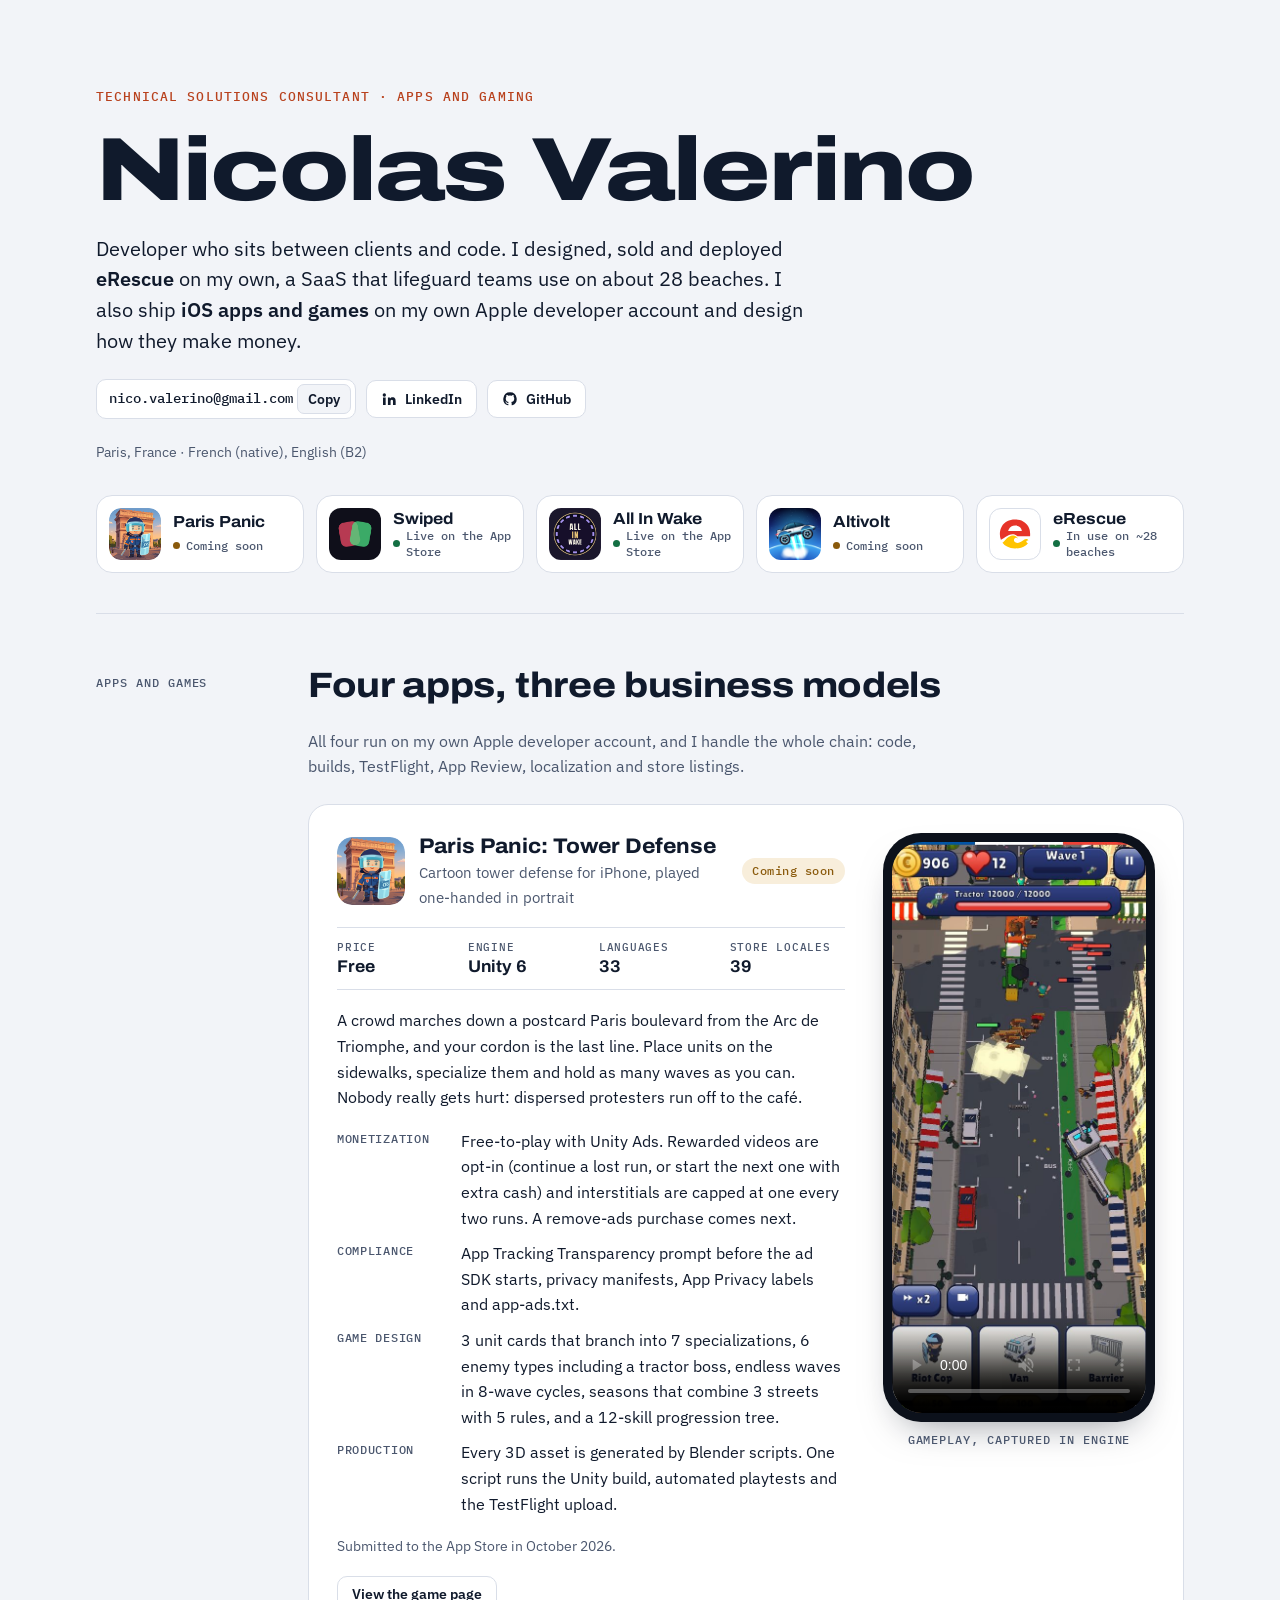
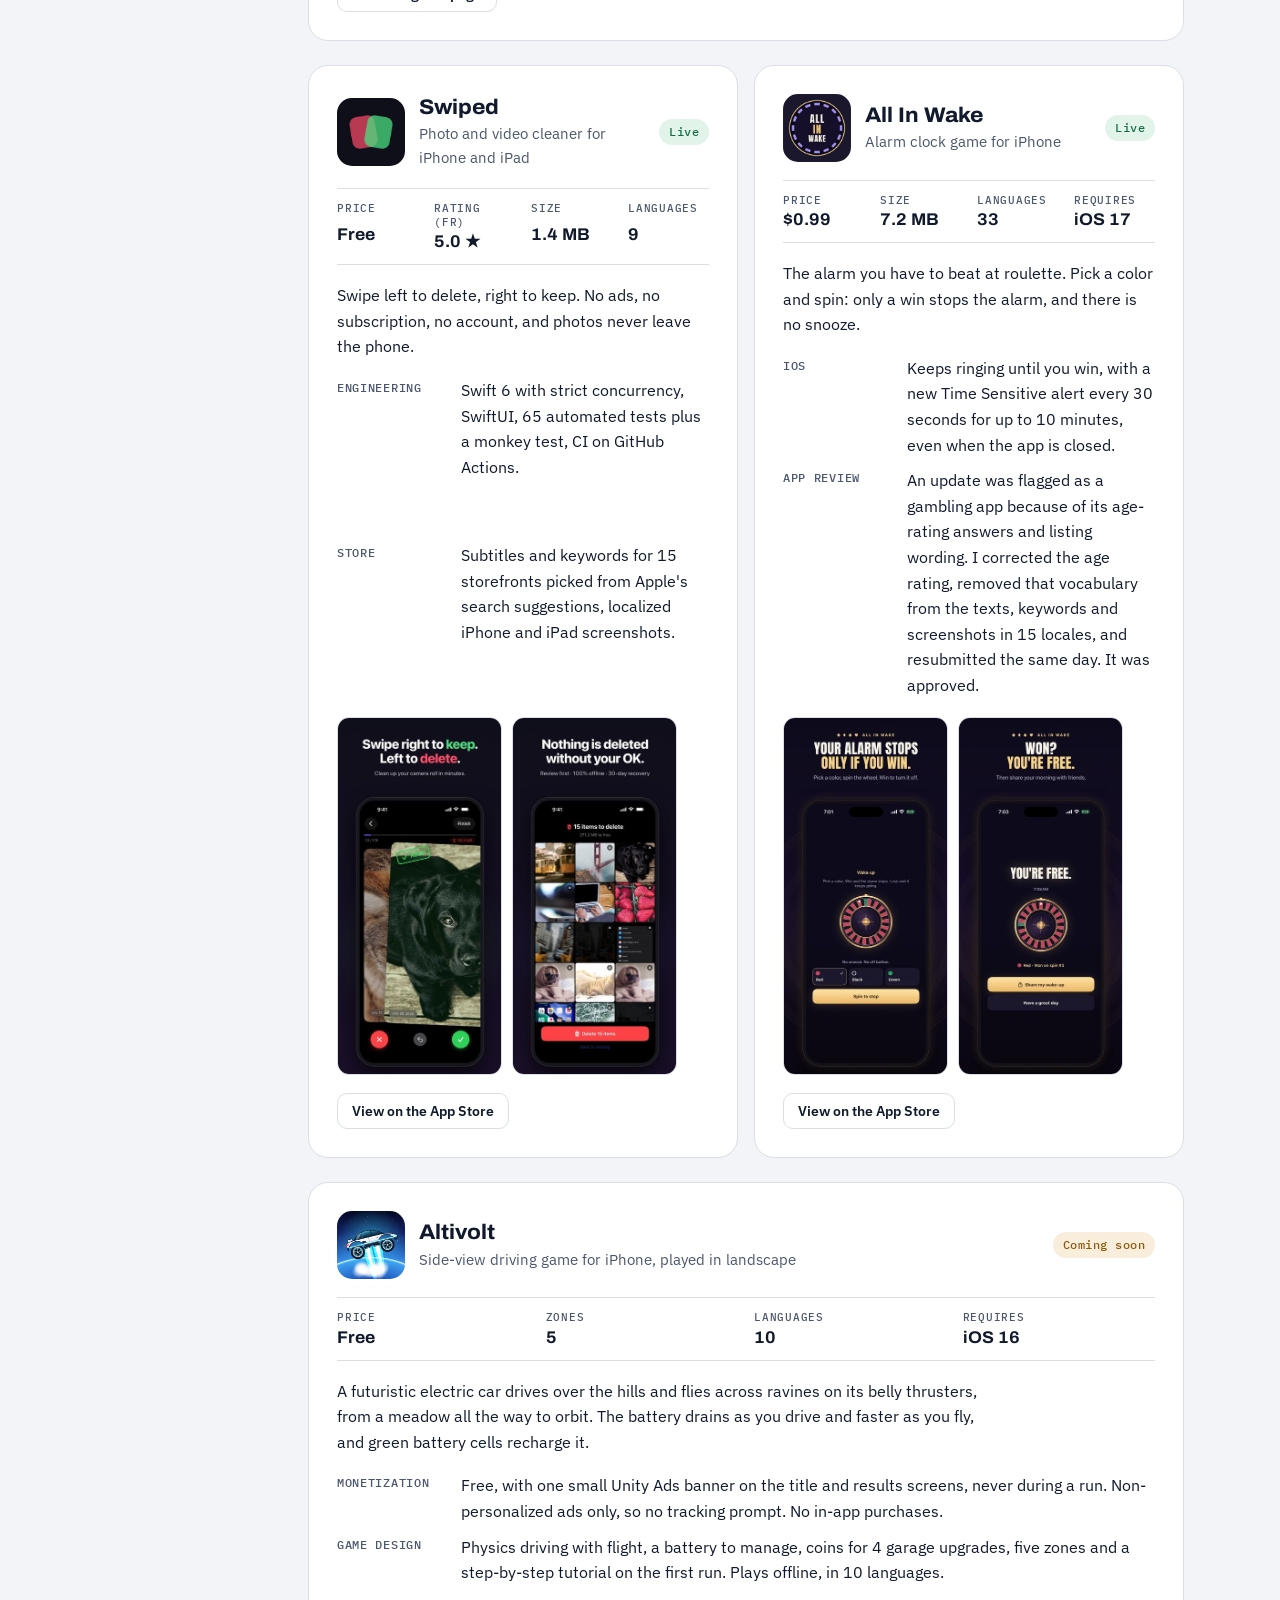
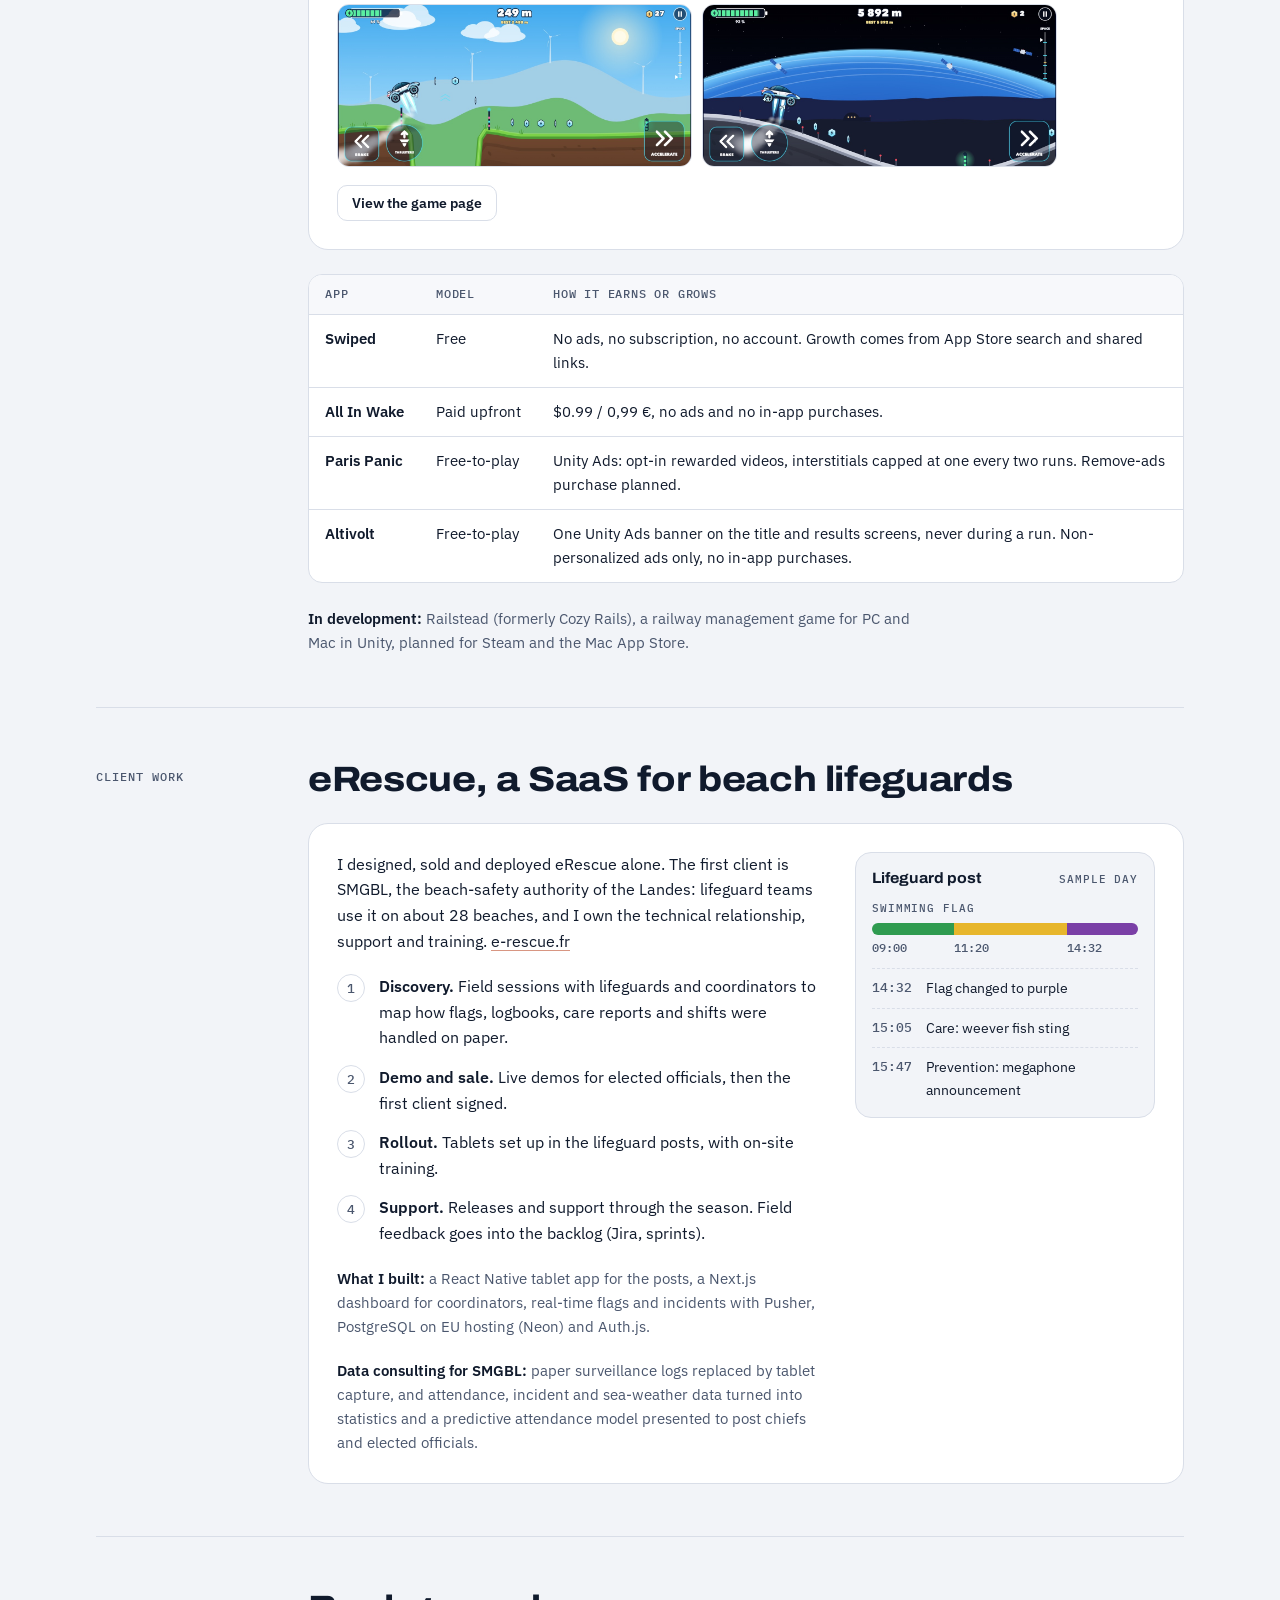
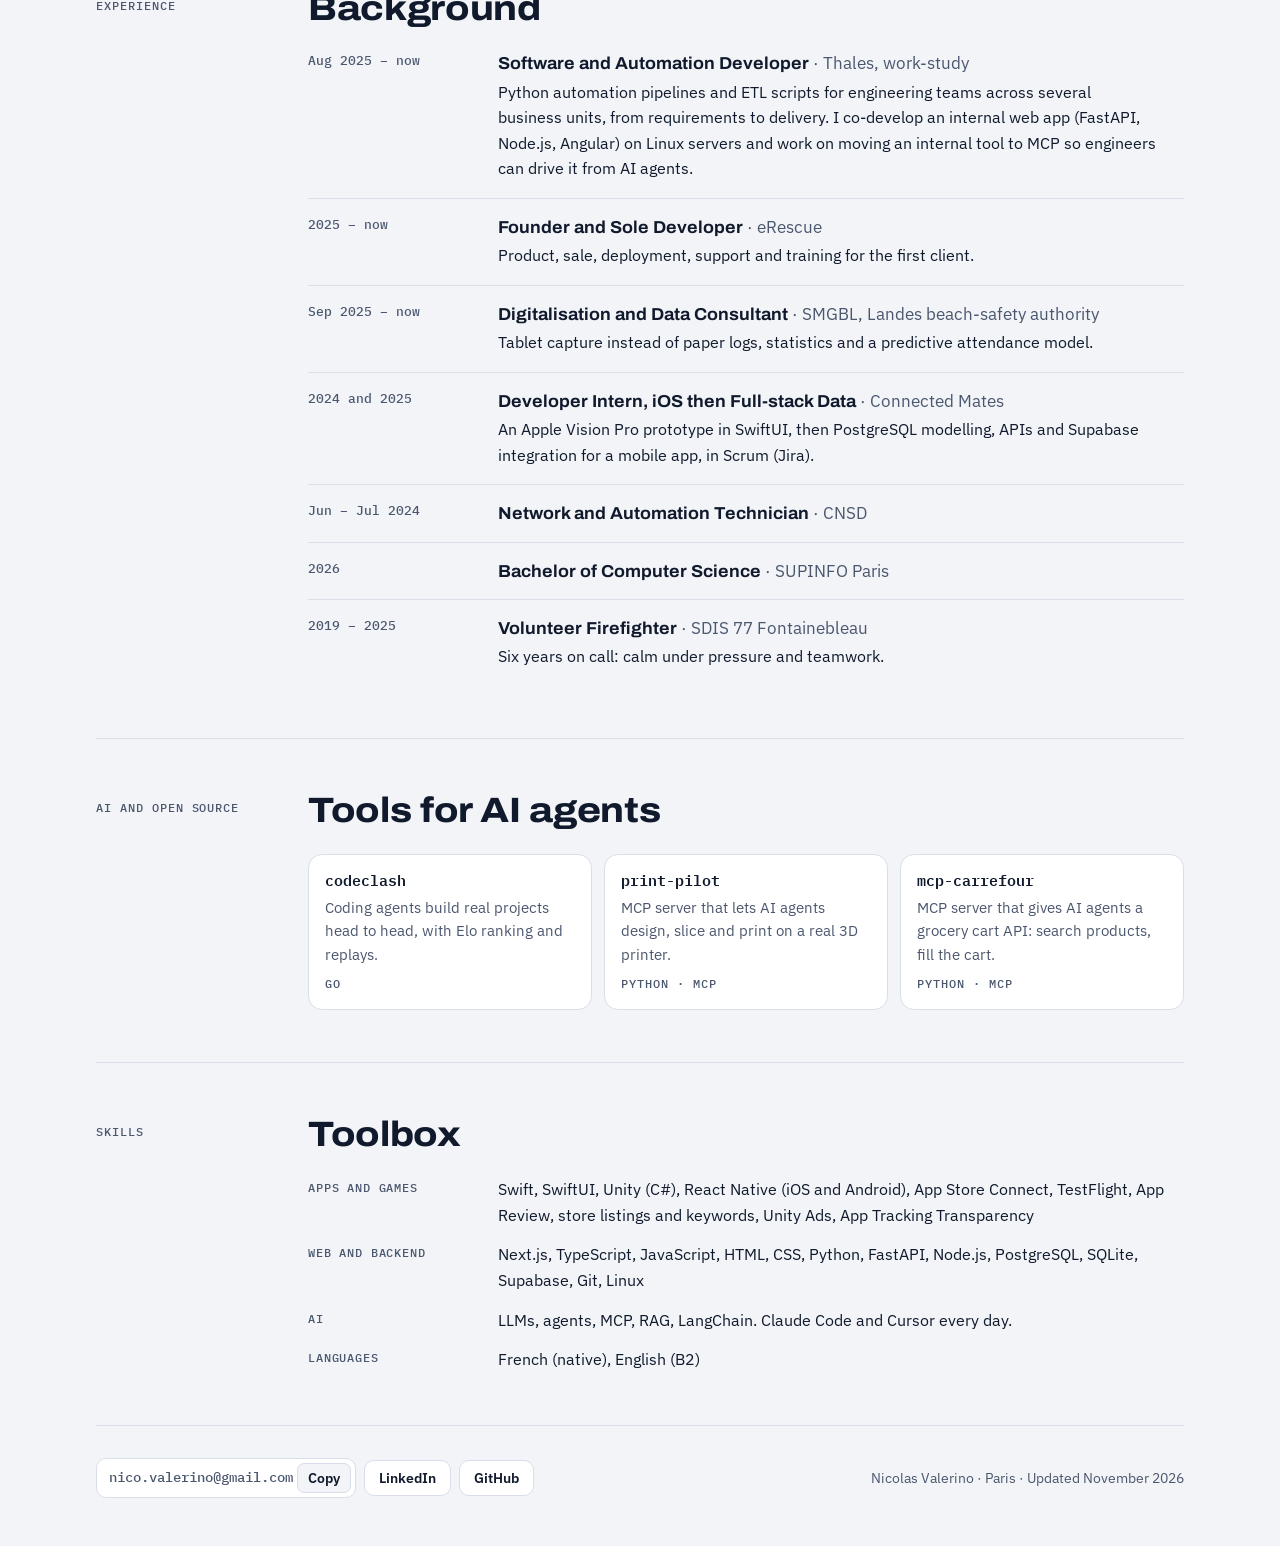
<file: index.html>
<!doctype html>
<html lang="en">
<head>
<meta charset="utf-8">
<meta name="viewport" content="width=device-width, initial-scale=1, viewport-fit=cover">
<title>Nicolas Valerino</title>
<link rel="canonical" href="https://nicovlr.github.io/">
<link rel="icon" href="data:image/svg+xml,%3Csvg%20xmlns%3D%27http%3A//www.w3.org/2000/svg%27%20viewBox%3D%270%200%2064%2064%27%3E%3Crect%20width%3D%2764%27%20height%3D%2764%27%20rx%3D%2714%27%20fill%3D%27%23101a2c%27/%3E%3Ctext%20x%3D%2732%27%20y%3D%2742%27%20text-anchor%3D%27middle%27%20font-family%3D%27Arial%2CHelvetica%2Csans-serif%27%20font-weight%3D%27800%27%20font-size%3D%2728%27%20fill%3D%27%23ff7c54%27%3ENV%3C/text%3E%3C/svg%3E">
<meta property="og:type" content="website">
<meta property="og:url" content="https://nicovlr.github.io/">
<meta property="og:title" content="Nicolas Valerino">
<meta property="og:description" content="Technical Solutions Consultant, Apps and Gaming. iOS apps and games on the App Store, and eRescue, a SaaS deployed for beach lifeguards.">
<meta property="og:image" content="https://nicovlr.github.io/assets/og.png">
<meta property="og:image:width" content="1200">
<meta property="og:image:height" content="630">
<meta name="twitter:card" content="summary_large_image">
<meta name="color-scheme" content="light dark">
<style>:root { padding-top: env(safe-area-inset-top, 0px); padding-bottom: env(safe-area-inset-bottom, 0px); } [hidden] { display: none !important; }</style>
<meta name="description" content="Nicolas Valerino, Technical Solutions Consultant for Apps and Gaming. iOS apps and games on the App Store, and eRescue, a SaaS deployed for beach lifeguards.">
<link rel="preconnect" href="https://fonts.googleapis.com">
<link rel="preconnect" href="https://fonts.gstatic.com" crossorigin>
<link rel="stylesheet" href="https://fonts.googleapis.com/css2?family=Archivo:wdth,wght@62..125,100..900&family=IBM+Plex+Mono:wght@400;500&family=IBM+Plex+Sans:ital,wght@0,400;0,500;0,600;1,400&display=swap">
<style>
/* Layout: a consultant's dossier. Identity and a dock of shipped products up top, then case files,
   each with a narrow mono label rail on wide screens. App cards borrow the App Store's info strip. */
:root {
  --paper: #f2f4f8;
  --surface: #ffffff;
  --ink: #101a2c;
  --ink-soft: #4b576e;
  --line: #d9dee8;
  --signal: #b8411d;
  --live: #136f43;
  --live-tint: #e2f3ea;
  --pending: #8a5a0c;
  --pending-tint: #f8eedb;
  --device: #0c111b;
  --icon-tile: #ffffff;
  --flag-green: #2f9b50;
  --flag-yellow: #e7b62c;
  --flag-red: #d6382a;
  --flag-purple: #7a3fa6;
  --display: "Archivo", "Helvetica Neue", Arial, sans-serif;
  --text: "IBM Plex Sans", -apple-system, "Segoe UI", Roboto, Helvetica, Arial, sans-serif;
  --mono: "IBM Plex Mono", ui-monospace, "SF Mono", Menlo, Consolas, monospace;
}
@media (prefers-color-scheme: dark) {
  :root:not([data-theme="light"]) {
    --paper: #0b1019; --surface: #121a27; --ink: #e8edf6; --ink-soft: #9ba7bd; --line: #243047;
    --signal: #ff7c54; --live: #47cf8f; --live-tint: #133022; --pending: #e7b24e; --pending-tint: #33270f;
    --device: #000000; color-scheme: dark;
  }
}
:root[data-theme="dark"] {
  --paper: #0b1019; --surface: #121a27; --ink: #e8edf6; --ink-soft: #9ba7bd; --line: #243047;
  --signal: #ff7c54; --live: #47cf8f; --live-tint: #133022; --pending: #e7b24e; --pending-tint: #33270f;
  --device: #000000; color-scheme: dark;
}

*, *::before, *::after { box-sizing: border-box; }
body { margin: 0; background: var(--paper); color: var(--ink); font: 400 16px/1.6 var(--text); -webkit-font-smoothing: antialiased; }
img, video { max-width: 100%; }
a { color: inherit; text-decoration-color: color-mix(in srgb, var(--signal) 55%, transparent); text-underline-offset: 3px; }
a:hover { color: var(--signal); }
:focus-visible { outline: 2px solid var(--signal); outline-offset: 3px; border-radius: 4px; }
h1, h2, h3 { font-family: var(--display); text-wrap: balance; margin: 0; }
p { margin: 0; }
ul, ol { margin: 0; padding: 0; }

.wrap {
  max-width: 1120px; margin: 0 auto;
  padding-left: max(16px, env(safe-area-inset-left, 0px));
  padding-right: max(16px, env(safe-area-inset-right, 0px));
  padding-block: 0 48px;
}
.label { font: 500 12px/1.4 var(--mono); letter-spacing: .08em; text-transform: uppercase; color: var(--ink-soft); }

/* ---------------------------------------------------------------- hero */
.hero { padding-block: clamp(40px, 7vw, 88px) 40px; display: grid; gap: 22px; }
.role { font: 500 12.5px/1.4 var(--mono); letter-spacing: .09em; text-transform: uppercase; color: var(--signal); }
.hero h1 { font-weight: 820; font-stretch: 125%; font-size: clamp(2.6rem, 1.3rem + 6.2vw, 5.6rem); line-height: .94; letter-spacing: -.02em; }
.lead { max-width: 60ch; font-size: clamp(1.06rem, 1rem + .35vw, 1.24rem); line-height: 1.55; }
.lead strong { font-weight: 600; }
.contact { display: flex; flex-wrap: wrap; align-items: center; gap: 10px; }
.mail { display: inline-flex; align-items: center; gap: 4px; border: 1px solid var(--line); background: var(--surface); border-radius: 10px; padding: 4px 4px 4px 12px; }
.mail span { font: 500 14px/1.2 var(--mono); user-select: all; }
.btn { font: 600 14px/1 var(--text); color: var(--ink); background: var(--surface); border: 1px solid var(--line); border-radius: 10px; padding: 10px 14px; text-decoration: none; cursor: pointer; display: inline-flex; align-items: center; gap: 8px; }
.btn:hover { border-color: var(--signal); color: var(--ink); }
.mail .btn { padding: 7px 10px; border-radius: 7px; background: var(--paper); }
.btn svg { width: 16px; height: 16px; fill: currentColor; flex: none; }
.where { color: var(--ink-soft); font-size: 14px; }

.dock { display: grid; grid-template-columns: repeat(5, minmax(0, 1fr)); gap: 12px; margin-top: 10px; }
.tile { display: grid; grid-template-columns: 52px minmax(0, 1fr); align-items: center; gap: 12px; padding: 12px; background: var(--surface); border: 1px solid var(--line); border-radius: 16px; text-decoration: none; }
.tile:hover { border-color: var(--signal); color: inherit; }
.tile img { width: 52px; height: 52px; border-radius: 12px; display: block; }
.tile .mark { width: 52px; height: 52px; border-radius: 12px; background: var(--icon-tile); border: 1px solid var(--line); display: grid; place-items: center; }
.tile .mark img { width: 34px; height: 34px; border-radius: 0; }
.tile b { display: block; font: 700 16px/1.2 var(--display); font-stretch: 108%; }
.status { display: inline-flex; align-items: center; gap: 6px; font: 500 12px/1.3 var(--mono); color: var(--ink-soft); }
.status::before { content: ""; width: 7px; height: 7px; border-radius: 50%; background: var(--live); flex: none; }
.status.soon::before { background: var(--pending); }

/* ---------------------------------------------------------------- sections */
.sec { display: grid; grid-template-columns: 180px minmax(0, 1fr); gap: 32px; padding-block: 52px; border-top: 1px solid var(--line); }
.sec > .label { padding-top: 9px; }
.body { display: grid; gap: 24px; min-width: 0; }
.sec h2 { font-weight: 760; font-stretch: 112%; font-size: clamp(1.6rem, 1.2rem + 1.4vw, 2.2rem); line-height: 1.1; letter-spacing: -.01em; }
.intro { max-width: 64ch; color: var(--ink-soft); }

/* App Store style cards */
.app { background: var(--surface); border: 1px solid var(--line); border-radius: 20px; padding: clamp(18px, 2.4vw, 28px); display: grid; gap: 18px; min-width: 0; }
.app-head { display: flex; flex-wrap: wrap; align-items: center; gap: 14px; }
.app-head > img { width: 68px; height: 68px; border-radius: 15px; flex: none; }
.app-title { display: grid; gap: 2px; min-width: 0; flex: 1 1 220px; }
.app-title h3 { font-weight: 740; font-stretch: 106%; font-size: 1.32rem; line-height: 1.2; }
.app-title p { color: var(--ink-soft); font-size: .95rem; }
.pill { font: 500 12px/1 var(--mono); letter-spacing: .04em; padding: 7px 10px; border-radius: 999px; background: var(--live-tint); color: var(--live); white-space: nowrap; }
.pill.soon { background: var(--pending-tint); color: var(--pending); }
.facts { display: grid; grid-template-columns: repeat(4, minmax(0, 1fr)); gap: 8px 16px; padding-block: 12px; border-block: 1px solid var(--line); margin: 0; }
.facts div { display: grid; gap: 2px; min-width: 0; }
.facts dt { font: 500 11px/1.3 var(--mono); letter-spacing: .07em; text-transform: uppercase; color: var(--ink-soft); }
.facts dd { margin: 0; font: 680 1.06rem/1.25 var(--display); font-stretch: 104%; font-variant-numeric: tabular-nums; }
.desc { max-width: 66ch; }
.points { list-style: none; display: grid; gap: 10px; }
.points li { display: grid; grid-template-columns: 112px minmax(0, 1fr); gap: 12px; }
.points li > span:first-child { font: 500 11.5px/1.75 var(--mono); letter-spacing: .06em; text-transform: uppercase; color: var(--ink-soft); }
.store { justify-self: start; }

.featured { grid-template-columns: minmax(0, 1fr) 272px; column-gap: clamp(20px, 3vw, 40px); align-items: start; }
.featured > .main { display: grid; gap: 18px; min-width: 0; }
.featured .note { font-size: 14px; color: var(--ink-soft); }
.phone { width: min(100%, 272px); aspect-ratio: 780 / 1688; background: var(--device); border-radius: 38px; padding: 9px; box-shadow: 0 18px 40px -22px rgba(8, 14, 30, .55); }
.phone video, .phone img { width: 100%; height: 100%; object-fit: cover; border-radius: 30px; display: block; background: var(--device); }
.media { display: grid; gap: 10px; justify-items: center; }
.media .label { text-align: center; }

.pair { display: grid; grid-template-columns: repeat(2, minmax(0, 1fr)); gap: 16px; }
.pair .app { grid-template-rows: auto auto auto 1fr auto auto; }
.shots { display: grid; grid-template-columns: repeat(2, minmax(0, 1fr)); gap: 10px; max-width: 340px; }
.shots img { width: 100%; height: auto; aspect-ratio: 598 / 1300; object-fit: cover; border-radius: 12px; border: 1px solid var(--line); display: block; }
.shots.wide { max-width: 720px; }
.shots.wide img { aspect-ratio: 1280 / 589; }

.more { color: var(--ink-soft); font-size: 15px; max-width: 70ch; }
.more b { color: var(--ink); font-weight: 600; }

/* business models table */
.table-wrap { overflow-x: auto; border: 1px solid var(--line); border-radius: 14px; background: var(--surface); }
table { border-collapse: collapse; width: 100%; min-width: 560px; font-size: 15px; }
th, td { text-align: left; padding: 12px 16px; vertical-align: top; border-bottom: 1px solid var(--line); }
tr:last-child td { border-bottom: 0; }
th { font: 500 11.5px/1.3 var(--mono); letter-spacing: .07em; text-transform: uppercase; color: var(--ink-soft); background: color-mix(in srgb, var(--paper) 60%, var(--surface)); }
td:first-child { font-weight: 600; white-space: nowrap; }
td:nth-child(2) { white-space: nowrap; }

/* eRescue case */
.case { background: var(--surface); border: 1px solid var(--line); border-radius: 20px; padding: clamp(18px, 2.4vw, 28px); display: grid; grid-template-columns: minmax(0, 1fr) 300px; gap: clamp(20px, 3vw, 40px); align-items: start; }
.case .main { display: grid; gap: 20px; min-width: 0; }
.steps { list-style: none; display: grid; gap: 14px; counter-reset: step; }
.steps li { display: grid; grid-template-columns: 30px minmax(0, 1fr); gap: 12px; counter-increment: step; }
.steps li::before { content: counter(step); width: 28px; height: 28px; border-radius: 50%; border: 1px solid var(--line); display: grid; place-items: center; font: 500 13px/1 var(--mono); color: var(--ink-soft); }
.steps b { font-weight: 600; }
.stack { font-size: 15px; color: var(--ink-soft); }
.stack b { color: var(--ink); font-weight: 600; }

.logbook { border: 1px solid var(--line); border-radius: 16px; padding: 16px; display: grid; gap: 14px; background: var(--paper); }
.logbook header { display: flex; justify-content: space-between; align-items: baseline; gap: 8px; }
.logbook header b { font: 700 15px/1.2 var(--display); font-stretch: 106%; }
.flags { display: grid; gap: 6px; }
.flagbar { display: grid; grid-template-columns: 2.3fr 3.2fr 2fr; height: 12px; border-radius: 6px; overflow: hidden; }
.flagbar i { display: block; }
.flagbar i:nth-child(1) { background: var(--flag-green); }
.flagbar i:nth-child(2) { background: var(--flag-yellow); }
.flagbar i:nth-child(3) { background: var(--flag-purple); }
.flagtimes { display: grid; grid-template-columns: 2.3fr 3.2fr 2fr; font: 500 11.5px/1.2 var(--mono); color: var(--ink-soft); font-variant-numeric: tabular-nums; }
.entries { list-style: none; display: grid; gap: 8px; font-size: 14px; }
.entries li { display: grid; grid-template-columns: 46px minmax(0, 1fr); gap: 8px; padding-top: 8px; border-top: 1px dashed var(--line); }
.entries time { font: 500 12.5px/1.6 var(--mono); color: var(--ink-soft); font-variant-numeric: tabular-nums; }
.logbook .label { font-size: 11px; }

/* experience */
.roles { list-style: none; display: grid; gap: 0; }
.roles li { display: grid; grid-template-columns: 170px minmax(0, 1fr); gap: 20px; padding-block: 16px; border-top: 1px solid var(--line); }
.roles li:first-child { border-top: 0; padding-top: 0; }
.roles time { font: 500 13px/1.6 var(--mono); color: var(--ink-soft); font-variant-numeric: tabular-nums; }
.roles h3 { font: 680 1.08rem/1.35 var(--display); font-stretch: 104%; }
.roles h3 span { font-family: var(--text); font-weight: 400; color: var(--ink-soft); }
.roles p { margin-top: 4px; max-width: 66ch; }

/* open source */
.repos { display: grid; grid-template-columns: repeat(auto-fit, minmax(220px, 1fr)); gap: 12px; }
.repo { display: grid; gap: 6px; align-content: start; padding: 16px; border: 1px solid var(--line); border-radius: 14px; background: var(--surface); text-decoration: none; }
.repo:hover { border-color: var(--signal); color: inherit; }
.repo b { font: 600 15px/1.3 var(--mono); }
.repo p { font-size: 14.5px; color: var(--ink-soft); }
.repo .label { margin-top: 4px; }

/* skills */
.skills { display: grid; gap: 14px; margin: 0; }
.skills div { display: grid; grid-template-columns: 170px minmax(0, 1fr); gap: 20px; }
.skills dt { font: 500 12px/1.9 var(--mono); letter-spacing: .07em; text-transform: uppercase; color: var(--ink-soft); }
.skills dd { margin: 0; }

footer.end { border-top: 1px solid var(--line); padding-block: 32px 0; display: flex; flex-wrap: wrap; gap: 14px 24px; align-items: center; justify-content: space-between; color: var(--ink-soft); font-size: 14px; }
footer.end .contact { gap: 8px; }

@media (max-width: 1100px) {
  .dock { grid-template-columns: repeat(3, minmax(0, 1fr)); }
}
@media (max-width: 960px) {
  .dock { grid-template-columns: repeat(2, minmax(0, 1fr)); }
  .dock > :last-child:nth-child(odd) { grid-column: 1 / -1; }
  .pair { grid-template-columns: minmax(0, 1fr); }
}
@media (max-width: 860px) {
  .sec { grid-template-columns: minmax(0, 1fr); gap: 14px; padding-block: 40px; }
  .sec > .label { padding-top: 0; }
  .featured, .case { grid-template-columns: minmax(0, 1fr); }
  .media { justify-self: center; }
  .logbook { max-width: 420px; }
}
@media (max-width: 560px) {
  .dock { grid-template-columns: minmax(0, 1fr); }
  .facts { grid-template-columns: repeat(2, minmax(0, 1fr)); }
  .shots.wide { grid-template-columns: minmax(0, 1fr); }
  .points li, .roles li, .skills div { grid-template-columns: minmax(0, 1fr); gap: 2px; }
  .mail span { font-size: 13px; }
}
@media (prefers-reduced-motion: reduce) {
  * { scroll-behavior: auto !important; transition: none !important; }
}
</style>
</head>
<body>
<div class="wrap">
  <header class="hero">
    <p class="role">Technical Solutions Consultant · Apps and Gaming</p>
    <h1>Nicolas Valerino</h1>
    <p class="lead">Developer who sits between clients and code. I designed, sold and deployed <strong>eRescue</strong> on my own, a SaaS that lifeguard teams use on about 28 beaches. I also ship <strong>iOS apps and games</strong> on my own Apple developer account and design how they make money.</p>
    <div class="contact">
      <div class="mail"><span id="email">nico.valerino@gmail.com</span><button class="btn" type="button" id="copy-email" data-copy="nico.valerino@gmail.com" aria-controls="email">Copy</button></div>
      <a class="btn" href="https://www.linkedin.com/in/nico-vlr123" target="_blank" rel="noopener"><svg viewBox="0 0 24 24" aria-hidden="true"><path d="M4.98 3.5A2.5 2.5 0 1 1 5 8.5a2.5 2.5 0 0 1-.02-5ZM3 9.75h4V21H3V9.75Zm6.5 0h3.83v1.54h.06c.53-1 1.84-2.06 3.79-2.06 4.05 0 4.8 2.67 4.8 6.13V21h-4v-5.02c0-1.2-.02-2.74-1.67-2.74-1.67 0-1.93 1.3-1.93 2.65V21h-4V9.75Z"/></svg>LinkedIn</a>
      <a class="btn" href="https://github.com/nicovlr" target="_blank" rel="noopener"><svg viewBox="0 0 24 24" aria-hidden="true"><path d="M12 2a10 10 0 0 0-3.16 19.49c.5.09.68-.22.68-.48v-1.7c-2.78.6-3.37-1.34-3.37-1.34-.46-1.16-1.11-1.47-1.11-1.47-.91-.62.07-.6.07-.6 1 .07 1.53 1.03 1.53 1.03.9 1.52 2.34 1.08 2.91.83.09-.65.35-1.09.63-1.34-2.22-.25-4.55-1.11-4.55-4.94 0-1.09.39-1.98 1.03-2.68-.1-.25-.45-1.27.1-2.65 0 0 .84-.27 2.75 1.02a9.58 9.58 0 0 1 5 0c1.91-1.29 2.75-1.02 2.75-1.02.55 1.38.2 2.4.1 2.65.64.7 1.03 1.59 1.03 2.68 0 3.84-2.34 4.68-4.57 4.93.36.31.68.92.68 1.85v2.74c0 .27.18.58.69.48A10 10 0 0 0 12 2Z"/></svg>GitHub</a>
    </div>
    <p class="where">Paris, France · French (native), English (B2)</p>

    <nav class="dock" aria-label="Products">
      <a class="tile" href="#paris-panic"><img src="assets/paris-panic-icon.png" alt="" width="52" height="52"><span><b>Paris Panic</b><span class="status soon">Coming soon</span></span></a>
      <a class="tile" href="#swiped"><img src="assets/swiped-icon.png" alt="" width="52" height="52"><span><b>Swiped</b><span class="status">Live on the App Store</span></span></a>
      <a class="tile" href="#all-in-wake"><img src="assets/all-in-wake-icon.png" alt="" width="52" height="52"><span><b>All In Wake</b><span class="status">Live on the App Store</span></span></a>
      <a class="tile" href="#altivolt"><img src="assets/altivolt-icon.png" alt="" width="52" height="52"><span><b>Altivolt</b><span class="status soon">Coming soon</span></span></a>
      <a class="tile" href="#erescue"><span class="mark"><img src="assets/erescue-icon.svg" alt="" width="34" height="34"></span><span><b>eRescue</b><span class="status">In use on ~28 beaches</span></span></a>
    </nav>
  </header>

  <section class="sec" id="apps" aria-labelledby="apps-title">
    <p class="label">Apps and games</p>
    <div class="body">
      <h2 id="apps-title">Four apps, three business models</h2>
      <p class="intro">All four run on my own Apple developer account, and I handle the whole chain: code, builds, TestFlight, App Review, localization and store listings.</p>

      <article class="app featured" id="paris-panic">
        <div class="main">
          <div class="app-head">
            <img src="assets/paris-panic-icon.png" alt="Paris Panic icon" width="68" height="68">
            <div class="app-title"><h3>Paris Panic: Tower Defense</h3><p>Cartoon tower defense for iPhone, played one-handed in portrait</p></div>
            <span class="pill soon">Coming soon</span>
          </div>
          <dl class="facts">
            <div><dt>Price</dt><dd>Free</dd></div>
            <div><dt>Engine</dt><dd>Unity 6</dd></div>
            <div><dt>Languages</dt><dd>33</dd></div>
            <div><dt>Store locales</dt><dd>39</dd></div>
          </dl>
          <p class="desc">A crowd marches down a postcard Paris boulevard from the Arc de Triomphe, and your cordon is the last line. Place units on the sidewalks, specialize them and hold as many waves as you can. Nobody really gets hurt: dispersed protesters run off to the café.</p>
          <ul class="points">
            <li><span>Monetization</span><span>Free-to-play with Unity Ads. Rewarded videos are opt-in (continue a lost run, or start the next one with extra cash) and interstitials are capped at one every two runs. A remove-ads purchase comes next.</span></li>
            <li><span>Compliance</span><span>App Tracking Transparency prompt before the ad SDK starts, privacy manifests, App Privacy labels and app-ads.txt.</span></li>
            <li><span>Game design</span><span>3 unit cards that branch into 7 specializations, 6 enemy types including a tractor boss, endless waves in 8-wave cycles, seasons that combine 3 streets with 5 rules, and a 12-skill progression tree.</span></li>
            <li><span>Production</span><span>Every 3D asset is generated by Blender scripts. One script runs the Unity build, automated playtests and the TestFlight upload.</span></li>
          </ul>
          <p class="note">Submitted to the App Store in October 2026.</p>
          <a class="btn store" href="paris-panic/">View the game page</a>
        </div>
        <figure class="media" style="margin:0">
          <div class="phone"><video id="gameplay" src="assets/paris-panic-gameplay.mp4" poster="assets/paris-panic-poster.jpg" autoplay muted loop playsinline preload="metadata" aria-label="Paris Panic gameplay: placing riot police units, choosing the tear gas specialty, then the crowd and a tractor meeting the defense"></video></div>
          <figcaption class="label">Gameplay, captured in engine</figcaption>
        </figure>
      </article>

      <div class="pair">
        <article class="app" id="swiped">
          <div class="app-head">
            <img src="assets/swiped-icon.png" alt="Swiped icon" width="68" height="68">
            <div class="app-title"><h3>Swiped</h3><p>Photo and video cleaner for iPhone and iPad</p></div>
            <span class="pill">Live</span>
          </div>
          <dl class="facts">
            <div><dt>Price</dt><dd>Free</dd></div>
            <div><dt>Rating (FR)</dt><dd>5.0 ★</dd></div>
            <div><dt>Size</dt><dd>1.4 MB</dd></div>
            <div><dt>Languages</dt><dd>9</dd></div>
          </dl>
          <p class="desc">Swipe left to delete, right to keep. No ads, no subscription, no account, and photos never leave the phone.</p>
          <ul class="points">
            <li><span>Engineering</span><span>Swift 6 with strict concurrency, SwiftUI, 65 automated tests plus a monkey test, CI on GitHub Actions.</span></li>
            <li><span>Store</span><span>Subtitles and keywords for 15 storefronts picked from Apple's search suggestions, localized iPhone and iPad screenshots.</span></li>
          </ul>
          <div class="shots"><img src="assets/swiped-1.jpg" alt="Swiped screenshot: swipe right to keep, left to delete" loading="lazy" width="360" height="783"><img src="assets/swiped-2.jpg" alt="Swiped screenshot: review the photos before deleting them" loading="lazy" width="360" height="783"></div>
          <a class="btn store" href="https://apps.apple.com/us/app/swiped-photo-video-cleaner/id6761209879" target="_blank" rel="noopener">View on the App Store</a>
        </article>

        <article class="app" id="all-in-wake">
          <div class="app-head">
            <img src="assets/all-in-wake-icon.png" alt="All In Wake icon" width="68" height="68">
            <div class="app-title"><h3>All In Wake</h3><p>Alarm clock game for iPhone</p></div>
            <span class="pill">Live</span>
          </div>
          <dl class="facts">
            <div><dt>Price</dt><dd>$0.99</dd></div>
            <div><dt>Size</dt><dd>7.2 MB</dd></div>
            <div><dt>Languages</dt><dd>33</dd></div>
            <div><dt>Requires</dt><dd>iOS 17</dd></div>
          </dl>
          <p class="desc">The alarm you have to beat at roulette. Pick a color and spin: only a win stops the alarm, and there is no snooze.</p>
          <ul class="points">
            <li><span>iOS</span><span>Keeps ringing until you win, with a new Time Sensitive alert every 30 seconds for up to 10 minutes, even when the app is closed.</span></li>
            <li><span>App Review</span><span>An update was flagged as a gambling app because of its age-rating answers and listing wording. I corrected the age rating, removed that vocabulary from the texts, keywords and screenshots in 15 locales, and resubmitted the same day. It was approved.</span></li>
          </ul>
          <div class="shots"><img src="assets/all-in-wake-1.jpg" alt="All In Wake screenshot: the alarm stops only if you win" loading="lazy" width="360" height="783"><img src="assets/all-in-wake-2.jpg" alt="All In Wake screenshot: the win screen" loading="lazy" width="360" height="783"></div>
          <a class="btn store" href="https://apps.apple.com/us/app/all-in-wake-roulette-alarm/id6819051677" target="_blank" rel="noopener">View on the App Store</a>
        </article>
      </div>

      <article class="app" id="altivolt">
        <div class="app-head">
          <img src="assets/altivolt-icon.png" alt="Altivolt icon" width="68" height="68">
          <div class="app-title"><h3>Altivolt</h3><p>Side-view driving game for iPhone, played in landscape</p></div>
          <span class="pill soon">Coming soon</span>
        </div>
        <dl class="facts">
          <div><dt>Price</dt><dd>Free</dd></div>
          <div><dt>Zones</dt><dd>5</dd></div>
          <div><dt>Languages</dt><dd>10</dd></div>
          <div><dt>Requires</dt><dd>iOS 16</dd></div>
        </dl>
        <p class="desc">A futuristic electric car drives over the hills and flies across ravines on its belly thrusters, from a meadow all the way to orbit. The battery drains as you drive and faster as you fly, and green battery cells recharge it.</p>
        <ul class="points">
          <li><span>Monetization</span><span>Free, with one small Unity Ads banner on the title and results screens, never during a run. Non-personalized ads only, so no tracking prompt. No in-app purchases.</span></li>
          <li><span>Game design</span><span>Physics driving with flight, a battery to manage, coins for 4 garage upgrades, five zones and a step-by-step tutorial on the first run. Plays offline, in 10 languages.</span></li>
        </ul>
        <div class="shots wide"><img src="altivolt/shot-1.jpg" alt="Altivolt screenshot: the car flies over a ravine on its thrusters" loading="lazy" width="1280" height="589"><img src="altivolt/shot-3.jpg" alt="Altivolt screenshot: the car flies in orbit" loading="lazy" width="1280" height="589"></div>
        <a class="btn store" href="altivolt/">View the game page</a>
      </article>

      <div class="table-wrap">
        <table>
          <thead><tr><th scope="col">App</th><th scope="col">Model</th><th scope="col">How it earns or grows</th></tr></thead>
          <tbody>
            <tr><td>Swiped</td><td>Free</td><td>No ads, no subscription, no account. Growth comes from App Store search and shared links.</td></tr>
            <tr><td>All In Wake</td><td>Paid upfront</td><td>$0.99 / 0,99 €, no ads and no in-app purchases.</td></tr>
            <tr><td>Paris Panic</td><td>Free-to-play</td><td>Unity Ads: opt-in rewarded videos, interstitials capped at one every two runs. Remove-ads purchase planned.</td></tr>
            <tr><td>Altivolt</td><td>Free-to-play</td><td>One Unity Ads banner on the title and results screens, never during a run. Non-personalized ads only, no in-app purchases.</td></tr>
          </tbody>
        </table>
      </div>

      <p class="more"><b>In development:</b> Railstead (formerly Cozy Rails), a railway management game for PC and Mac in Unity, planned for Steam and the Mac App Store.</p>
    </div>
  </section>

  <section class="sec" id="erescue" aria-labelledby="erescue-title">
    <p class="label">Client work</p>
    <div class="body">
      <h2 id="erescue-title">eRescue, a SaaS for beach lifeguards</h2>
      <article class="case">
        <div class="main">
          <p class="desc">I designed, sold and deployed eRescue alone. The first client is SMGBL, the beach-safety authority of the Landes: lifeguard teams use it on about 28 beaches, and I own the technical relationship, support and training. <a href="https://e-rescue.fr" target="_blank" rel="noopener">e-rescue.fr</a></p>
          <ol class="steps">
            <li><span><b>Discovery.</b> Field sessions with lifeguards and coordinators to map how flags, logbooks, care reports and shifts were handled on paper.</span></li>
            <li><span><b>Demo and sale.</b> Live demos for elected officials, then the first client signed.</span></li>
            <li><span><b>Rollout.</b> Tablets set up in the lifeguard posts, with on-site training.</span></li>
            <li><span><b>Support.</b> Releases and support through the season. Field feedback goes into the backlog (Jira, sprints).</span></li>
          </ol>
          <p class="stack"><b>What I built:</b> a React Native tablet app for the posts, a Next.js dashboard for coordinators, real-time flags and incidents with Pusher, PostgreSQL on EU hosting (Neon) and Auth.js.</p>
          <p class="stack"><b>Data consulting for SMGBL:</b> paper surveillance logs replaced by tablet capture, and attendance, incident and sea-weather data turned into statistics and a predictive attendance model presented to post chiefs and elected officials.</p>
        </div>
        <aside class="logbook" aria-label="Sample of the tablet logbook">
          <header><b>Lifeguard post</b><span class="label">Sample day</span></header>
          <div class="flags">
            <span class="label">Swimming flag</span>
            <div class="flagbar" role="img" aria-label="Green flag at 09:00, yellow at 11:20, purple at 14:32"><i></i><i></i><i></i></div>
            <div class="flagtimes"><span>09:00</span><span>11:20</span><span>14:32</span></div>
          </div>
          <ul class="entries">
            <li><time>14:32</time><span>Flag changed to purple</span></li>
            <li><time>15:05</time><span>Care: weever fish sting</span></li>
            <li><time>15:47</time><span>Prevention: megaphone announcement</span></li>
          </ul>
        </aside>
      </article>
    </div>
  </section>

  <section class="sec" id="experience" aria-labelledby="experience-title">
    <p class="label">Experience</p>
    <div class="body">
      <h2 id="experience-title">Background</h2>
      <ul class="roles">
        <li><time>Aug 2025 – now</time><div><h3>Software and Automation Developer <span>· Thales, work-study</span></h3><p>Python automation pipelines and ETL scripts for engineering teams across several business units, from requirements to delivery. I co-develop an internal web app (FastAPI, Node.js, Angular) on Linux servers and work on moving an internal tool to MCP so engineers can drive it from AI agents.</p></div></li>
        <li><time>2025 – now</time><div><h3>Founder and Sole Developer <span>· eRescue</span></h3><p>Product, sale, deployment, support and training for the first client.</p></div></li>
        <li><time>Sep 2025 – now</time><div><h3>Digitalisation and Data Consultant <span>· SMGBL, Landes beach-safety authority</span></h3><p>Tablet capture instead of paper logs, statistics and a predictive attendance model.</p></div></li>
        <li><time>2024 and 2025</time><div><h3>Developer Intern, iOS then Full-stack Data <span>· Connected Mates</span></h3><p>An Apple Vision Pro prototype in SwiftUI, then PostgreSQL modelling, APIs and Supabase integration for a mobile app, in Scrum (Jira).</p></div></li>
        <li><time>Jun – Jul 2024</time><div><h3>Network and Automation Technician <span>· CNSD</span></h3></div></li>
        <li><time>2026</time><div><h3>Bachelor of Computer Science <span>· SUPINFO Paris</span></h3></div></li>
        <li><time>2019 – 2025</time><div><h3>Volunteer Firefighter <span>· SDIS 77 Fontainebleau</span></h3><p>Six years on call: calm under pressure and teamwork.</p></div></li>
      </ul>
    </div>
  </section>

  <section class="sec" id="open-source" aria-labelledby="oss-title">
    <p class="label">AI and open source</p>
    <div class="body">
      <h2 id="oss-title">Tools for AI agents</h2>
      <div class="repos">
        <a class="repo" href="https://github.com/nicovlr/codeclash" target="_blank" rel="noopener"><b>codeclash</b><p>Coding agents build real projects head to head, with Elo ranking and replays.</p><span class="label">Go</span></a>
        <a class="repo" href="https://github.com/nicovlr/print-pilot" target="_blank" rel="noopener"><b>print-pilot</b><p>MCP server that lets AI agents design, slice and print on a real 3D printer.</p><span class="label">Python · MCP</span></a>
        <a class="repo" href="https://github.com/nicovlr/mcp-carrefour" target="_blank" rel="noopener"><b>mcp-carrefour</b><p>MCP server that gives AI agents a grocery cart API: search products, fill the cart.</p><span class="label">Python · MCP</span></a>
      </div>
    </div>
  </section>

  <section class="sec" id="skills" aria-labelledby="skills-title">
    <p class="label">Skills</p>
    <div class="body">
      <h2 id="skills-title">Toolbox</h2>
      <dl class="skills">
        <div><dt>Apps and games</dt><dd>Swift, SwiftUI, Unity (C#), React Native (iOS and Android), App Store Connect, TestFlight, App Review, store listings and keywords, Unity Ads, App Tracking Transparency</dd></div>
        <div><dt>Web and backend</dt><dd>Next.js, TypeScript, JavaScript, HTML, CSS, Python, FastAPI, Node.js, PostgreSQL, SQLite, Supabase, Git, Linux</dd></div>
        <div><dt>AI</dt><dd>LLMs, agents, MCP, RAG, LangChain. Claude Code and Cursor every day.</dd></div>
        <div><dt>Languages</dt><dd>French (native), English (B2)</dd></div>
      </dl>
    </div>
  </section>

  <footer class="end">
    <div class="contact">
      <div class="mail"><span id="email-2">nico.valerino@gmail.com</span><button class="btn" type="button" id="copy-email-2" data-copy="nico.valerino@gmail.com" aria-controls="email-2">Copy</button></div>
      <a class="btn" href="https://www.linkedin.com/in/nico-vlr123" target="_blank" rel="noopener">LinkedIn</a>
      <a class="btn" href="https://github.com/nicovlr" target="_blank" rel="noopener">GitHub</a>
    </div>
    <span>Nicolas Valerino · Paris · Updated November 2026</span>
  </footer>
</div>

<script>
(() => {
  document.querySelectorAll('[data-copy]').forEach((button) => {
    button.addEventListener('click', () => {
      const reset = (label) => setTimeout(() => { button.textContent = label; }, 1800);
      const select = () => {
        const el = document.getElementById(button.getAttribute('aria-controls'));
        if (!el) return;
        const range = document.createRange(); range.selectNodeContents(el);
        const sel = window.getSelection(); sel.removeAllRanges(); sel.addRange(range);
        button.textContent = 'Selected'; reset('Copy');
      };
      try {
        navigator.clipboard.writeText(button.dataset.copy).then(() => { button.textContent = 'Copied'; reset('Copy'); }, select);
      } catch (e) { select(); }
    });
  });
  const video = document.getElementById('gameplay');
  if (video) {
    const mq = window.matchMedia('(prefers-reduced-motion: reduce)');
    const apply = () => {
      if (mq.matches) { video.pause(); video.controls = true; }
      else { const p = video.play(); if (p && p.catch) p.catch(() => { video.controls = true; }); }
    };
    apply();
    if (mq.addEventListener) mq.addEventListener('change', apply);
  }
})();
</script>
</body>
</html>
</file>
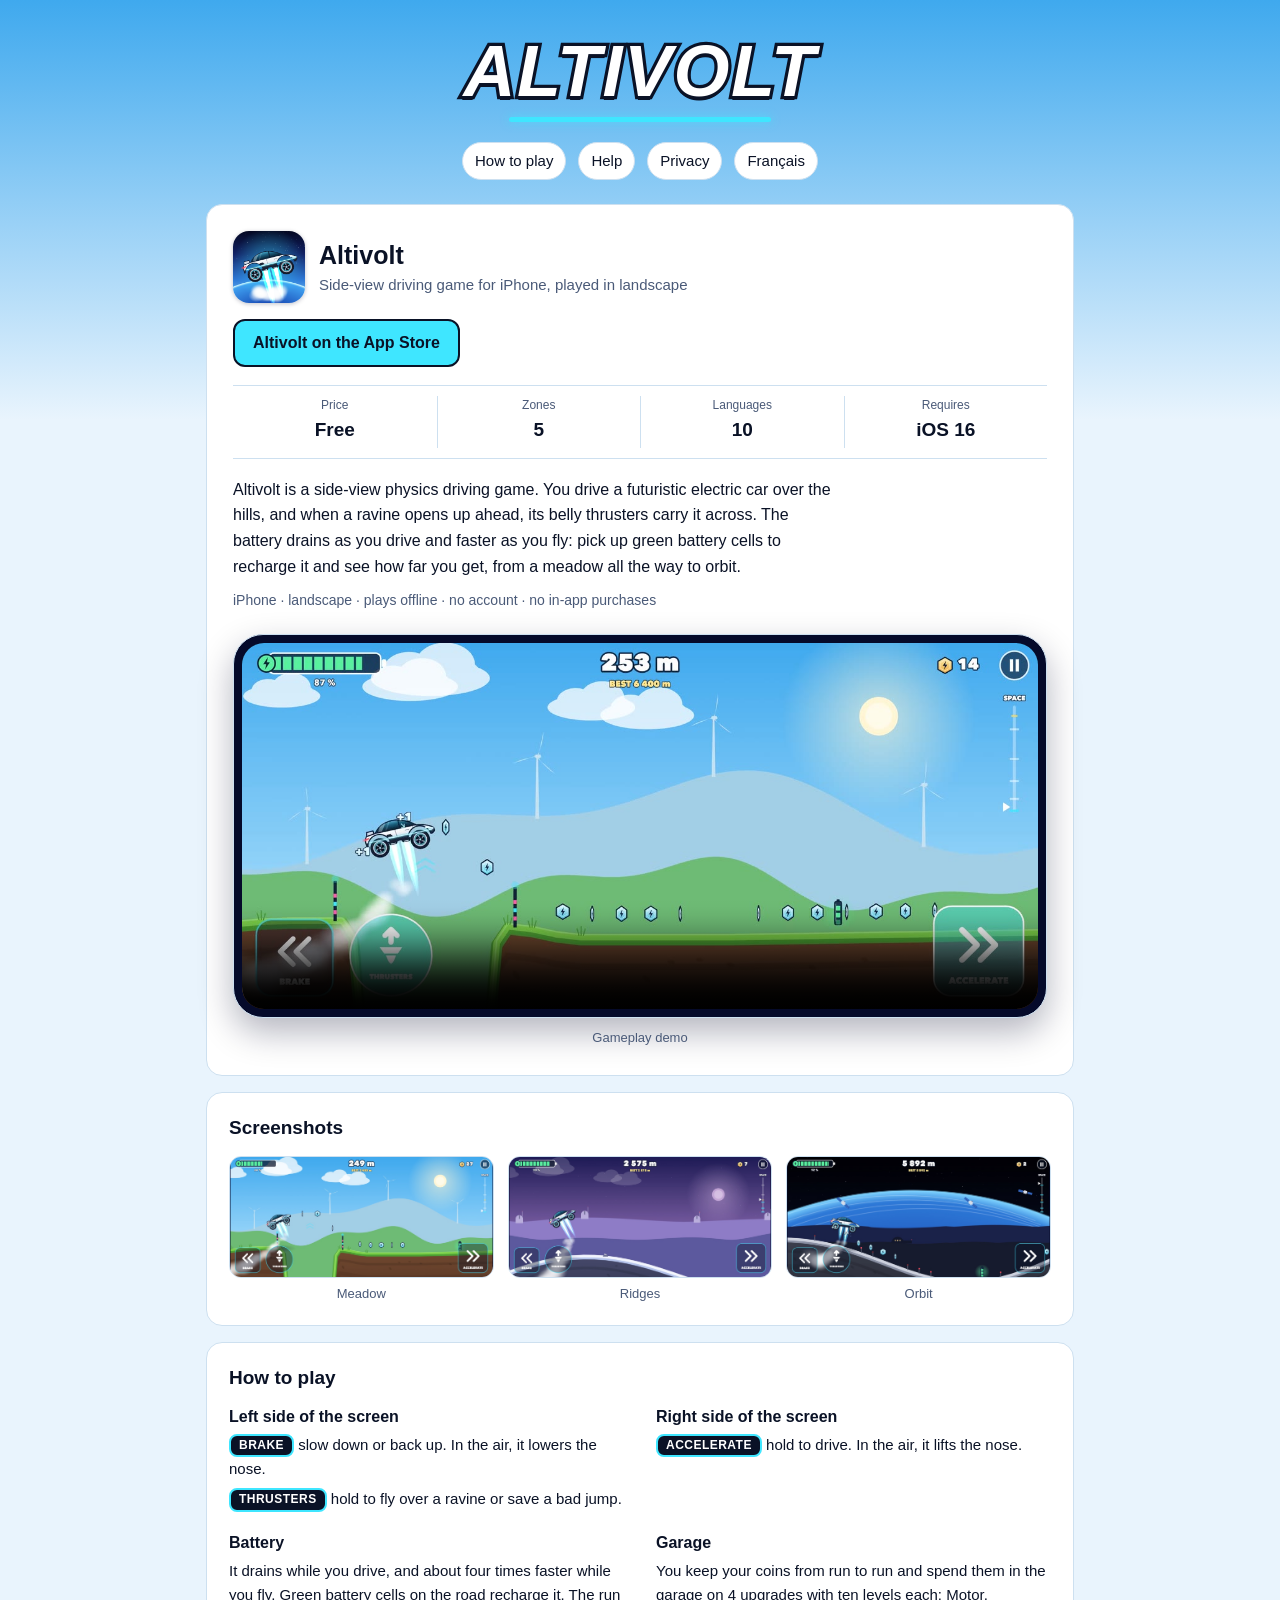
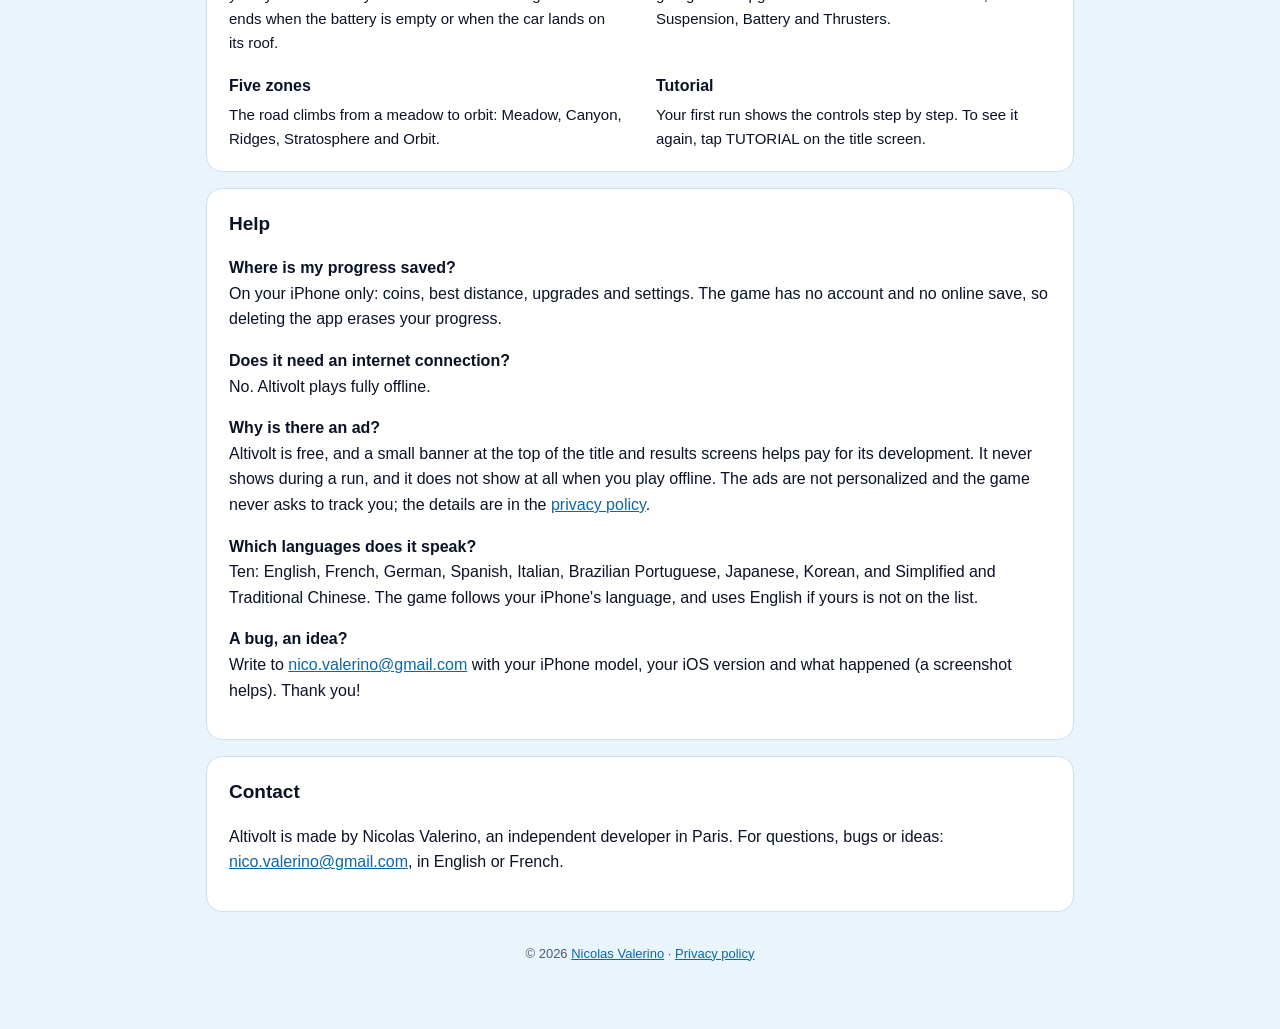
<file: altivolt/index.html>
<!doctype html>
<html lang="en"><head><meta charset="utf-8"><meta name="viewport" content="width=device-width,initial-scale=1">
<title>Altivolt</title><meta name="description" content="Altivolt, a free side-view driving game for iPhone with an electric car that flies over ravines, from a meadow to orbit. How to play, help and contact.">
<meta property="og:type" content="website"><meta property="og:url" content="https://nicovlr.github.io/altivolt/"><meta property="og:title" content="Altivolt"><meta property="og:description" content="Side-view driving game for iPhone: an electric car that flies over ravines, from a meadow to orbit."><meta property="og:image" content="https://nicovlr.github.io/altivolt/icon.png">
<link rel="icon" href="icon.png"><link rel="stylesheet" href="style.css"></head>
<body><main class="game">
<header><p class="wordmark">Altivolt</p></header>
<nav><a href="#play">How to play</a><a href="#help">Help</a><a href="privacy.html">Privacy</a><a href="fr.html">Français</a></nav>

<section class="card hero">
<div class="app-head"><img src="icon.png" alt="" width="72" height="72"><div><h1>Altivolt</h1><p>Side-view driving game for iPhone, played in landscape</p></div></div>
<a class="store" href="https://apps.apple.com/app/id6833883462">Altivolt on the App Store</a>
<dl class="facts">
<div><dt>Price</dt><dd>Free</dd></div>
<div><dt>Zones</dt><dd>5</dd></div>
<div><dt>Languages</dt><dd>10</dd></div>
<div><dt>Requires</dt><dd>iOS 16</dd></div>
</dl>
<p class="pitch">Altivolt is a side-view physics driving game. You drive a futuristic electric car over the hills, and when a ravine opens up ahead, its belly thrusters carry it across. The battery drains as you drive and faster as you fly: pick up green battery cells to recharge it and see how far you get, from a meadow all the way to orbit.</p>
<p class="muted">iPhone · landscape · plays offline · no account · no in-app purchases</p>
<figure class="media">
<div class="phone"><video id="demo" src="../assets/altivolt-demo.mp4" poster="../assets/altivolt-poster.jpg" autoplay muted loop playsinline preload="metadata" aria-label="Altivolt gameplay demo"></video></div>
<figcaption>Gameplay demo</figcaption>
</figure>
</section>

<section class="card">
<h2>Screenshots</h2>
<div class="shots">
<figure><a href="shot-1.jpg"><img src="shot-1.jpg" alt="The car flies over a ravine on its thrusters, with green hills and wind turbines behind" width="1280" height="589" loading="lazy"></a><figcaption>Meadow</figcaption></figure>
<figure><a href="shot-2.jpg"><img src="shot-2.jpg" alt="The car takes off on its thrusters on the ridges, under a purple night sky" width="1280" height="589" loading="lazy"></a><figcaption>Ridges</figcaption></figure>
<figure><a href="shot-3.jpg"><img src="shot-3.jpg" alt="The car flies on its thrusters in orbit, with a blue planet and satellites behind" width="1280" height="589" loading="lazy"></a><figcaption>Orbit</figcaption></figure>
</div>
</section>

<section class="card" id="play">
<h2>How to play</h2>
<ul class="points">
<li><h3>Left side of the screen</h3><p><span class="key">BRAKE</span> slow down or back up. In the air, it lowers the nose.</p><p><span class="key">THRUSTERS</span> hold to fly over a ravine or save a bad jump.</p></li>
<li><h3>Right side of the screen</h3><p><span class="key">ACCELERATE</span> hold to drive. In the air, it lifts the nose.</p></li>
<li><h3>Battery</h3><p>It drains while you drive, and about four times faster while you fly. Green battery cells on the road recharge it. The run ends when the battery is empty or when the car lands on its roof.</p></li>
<li><h3>Garage</h3><p>You keep your coins from run to run and spend them in the garage on 4 upgrades with ten levels each: Motor, Suspension, Battery and Thrusters.</p></li>
<li><h3>Five zones</h3><p>The road climbs from a meadow to orbit: Meadow, Canyon, Ridges, Stratosphere and Orbit.</p></li>
<li><h3>Tutorial</h3><p>Your first run shows the controls step by step. To see it again, tap TUTORIAL on the title screen.</p></li>
</ul>
</section>

<section class="card" id="help">
<h2>Help</h2>
<p><b>Where is my progress saved?</b><br>On your iPhone only: coins, best distance, upgrades and settings. The game has no account and no online save, so deleting the app erases your progress.</p>
<p><b>Does it need an internet connection?</b><br>No. Altivolt plays fully offline.</p>
<p><b>Why is there an ad?</b><br>Altivolt is free, and a small banner at the top of the title and results screens helps pay for its development. It never shows during a run, and it does not show at all when you play offline. The ads are not personalized and the game never asks to track you; the details are in the <a href="privacy.html">privacy policy</a>.</p>
<p><b>Which languages does it speak?</b><br>Ten: English, French, German, Spanish, Italian, Brazilian Portuguese, Japanese, Korean, and Simplified and Traditional Chinese. The game follows your iPhone's language, and uses English if yours is not on the list.</p>
<p><b>A bug, an idea?</b><br>Write to <a href="mailto:nico.valerino@gmail.com?subject=Altivolt">nico.valerino@gmail.com</a> with your iPhone model, your iOS version and what happened (a screenshot helps). Thank you!</p>
</section>

<section class="card" id="contact">
<h2>Contact</h2>
<p>Altivolt is made by Nicolas Valerino, an independent developer in Paris. For questions, bugs or ideas: <a href="mailto:nico.valerino@gmail.com?subject=Altivolt">nico.valerino@gmail.com</a>, in English or French.</p>
</section>
<footer>© 2026 <a href="../">Nicolas Valerino</a> · <a href="privacy.html">Privacy policy</a></footer>
</main>
<script>
(function () {
  var v = document.getElementById('demo');
  if (!v || !window.matchMedia) return;
  var mq = window.matchMedia('(prefers-reduced-motion: reduce)');
  function apply() {
    if (mq.matches) { v.pause(); v.controls = true; }
    else { var p = v.play(); if (p && p.catch) p.catch(function () { v.controls = true; }); }
  }
  apply();
  if (mq.addEventListener) mq.addEventListener('change', apply);
})();
</script>
</body></html>
</file>
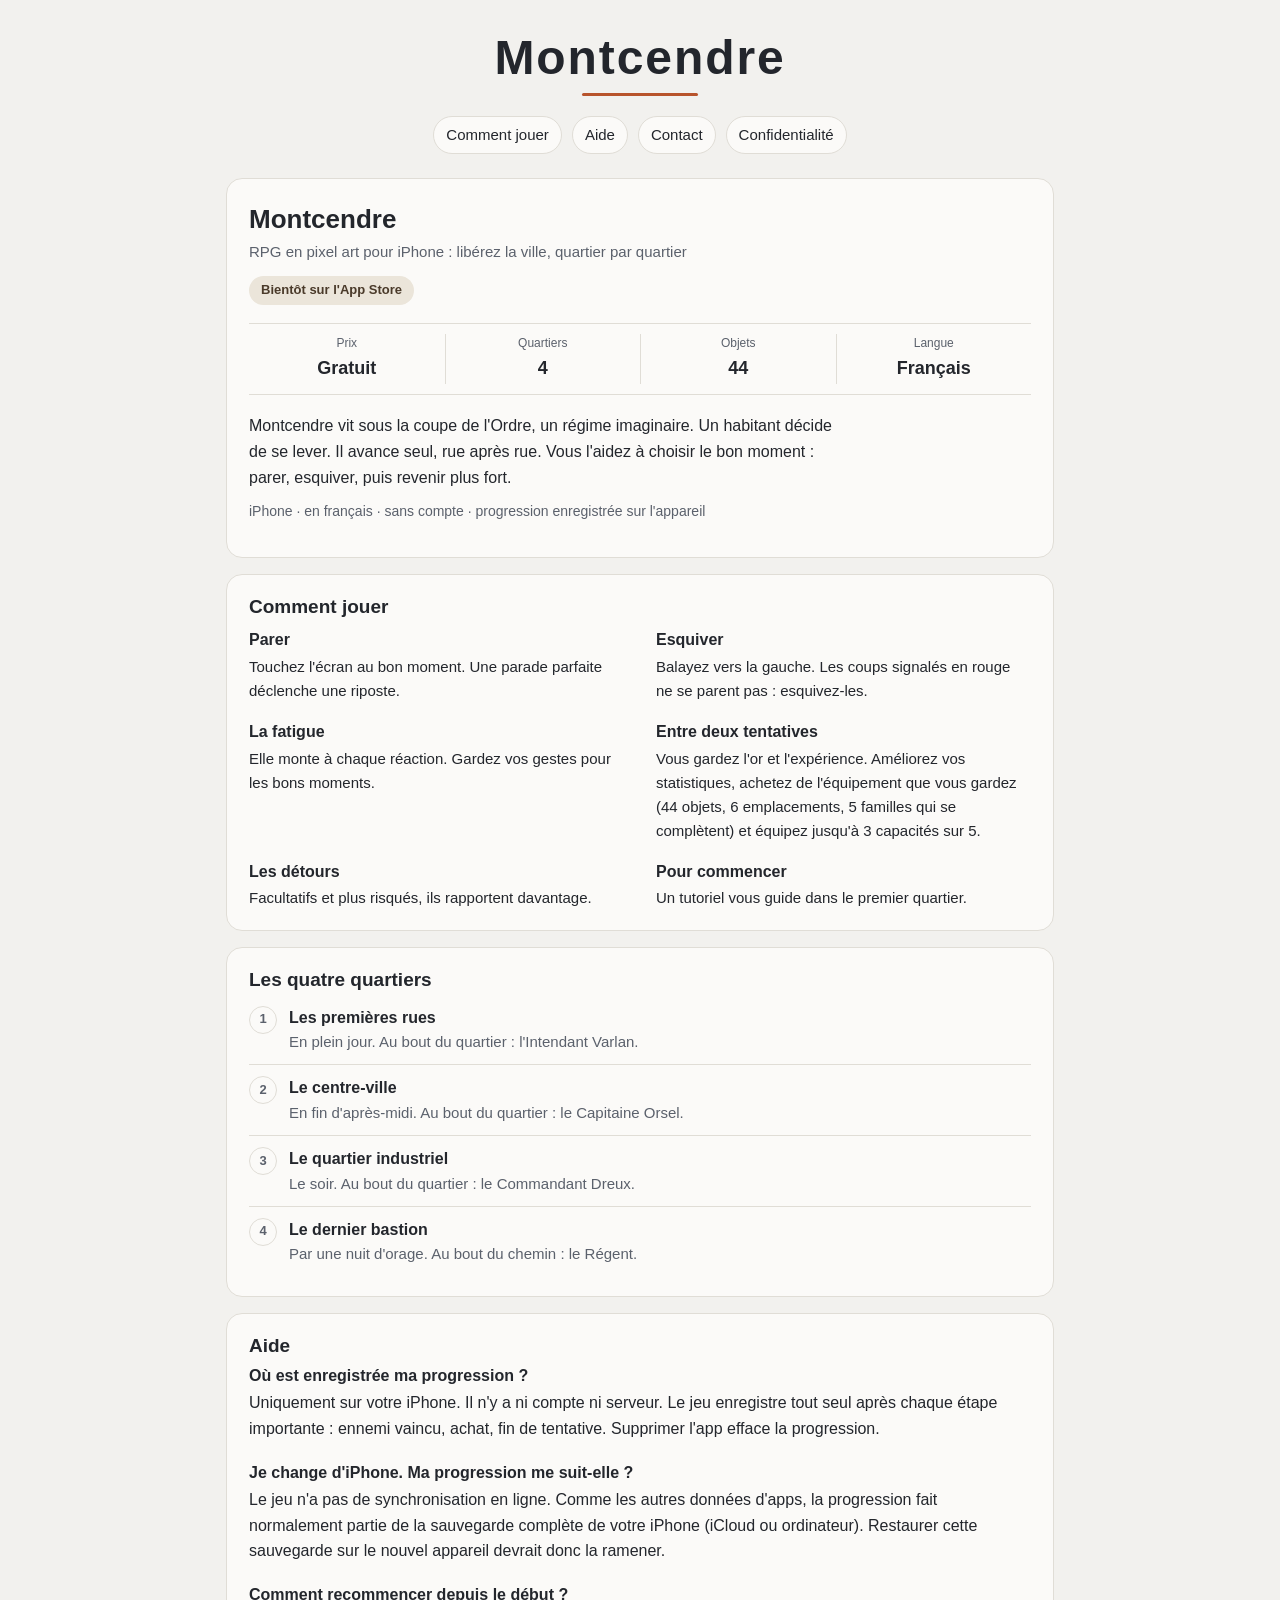
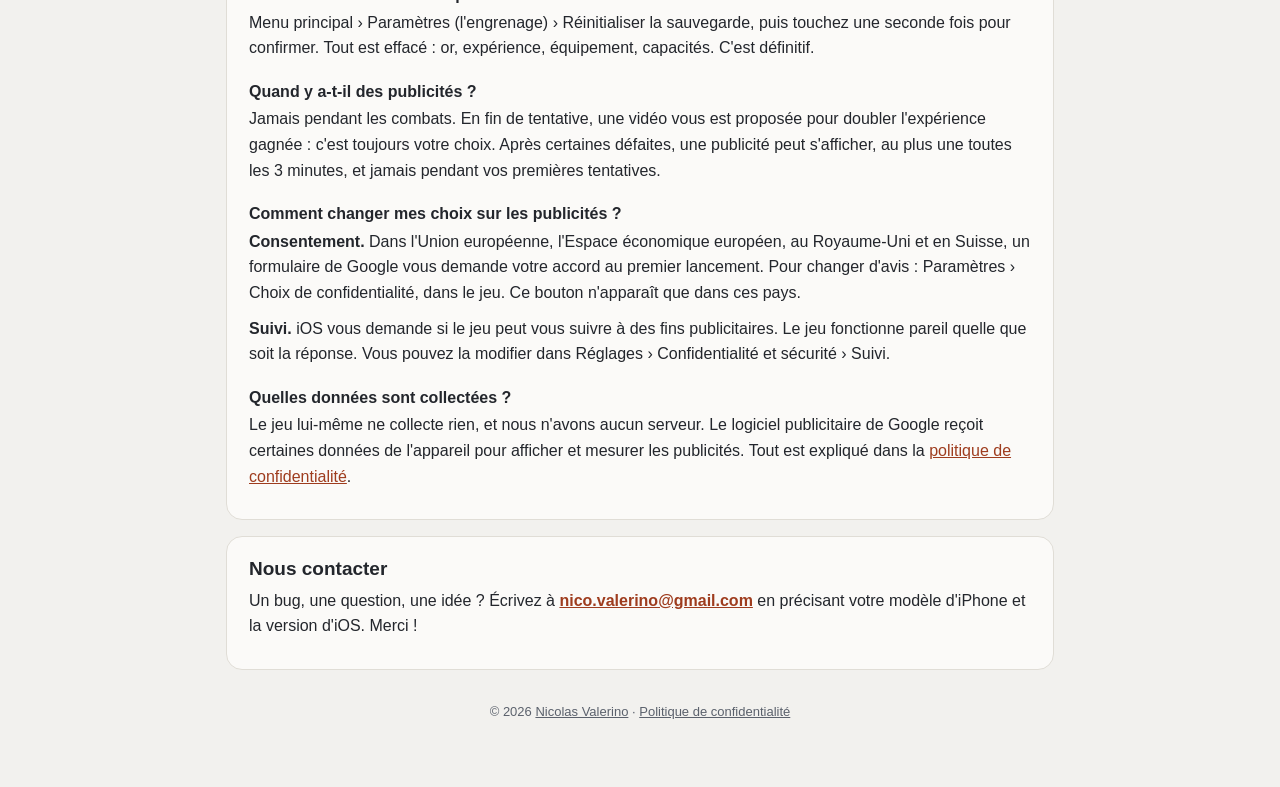
<file: montcendre/index.html>
<!doctype html>
<html lang="fr"><head><meta charset="utf-8"><meta name="viewport" content="width=device-width,initial-scale=1">
<title>Montcendre</title><meta name="description" content="Montcendre, un RPG en pixel art pour iPhone : un habitant se lève contre l'Ordre, un régime imaginaire. Comment jouer, aide et contact.">
<meta property="og:type" content="website"><meta property="og:url" content="https://nicovlr.github.io/montcendre/"><meta property="og:title" content="Montcendre"><meta property="og:description" content="RPG en pixel art pour iPhone : libérez la ville, quartier par quartier.">
<link rel="stylesheet" href="style.css"></head>
<body><main class="game">
<header><p class="wordmark">Montcendre</p></header>
<nav><a href="#jouer">Comment jouer</a><a href="#aide">Aide</a><a href="#contact">Contact</a><a href="confidentialite.html">Confidentialité</a></nav>

<section class="card hero">
<h1>Montcendre</h1>
<p class="tagline">RPG en pixel art pour iPhone&nbsp;: libérez la ville, quartier par quartier</p>
<span class="badge">Bientôt sur l'App Store</span>
<dl class="facts">
<div><dt>Prix</dt><dd>Gratuit</dd></div>
<div><dt>Quartiers</dt><dd>4</dd></div>
<div><dt>Objets</dt><dd>44</dd></div>
<div><dt>Langue</dt><dd>Français</dd></div>
</dl>
<p class="pitch">Montcendre vit sous la coupe de l'Ordre, un régime imaginaire. Un habitant décide de se lever. Il avance seul, rue après rue. Vous l'aidez à choisir le bon moment&nbsp;: parer, esquiver, puis revenir plus fort.</p>
<p class="muted">iPhone · en français · sans compte · progression enregistrée sur l'appareil</p>
</section>

<section class="card" id="jouer">
<h2>Comment jouer</h2>
<ul class="points">
<li><h3>Parer</h3><p>Touchez l'écran au bon moment. Une parade parfaite déclenche une riposte.</p></li>
<li><h3>Esquiver</h3><p>Balayez vers la gauche. Les coups signalés en rouge ne se parent pas&nbsp;: esquivez-les.</p></li>
<li><h3>La fatigue</h3><p>Elle monte à chaque réaction. Gardez vos gestes pour les bons moments.</p></li>
<li><h3>Entre deux tentatives</h3><p>Vous gardez l'or et l'expérience. Améliorez vos statistiques, achetez de l'équipement que vous gardez (44&nbsp;objets, 6&nbsp;emplacements, 5&nbsp;familles qui se complètent) et équipez jusqu'à 3&nbsp;capacités sur&nbsp;5.</p></li>
<li><h3>Les détours</h3><p>Facultatifs et plus risqués, ils rapportent davantage.</p></li>
<li><h3>Pour commencer</h3><p>Un tutoriel vous guide dans le premier quartier.</p></li>
</ul>
</section>

<section class="card">
<h2>Les quatre quartiers</h2>
<ol class="districts">
<li><b>Les premières rues</b><span>En plein jour. Au bout du quartier&nbsp;: l'Intendant Varlan.</span></li>
<li><b>Le centre-ville</b><span>En fin d'après-midi. Au bout du quartier&nbsp;: le Capitaine Orsel.</span></li>
<li><b>Le quartier industriel</b><span>Le soir. Au bout du quartier&nbsp;: le Commandant Dreux.</span></li>
<li><b>Le dernier bastion</b><span>Par une nuit d'orage. Au bout du chemin&nbsp;: le Régent.</span></li>
</ol>
</section>

<section class="card faq" id="aide">
<h2>Aide</h2>

<h3>Où est enregistrée ma progression&nbsp;?</h3>
<p>Uniquement sur votre iPhone. Il n'y a ni compte ni serveur. Le jeu enregistre tout seul après chaque étape importante&nbsp;: ennemi vaincu, achat, fin de tentative. Supprimer l'app efface la progression.</p>

<h3>Je change d'iPhone. Ma progression me suit-elle&nbsp;?</h3>
<p>Le jeu n'a pas de synchronisation en ligne. Comme les autres données d'apps, la progression fait normalement partie de la sauvegarde complète de votre iPhone (iCloud ou ordinateur). Restaurer cette sauvegarde sur le nouvel appareil devrait donc la ramener.</p>

<h3>Comment recommencer depuis le début&nbsp;?</h3>
<p>Menu principal › Paramètres (l'engrenage) › Réinitialiser la sauvegarde, puis touchez une seconde fois pour confirmer. Tout est effacé&nbsp;: or, expérience, équipement, capacités. C'est définitif.</p>

<h3>Quand y a-t-il des publicités&nbsp;?</h3>
<p>Jamais pendant les combats. En fin de tentative, une vidéo vous est proposée pour doubler l'expérience gagnée&nbsp;: c'est toujours votre choix. Après certaines défaites, une publicité peut s'afficher, au plus une toutes les 3&nbsp;minutes, et jamais pendant vos premières tentatives.</p>

<h3>Comment changer mes choix sur les publicités&nbsp;?</h3>
<p><b>Consentement.</b> Dans l'Union européenne, l'Espace économique européen, au Royaume-Uni et en Suisse, un formulaire de Google vous demande votre accord au premier lancement. Pour changer d'avis&nbsp;: Paramètres › Choix de confidentialité, dans le jeu. Ce bouton n'apparaît que dans ces pays.</p>
<p><b>Suivi.</b> iOS vous demande si le jeu peut vous suivre à des fins publicitaires. Le jeu fonctionne pareil quelle que soit la réponse. Vous pouvez la modifier dans Réglages › Confidentialité et sécurité › Suivi.</p>

<h3>Quelles données sont collectées&nbsp;?</h3>
<p>Le jeu lui-même ne collecte rien, et nous n'avons aucun serveur. Le logiciel publicitaire de Google reçoit certaines données de l'appareil pour afficher et mesurer les publicités. Tout est expliqué dans la <a href="confidentialite.html">politique de confidentialité</a>.</p>
</section>

<section class="card" id="contact">
<h2>Nous contacter</h2>
<p>Un bug, une question, une idée&nbsp;? Écrivez à <a class="contact-mail" href="mailto:nico.valerino@gmail.com?subject=Montcendre">nico.valerino@gmail.com</a> en précisant votre modèle d'iPhone et la version d'iOS. Merci&nbsp;!</p>
</section>

<footer>© 2026 <a href="../">Nicolas Valerino</a> · <a href="confidentialite.html">Politique de confidentialité</a></footer>
</main></body></html>
</file>
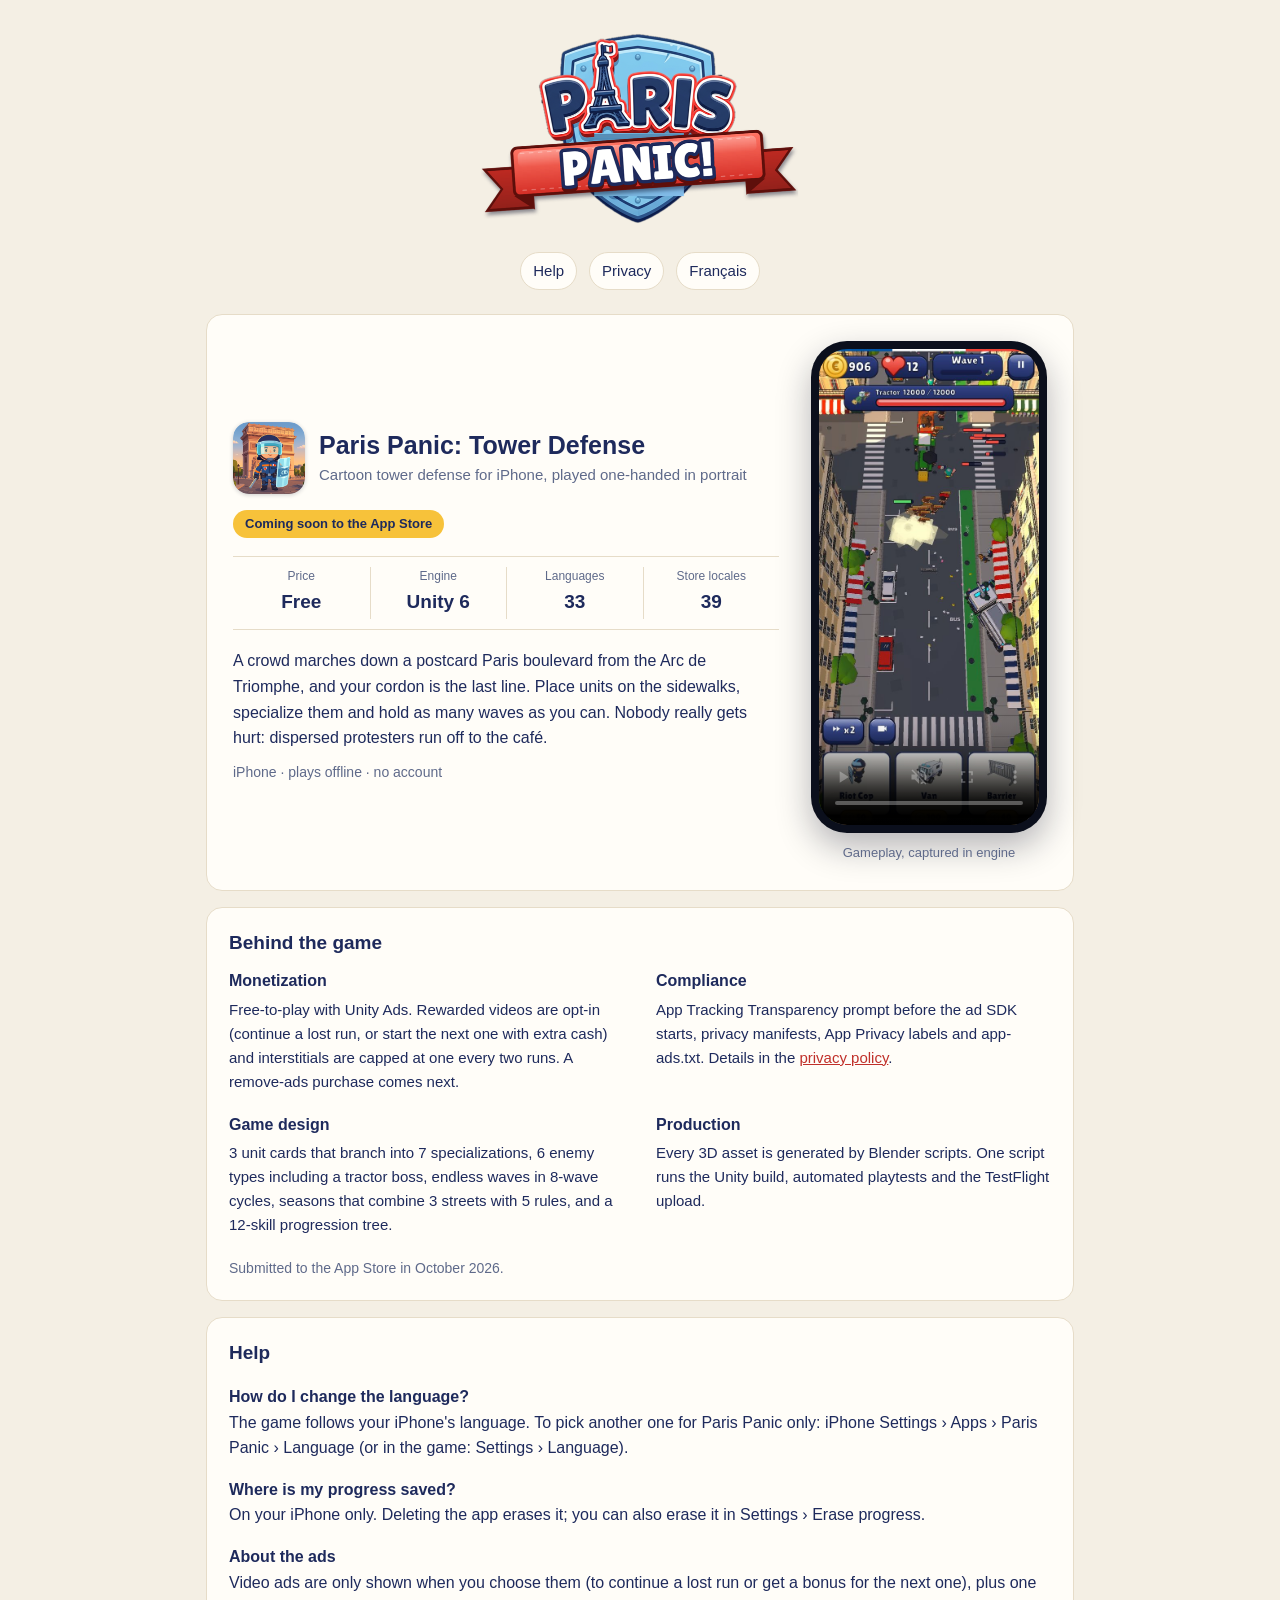
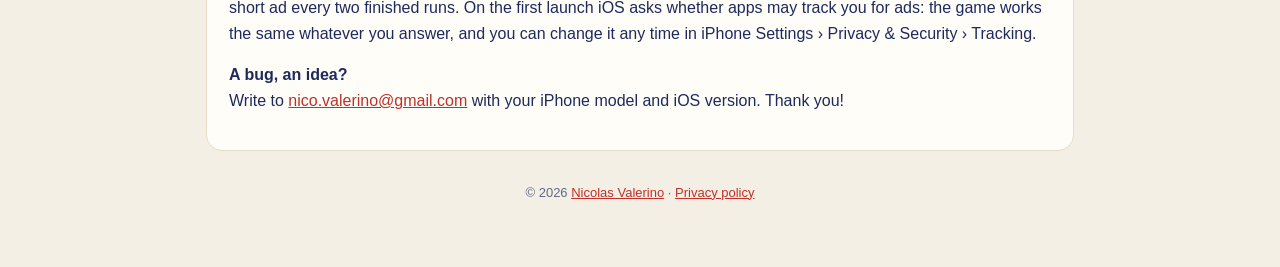
<file: paris-panic/index.html>
<!doctype html>
<html lang="en"><head><meta charset="utf-8"><meta name="viewport" content="width=device-width,initial-scale=1">
<title>Paris Panic: Tower Defense</title><meta name="description" content="Paris Panic, a cartoon tower defense game for iPhone in a postcard Paris. Gameplay, how it was made, help and contact.">
<meta property="og:type" content="website"><meta property="og:url" content="https://nicovlr.github.io/paris-panic/"><meta property="og:title" content="Paris Panic: Tower Defense"><meta property="og:description" content="Cartoon tower defense for iPhone, played one-handed in portrait. Coming soon to the App Store."><meta property="og:image" content="https://nicovlr.github.io/paris-panic/icon.png">
<link rel="icon" href="icon.png"><link rel="stylesheet" href="style.css"></head>
<body><main class="game">
<header><img class="logo" src="logo.png" alt="Paris Panic" width="640" height="385"></header>
<nav><a href="#help">Help</a><a href="privacy.html">Privacy</a><a href="fr.html">Français</a></nav>

<section class="card hero">
<div>
<div class="app-head"><img src="icon.png" alt="" width="72" height="72"><div><h1>Paris Panic: Tower Defense</h1><p>Cartoon tower defense for iPhone, played one-handed in portrait</p></div></div>
<span class="badge">Coming soon to the App Store</span>
<dl class="facts">
<div><dt>Price</dt><dd>Free</dd></div>
<div><dt>Engine</dt><dd>Unity 6</dd></div>
<div><dt>Languages</dt><dd>33</dd></div>
<div><dt>Store locales</dt><dd>39</dd></div>
</dl>
<p class="pitch">A crowd marches down a postcard Paris boulevard from the Arc de Triomphe, and your cordon is the last line. Place units on the sidewalks, specialize them and hold as many waves as you can. Nobody really gets hurt: dispersed protesters run off to the café.</p>
<p class="muted">iPhone · plays offline · no account</p>
</div>
<figure class="media">
<div class="phone"><video id="gameplay" src="../assets/paris-panic-gameplay.mp4" poster="../assets/paris-panic-poster.jpg" autoplay muted loop playsinline preload="metadata" aria-label="Paris Panic gameplay: placing riot police units, choosing the tear gas specialty, then the crowd and a tractor meeting the defense"></video></div>
<figcaption>Gameplay, captured in engine</figcaption>
</figure>
</section>

<section class="card">
<h2>Behind the game</h2>
<ul class="points">
<li><h3>Monetization</h3><p>Free-to-play with Unity Ads. Rewarded videos are opt-in (continue a lost run, or start the next one with extra cash) and interstitials are capped at one every two runs. A remove-ads purchase comes next.</p></li>
<li><h3>Compliance</h3><p>App Tracking Transparency prompt before the ad SDK starts, privacy manifests, App Privacy labels and app-ads.txt. Details in the <a href="privacy.html">privacy policy</a>.</p></li>
<li><h3>Game design</h3><p>3 unit cards that branch into 7 specializations, 6 enemy types including a tractor boss, endless waves in 8-wave cycles, seasons that combine 3 streets with 5 rules, and a 12-skill progression tree.</p></li>
<li><h3>Production</h3><p>Every 3D asset is generated by Blender scripts. One script runs the Unity build, automated playtests and the TestFlight upload.</p></li>
</ul>
<p class="muted note">Submitted to the App Store in October 2026.</p>
</section>

<section class="card" id="help">
<h2>Help</h2>
<p><b>How do I change the language?</b><br>The game follows your iPhone's language. To pick another one for Paris Panic only: iPhone Settings › Apps › Paris Panic › Language (or in the game: Settings › Language).</p>
<p><b>Where is my progress saved?</b><br>On your iPhone only. Deleting the app erases it; you can also erase it in Settings › Erase progress.</p>
<p><b>About the ads</b><br>Video ads are only shown when you choose them (to continue a lost run or get a bonus for the next one), plus one short ad every two finished runs. On the first launch iOS asks whether apps may track you for ads: the game works the same whatever you answer, and you can change it any time in iPhone Settings › Privacy &amp; Security › Tracking.</p>
<p><b>A bug, an idea?</b><br>Write to <a href="mailto:nico.valerino@gmail.com?subject=Paris%20Panic">nico.valerino@gmail.com</a> with your iPhone model and iOS version. Thank you!</p>
</section>
<footer>© 2026 <a href="../">Nicolas Valerino</a> · <a href="privacy.html">Privacy policy</a></footer>
</main>
<script>
(function () {
  var v = document.getElementById('gameplay');
  if (!v || !window.matchMedia) return;
  var mq = window.matchMedia('(prefers-reduced-motion: reduce)');
  function apply() {
    if (mq.matches) { v.pause(); v.controls = true; }
    else { var p = v.play(); if (p && p.catch) p.catch(function () { v.controls = true; }); }
  }
  apply();
  if (mq.addEventListener) mq.addEventListener('change', apply);
})();
</script>
</body></html>
</file>
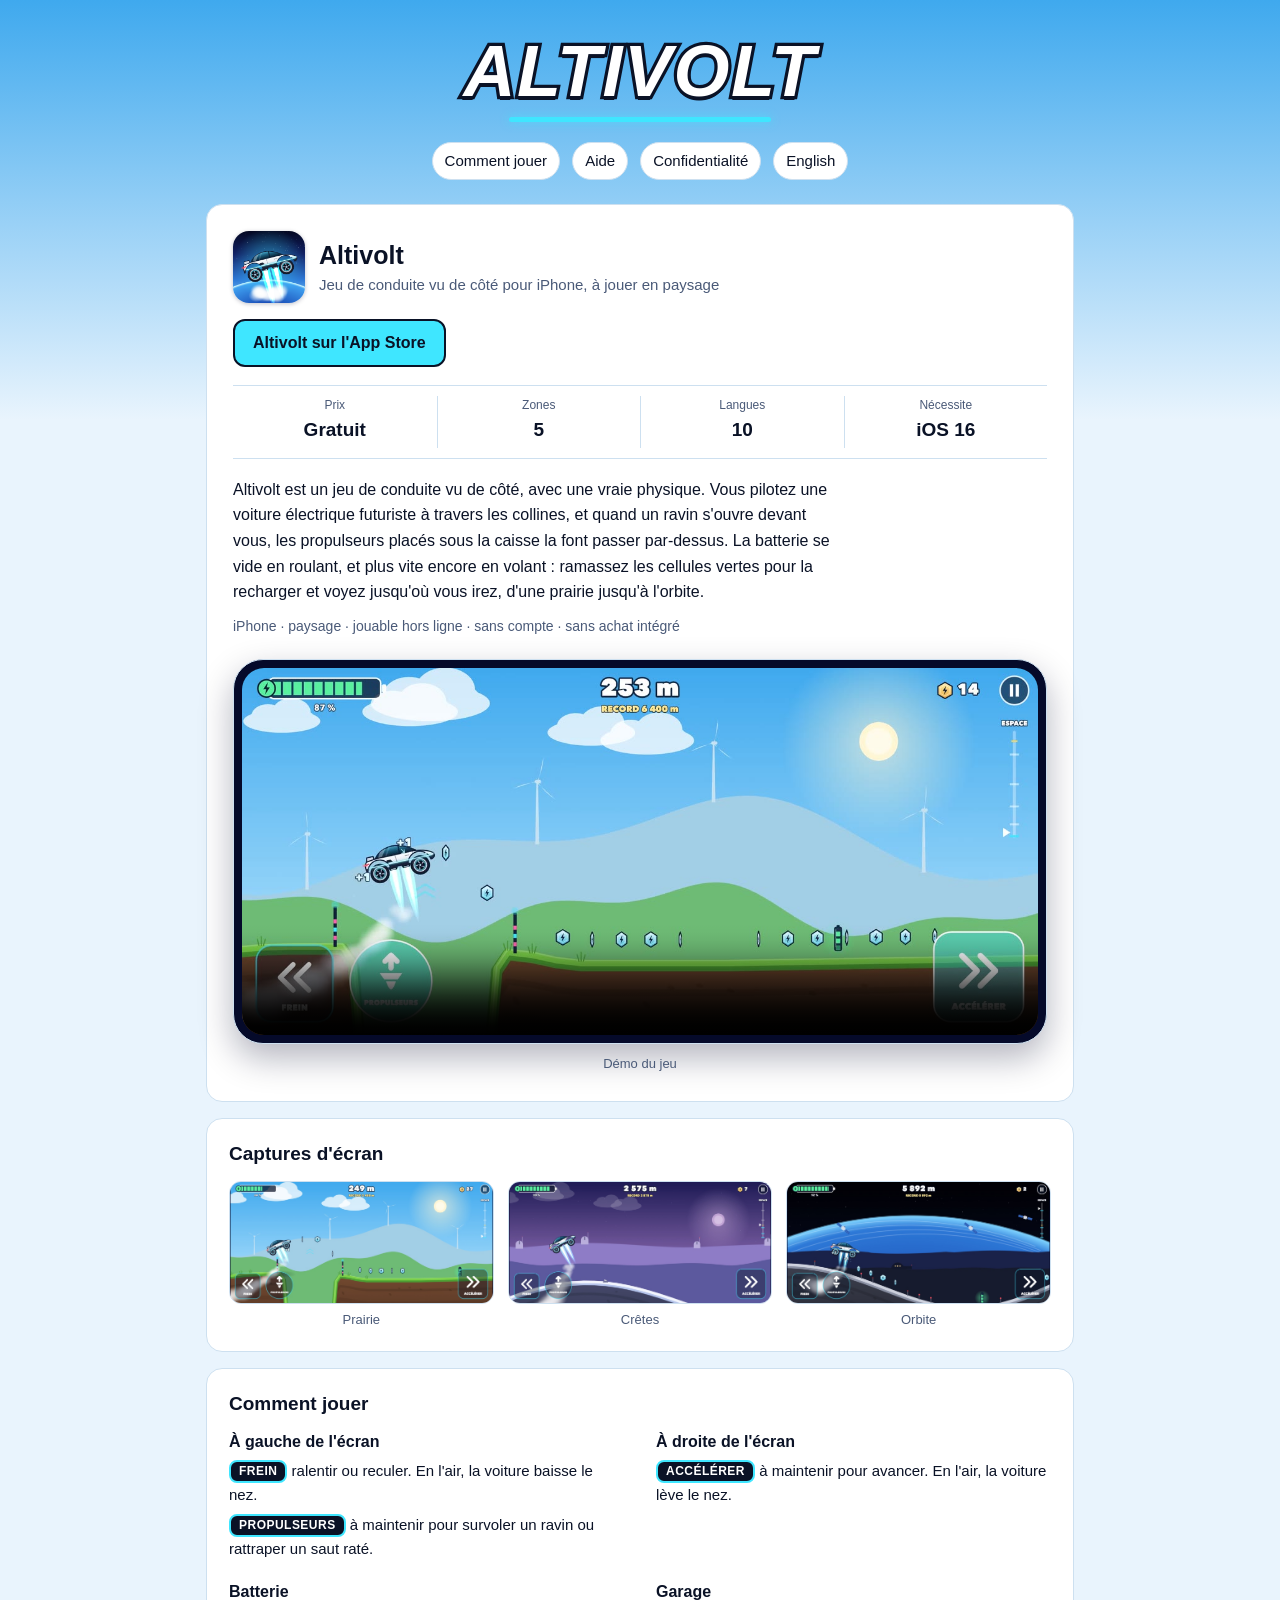
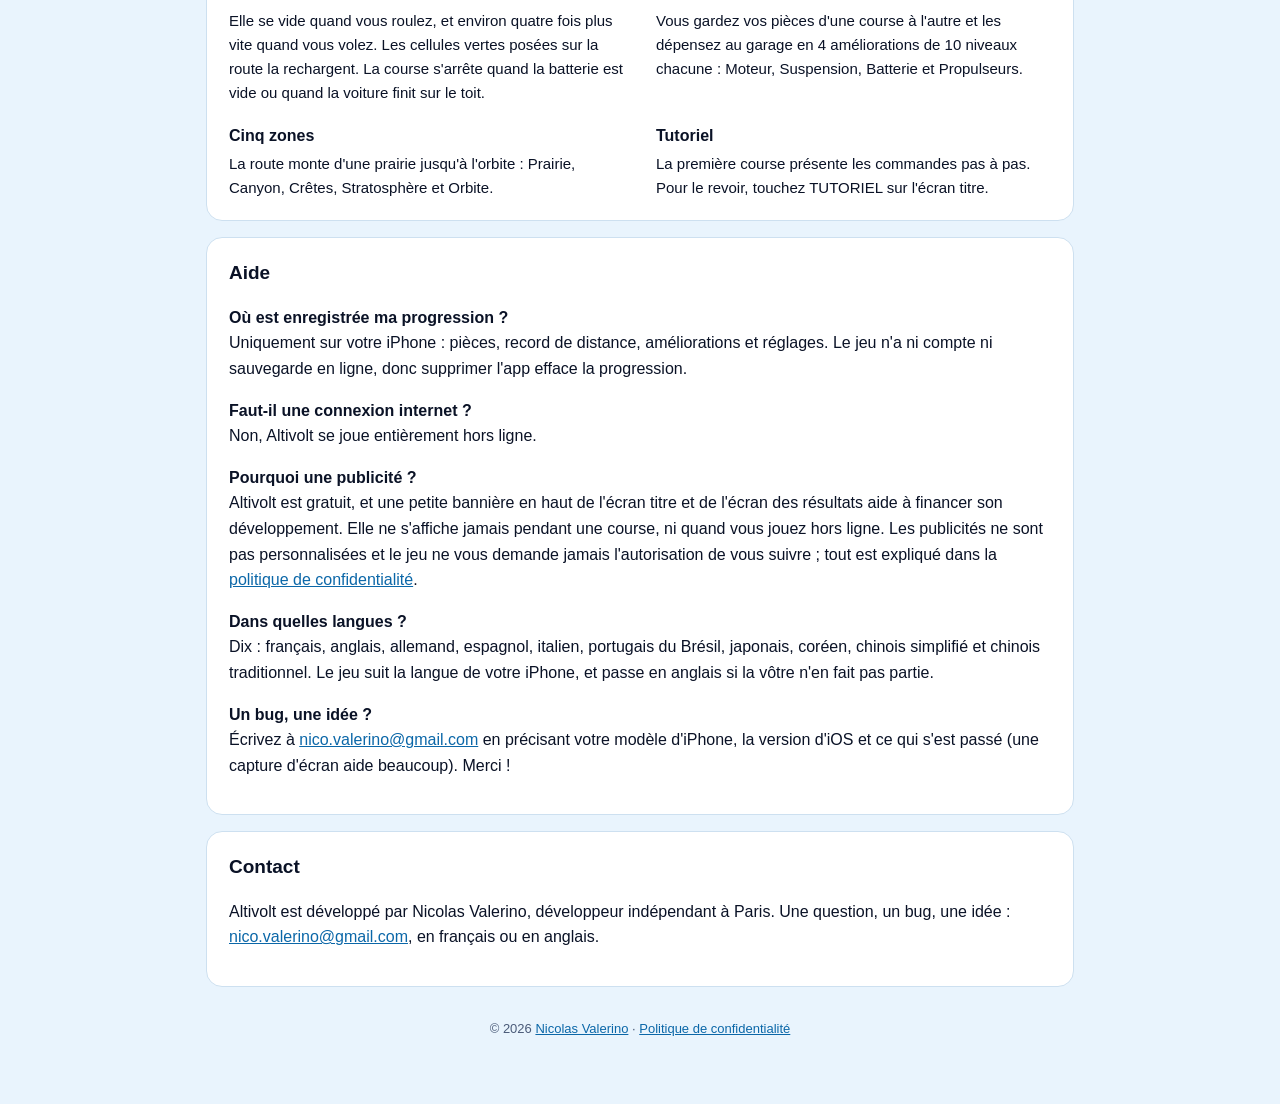
<file: altivolt/fr.html>
<!doctype html>
<html lang="fr"><head><meta charset="utf-8"><meta name="viewport" content="width=device-width,initial-scale=1">
<title>Altivolt</title><meta name="description" content="Altivolt, un jeu de conduite gratuit pour iPhone, vu de côté : une voiture électrique qui survole les ravins, d'une prairie jusqu'à l'orbite. Comment jouer, aide et contact.">
<meta property="og:type" content="website"><meta property="og:url" content="https://nicovlr.github.io/altivolt/fr.html"><meta property="og:title" content="Altivolt"><meta property="og:description" content="Jeu de conduite pour iPhone, vu de côté : une voiture électrique qui survole les ravins, d'une prairie jusqu'à l'orbite."><meta property="og:image" content="https://nicovlr.github.io/altivolt/icon.png">
<link rel="icon" href="icon.png"><link rel="stylesheet" href="style.css"></head>
<body><main class="game">
<header><p class="wordmark">Altivolt</p></header>
<nav><a href="#jouer">Comment jouer</a><a href="#aide">Aide</a><a href="privacy-fr.html">Confidentialité</a><a href="./">English</a></nav>

<section class="card hero">
<div class="app-head"><img src="icon.png" alt="" width="72" height="72"><div><h1>Altivolt</h1><p>Jeu de conduite vu de côté pour iPhone, à jouer en paysage</p></div></div>
<a class="store" href="https://apps.apple.com/app/id6833883462">Altivolt sur l'App Store</a>
<dl class="facts">
<div><dt>Prix</dt><dd>Gratuit</dd></div>
<div><dt>Zones</dt><dd>5</dd></div>
<div><dt>Langues</dt><dd>10</dd></div>
<div><dt>Nécessite</dt><dd>iOS 16</dd></div>
</dl>
<p class="pitch">Altivolt est un jeu de conduite vu de côté, avec une vraie physique. Vous pilotez une voiture électrique futuriste à travers les collines, et quand un ravin s'ouvre devant vous, les propulseurs placés sous la caisse la font passer par-dessus. La batterie se vide en roulant, et plus vite encore en volant&nbsp;: ramassez les cellules vertes pour la recharger et voyez jusqu'où vous irez, d'une prairie jusqu'à l'orbite.</p>
<p class="muted">iPhone · paysage · jouable hors ligne · sans compte · sans achat intégré</p>
<figure class="media">
<div class="phone"><video id="demo" src="../assets/altivolt-demo-fr.mp4" poster="../assets/altivolt-poster-fr.jpg" autoplay muted loop playsinline preload="metadata" aria-label="Démo de gameplay d'Altivolt"></video></div>
<figcaption>Démo du jeu</figcaption>
</figure>
</section>

<section class="card">
<h2>Captures d'écran</h2>
<div class="shots">
<figure><a href="shot-1-fr.jpg"><img src="shot-1-fr.jpg" alt="La voiture survole un ravin grâce à ses propulseurs, devant des collines vertes et des éoliennes" width="1280" height="589" loading="lazy"></a><figcaption>Prairie</figcaption></figure>
<figure><a href="shot-2-fr.jpg"><img src="shot-2-fr.jpg" alt="La voiture décolle sur ses propulseurs dans les Crêtes, sous un ciel violet de nuit" width="1280" height="589" loading="lazy"></a><figcaption>Crêtes</figcaption></figure>
<figure><a href="shot-3-fr.jpg"><img src="shot-3-fr.jpg" alt="La voiture vole en orbite, devant une planète bleue et des satellites" width="1280" height="589" loading="lazy"></a><figcaption>Orbite</figcaption></figure>
</div>
</section>

<section class="card" id="jouer">
<h2>Comment jouer</h2>
<ul class="points">
<li><h3>À gauche de l'écran</h3><p><span class="key">FREIN</span> ralentir ou reculer. En l'air, la voiture baisse le nez.</p><p><span class="key">PROPULSEURS</span> à maintenir pour survoler un ravin ou rattraper un saut raté.</p></li>
<li><h3>À droite de l'écran</h3><p><span class="key">ACCÉLÉRER</span> à maintenir pour avancer. En l'air, la voiture lève le nez.</p></li>
<li><h3>Batterie</h3><p>Elle se vide quand vous roulez, et environ quatre fois plus vite quand vous volez. Les cellules vertes posées sur la route la rechargent. La course s'arrête quand la batterie est vide ou quand la voiture finit sur le toit.</p></li>
<li><h3>Garage</h3><p>Vous gardez vos pièces d'une course à l'autre et les dépensez au garage en 4&nbsp;améliorations de 10&nbsp;niveaux chacune&nbsp;: Moteur, Suspension, Batterie et Propulseurs.</p></li>
<li><h3>Cinq zones</h3><p>La route monte d'une prairie jusqu'à l'orbite&nbsp;: Prairie, Canyon, Crêtes, Stratosphère et Orbite.</p></li>
<li><h3>Tutoriel</h3><p>La première course présente les commandes pas à pas. Pour le revoir, touchez TUTORIEL sur l'écran titre.</p></li>
</ul>
</section>

<section class="card" id="aide">
<h2>Aide</h2>
<p><b>Où est enregistrée ma progression&nbsp;?</b><br>Uniquement sur votre iPhone&nbsp;: pièces, record de distance, améliorations et réglages. Le jeu n'a ni compte ni sauvegarde en ligne, donc supprimer l'app efface la progression.</p>
<p><b>Faut-il une connexion internet&nbsp;?</b><br>Non, Altivolt se joue entièrement hors ligne.</p>
<p><b>Pourquoi une publicité&nbsp;?</b><br>Altivolt est gratuit, et une petite bannière en haut de l'écran titre et de l'écran des résultats aide à financer son développement. Elle ne s'affiche jamais pendant une course, ni quand vous jouez hors ligne. Les publicités ne sont pas personnalisées et le jeu ne vous demande jamais l'autorisation de vous suivre&nbsp;; tout est expliqué dans la <a href="privacy-fr.html">politique de confidentialité</a>.</p>
<p><b>Dans quelles langues&nbsp;?</b><br>Dix&nbsp;: français, anglais, allemand, espagnol, italien, portugais du Brésil, japonais, coréen, chinois simplifié et chinois traditionnel. Le jeu suit la langue de votre iPhone, et passe en anglais si la vôtre n'en fait pas partie.</p>
<p><b>Un bug, une idée&nbsp;?</b><br>Écrivez à <a href="mailto:nico.valerino@gmail.com?subject=Altivolt">nico.valerino@gmail.com</a> en précisant votre modèle d'iPhone, la version d'iOS et ce qui s'est passé (une capture d'écran aide beaucoup). Merci&nbsp;!</p>
</section>

<section class="card" id="contact">
<h2>Contact</h2>
<p>Altivolt est développé par Nicolas Valerino, développeur indépendant à Paris. Une question, un bug, une idée&nbsp;: <a href="mailto:nico.valerino@gmail.com?subject=Altivolt">nico.valerino@gmail.com</a>, en français ou en anglais.</p>
</section>
<footer>© 2026 <a href="../">Nicolas Valerino</a> · <a href="privacy-fr.html">Politique de confidentialité</a></footer>
</main>
<script>
(function () {
  var v = document.getElementById('demo');
  if (!v || !window.matchMedia) return;
  var mq = window.matchMedia('(prefers-reduced-motion: reduce)');
  function apply() {
    if (mq.matches) { v.pause(); v.controls = true; }
    else { var p = v.play(); if (p && p.catch) p.catch(function () { v.controls = true; }); }
  }
  apply();
  if (mq.addEventListener) mq.addEventListener('change', apply);
})();
</script>
</body></html>
</file>
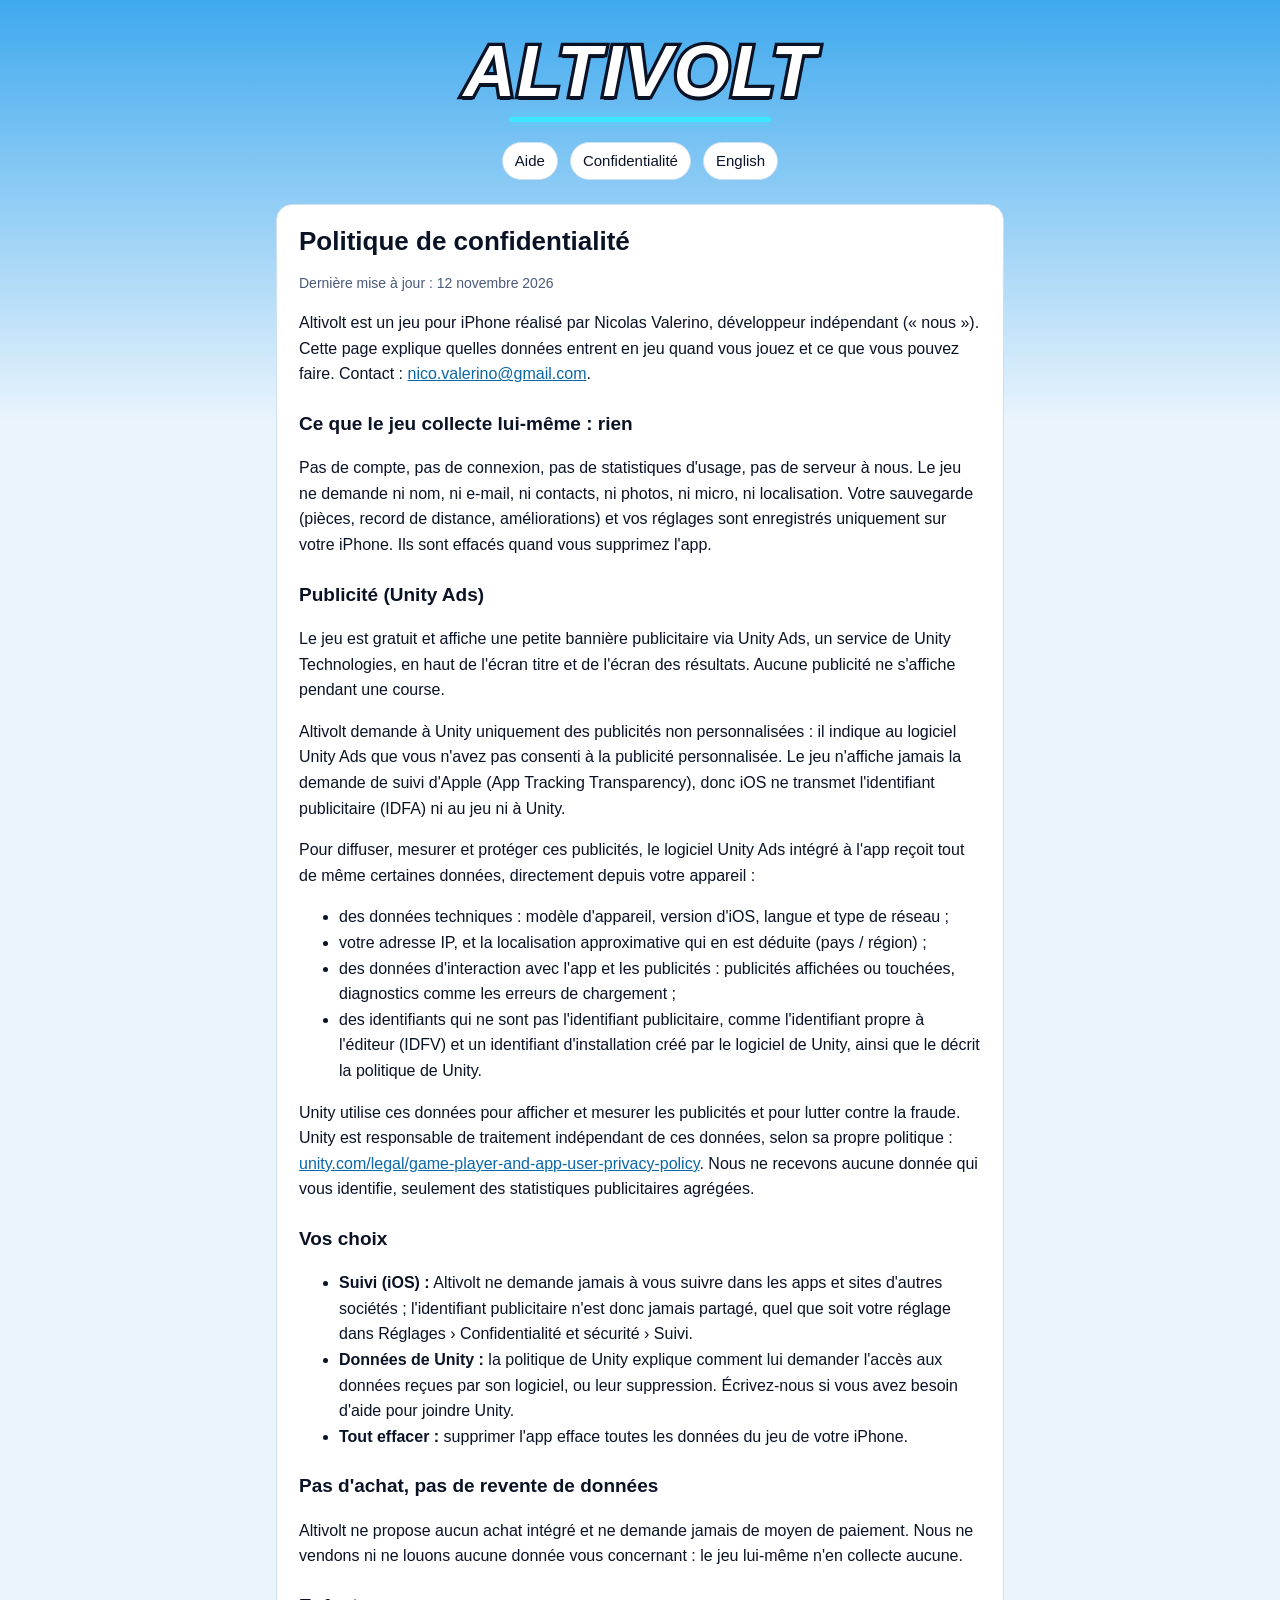
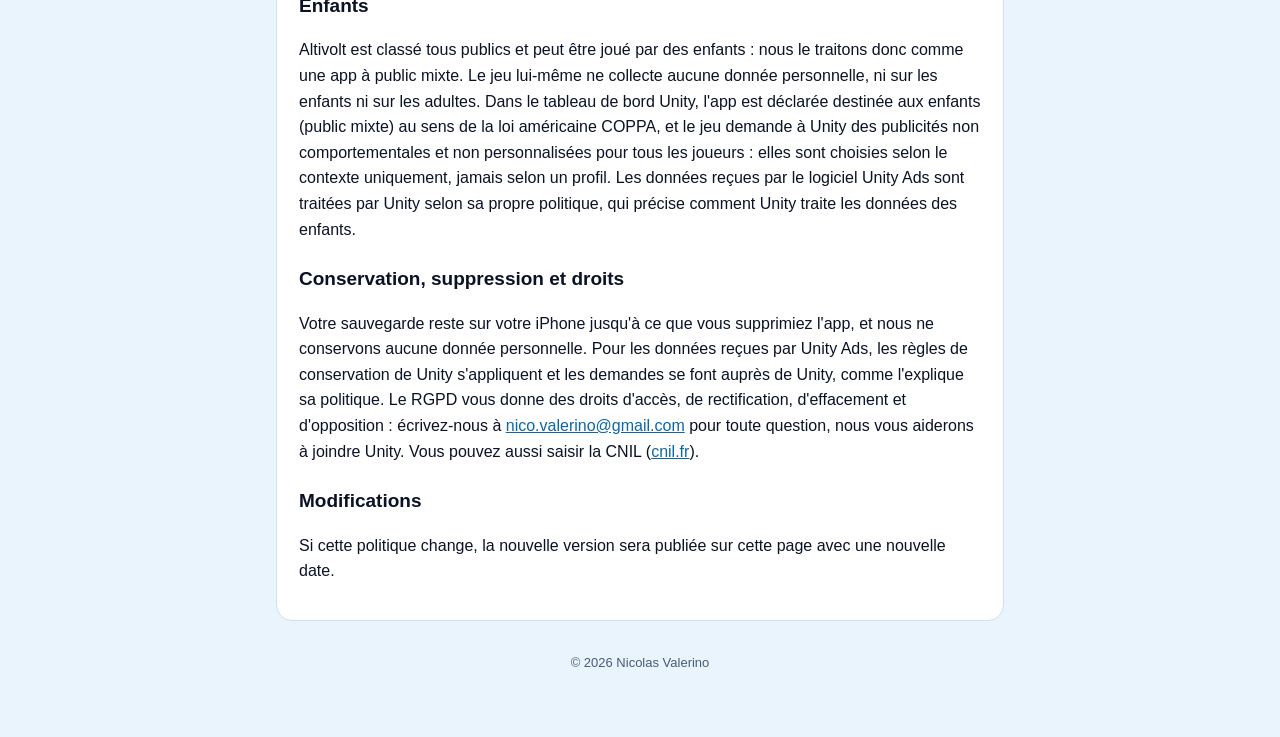
<file: altivolt/privacy-fr.html>
<!doctype html>
<html lang="fr"><head><meta charset="utf-8"><meta name="viewport" content="width=device-width,initial-scale=1">
<title>Altivolt — politique de confidentialité</title><link rel="icon" href="icon.png"><link rel="stylesheet" href="style.css"></head>
<body><main>
<header><p class="wordmark">Altivolt</p></header>
<nav><a href="fr.html">Aide</a><a href="privacy-fr.html">Confidentialité</a><a href="privacy.html">English</a></nav>
<article class="card">
<h1>Politique de confidentialité</h1>
<p class="muted">Dernière mise à jour&nbsp;: 12&nbsp;novembre 2026</p>
<p>Altivolt est un jeu pour iPhone réalisé par Nicolas Valerino, développeur indépendant («&nbsp;nous&nbsp;»). Cette page explique quelles données entrent en jeu quand vous jouez et ce que vous pouvez faire. Contact&nbsp;: <a href="mailto:nico.valerino@gmail.com">nico.valerino@gmail.com</a>.</p>

<h2>Ce que le jeu collecte lui-même&nbsp;: rien</h2>
<p>Pas de compte, pas de connexion, pas de statistiques d'usage, pas de serveur à nous. Le jeu ne demande ni nom, ni e-mail, ni contacts, ni photos, ni micro, ni localisation. Votre sauvegarde (pièces, record de distance, améliorations) et vos réglages sont enregistrés uniquement sur votre iPhone. Ils sont effacés quand vous supprimez l'app.</p>

<h2>Publicité (Unity Ads)</h2>
<p>Le jeu est gratuit et affiche une petite bannière publicitaire via Unity Ads, un service de Unity Technologies, en haut de l'écran titre et de l'écran des résultats. Aucune publicité ne s'affiche pendant une course.</p>
<p>Altivolt demande à Unity uniquement des publicités non personnalisées&nbsp;: il indique au logiciel Unity Ads que vous n'avez pas consenti à la publicité personnalisée. Le jeu n'affiche jamais la demande de suivi d'Apple (App Tracking Transparency), donc iOS ne transmet l'identifiant publicitaire (IDFA) ni au jeu ni à Unity.</p>
<p>Pour diffuser, mesurer et protéger ces publicités, le logiciel Unity Ads intégré à l'app reçoit tout de même certaines données, directement depuis votre appareil&nbsp;:</p>
<ul>
<li>des données techniques&nbsp;: modèle d'appareil, version d'iOS, langue et type de réseau&nbsp;;</li>
<li>votre adresse IP, et la localisation approximative qui en est déduite (pays / région)&nbsp;;</li>
<li>des données d'interaction avec l'app et les publicités&nbsp;: publicités affichées ou touchées, diagnostics comme les erreurs de chargement&nbsp;;</li>
<li>des identifiants qui ne sont pas l'identifiant publicitaire, comme l'identifiant propre à l'éditeur (IDFV) et un identifiant d'installation créé par le logiciel de Unity, ainsi que le décrit la politique de Unity.</li>
</ul>
<p>Unity utilise ces données pour afficher et mesurer les publicités et pour lutter contre la fraude. Unity est responsable de traitement indépendant de ces données, selon sa propre politique&nbsp;: <a href="https://unity.com/legal/game-player-and-app-user-privacy-policy">unity.com/legal/game-player-and-app-user-privacy-policy</a>. Nous ne recevons aucune donnée qui vous identifie, seulement des statistiques publicitaires agrégées.</p>

<h2>Vos choix</h2>
<ul>
<li><b>Suivi (iOS)&nbsp;:</b> Altivolt ne demande jamais à vous suivre dans les apps et sites d'autres sociétés&nbsp;; l'identifiant publicitaire n'est donc jamais partagé, quel que soit votre réglage dans Réglages › Confidentialité et sécurité › Suivi.</li>
<li><b>Données de Unity&nbsp;:</b> la politique de Unity explique comment lui demander l'accès aux données reçues par son logiciel, ou leur suppression. Écrivez-nous si vous avez besoin d'aide pour joindre Unity.</li>
<li><b>Tout effacer&nbsp;:</b> supprimer l'app efface toutes les données du jeu de votre iPhone.</li>
</ul>

<h2>Pas d'achat, pas de revente de données</h2>
<p>Altivolt ne propose aucun achat intégré et ne demande jamais de moyen de paiement. Nous ne vendons ni ne louons aucune donnée vous concernant&nbsp;: le jeu lui-même n'en collecte aucune.</p>

<h2>Enfants</h2>
<p>Altivolt est classé tous publics et peut être joué par des enfants&nbsp;: nous le traitons donc comme une app à public mixte. Le jeu lui-même ne collecte aucune donnée personnelle, ni sur les enfants ni sur les adultes. Dans le tableau de bord Unity, l'app est déclarée destinée aux enfants (public mixte) au sens de la loi américaine COPPA, et le jeu demande à Unity des publicités non comportementales et non personnalisées pour tous les joueurs&nbsp;: elles sont choisies selon le contexte uniquement, jamais selon un profil. Les données reçues par le logiciel Unity Ads sont traitées par Unity selon sa propre politique, qui précise comment Unity traite les données des enfants.</p>

<h2>Conservation, suppression et droits</h2>
<p>Votre sauvegarde reste sur votre iPhone jusqu'à ce que vous supprimiez l'app, et nous ne conservons aucune donnée personnelle. Pour les données reçues par Unity Ads, les règles de conservation de Unity s'appliquent et les demandes se font auprès de Unity, comme l'explique sa politique. Le RGPD vous donne des droits d'accès, de rectification, d'effacement et d'opposition&nbsp;: écrivez-nous à <a href="mailto:nico.valerino@gmail.com">nico.valerino@gmail.com</a> pour toute question, nous vous aiderons à joindre Unity. Vous pouvez aussi saisir la CNIL (<a href="https://www.cnil.fr">cnil.fr</a>).</p>

<h2>Modifications</h2>
<p>Si cette politique change, la nouvelle version sera publiée sur cette page avec une nouvelle date.</p>
</article>
<footer>© 2026 Nicolas Valerino</footer>
</main></body></html>
</file>
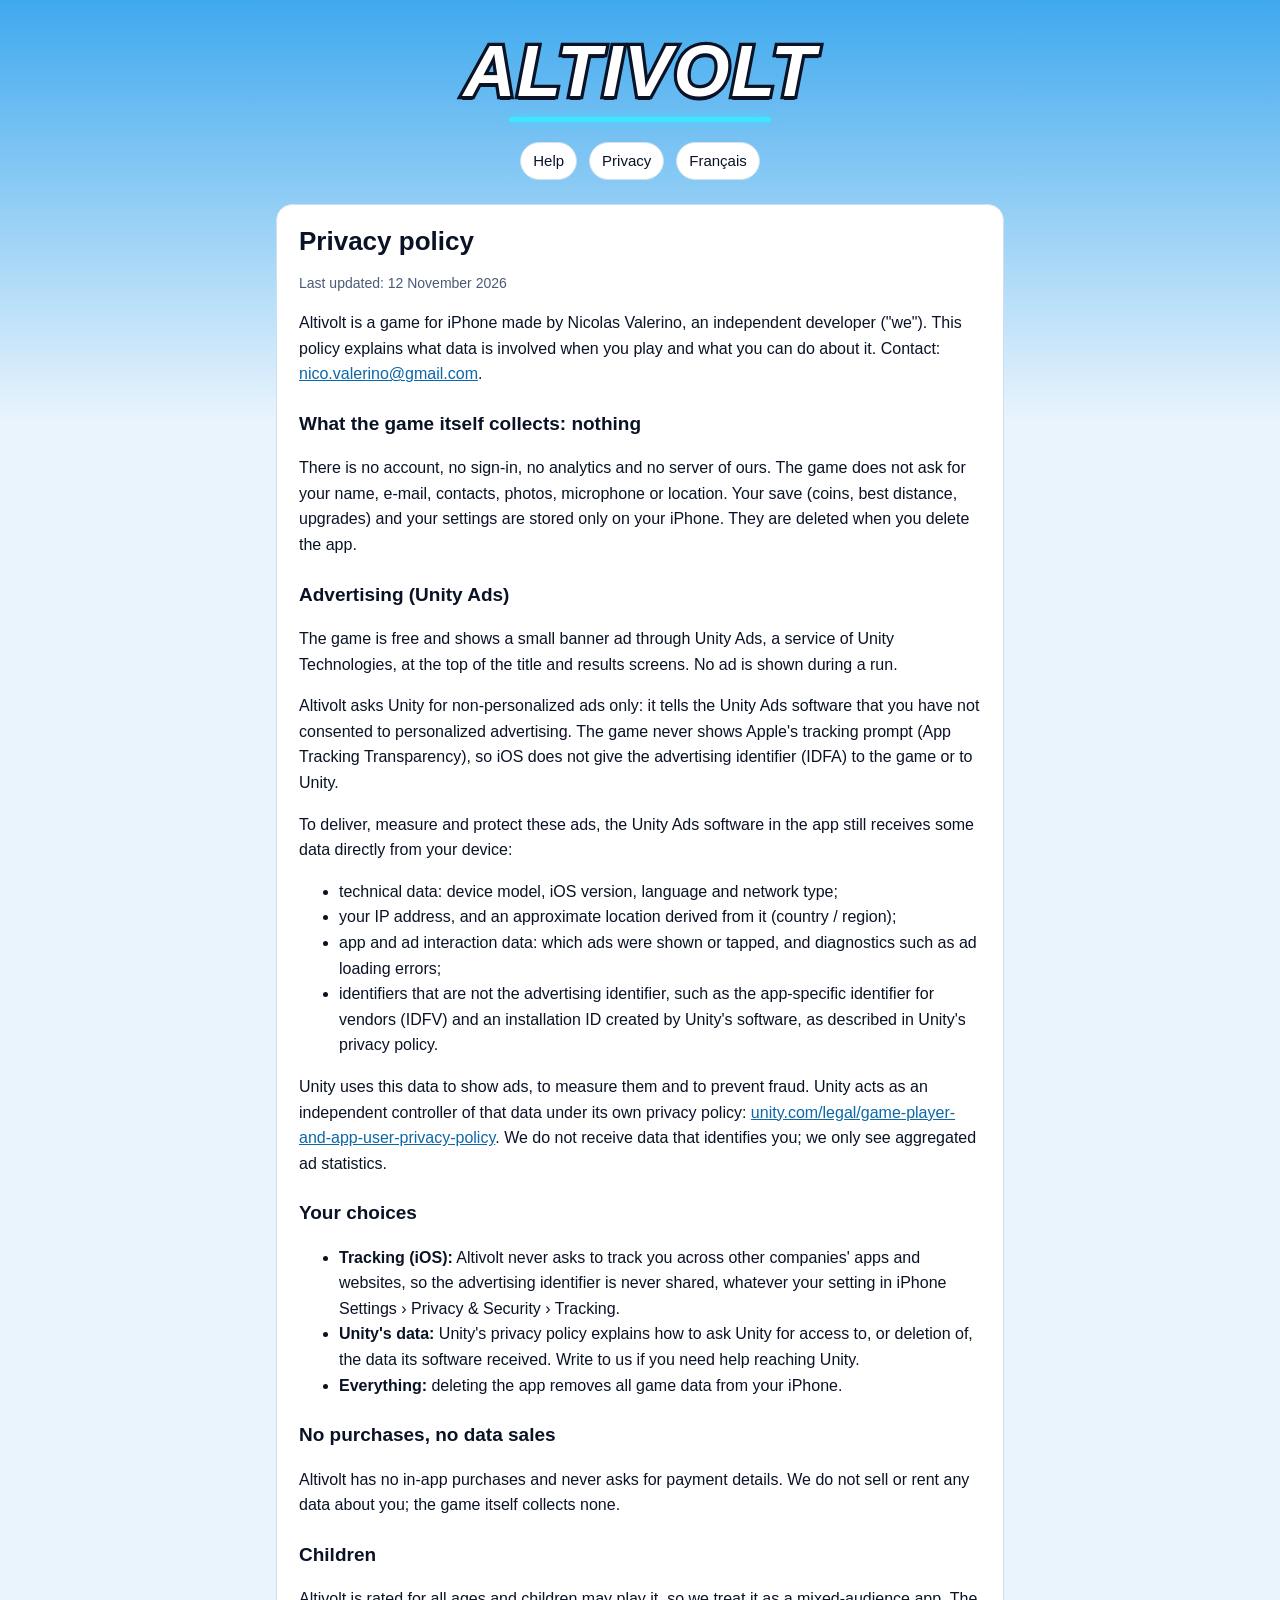
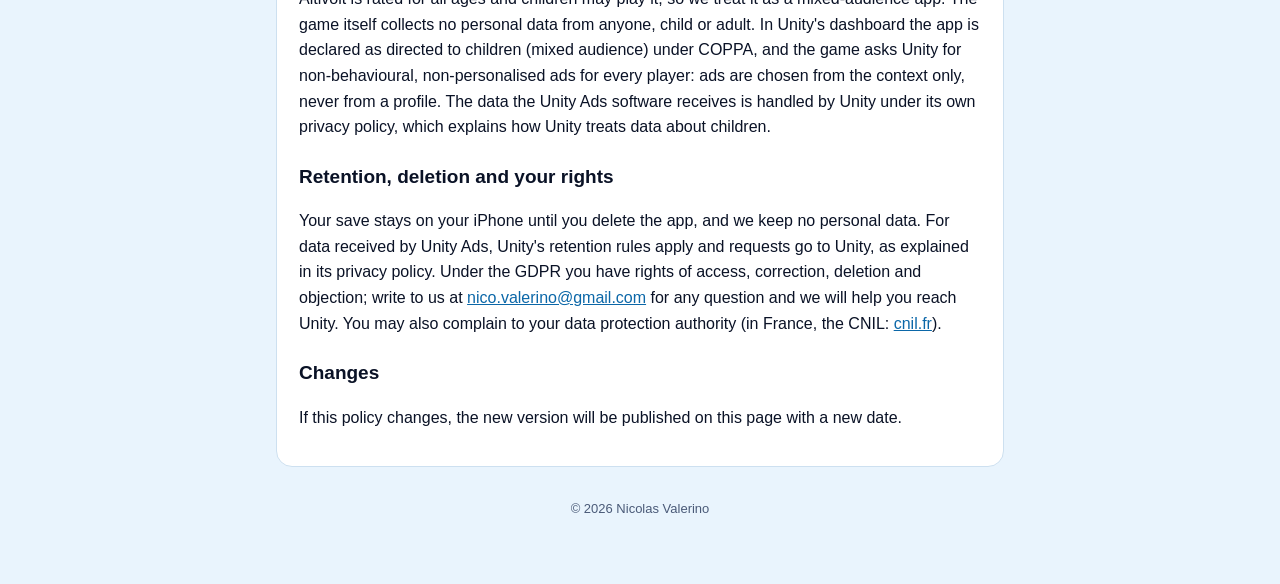
<file: altivolt/privacy.html>
<!doctype html>
<html lang="en"><head><meta charset="utf-8"><meta name="viewport" content="width=device-width,initial-scale=1">
<title>Altivolt — privacy policy</title><link rel="icon" href="icon.png"><link rel="stylesheet" href="style.css"></head>
<body><main>
<header><p class="wordmark">Altivolt</p></header>
<nav><a href="./">Help</a><a href="privacy.html">Privacy</a><a href="privacy-fr.html">Français</a></nav>
<article class="card">
<h1>Privacy policy</h1>
<p class="muted">Last updated: 12 November 2026</p>
<p>Altivolt is a game for iPhone made by Nicolas Valerino, an independent developer ("we"). This policy explains what data is involved when you play and what you can do about it. Contact: <a href="mailto:nico.valerino@gmail.com">nico.valerino@gmail.com</a>.</p>

<h2>What the game itself collects: nothing</h2>
<p>There is no account, no sign-in, no analytics and no server of ours. The game does not ask for your name, e-mail, contacts, photos, microphone or location. Your save (coins, best distance, upgrades) and your settings are stored only on your iPhone. They are deleted when you delete the app.</p>

<h2>Advertising (Unity Ads)</h2>
<p>The game is free and shows a small banner ad through Unity Ads, a service of Unity Technologies, at the top of the title and results screens. No ad is shown during a run.</p>
<p>Altivolt asks Unity for non-personalized ads only: it tells the Unity Ads software that you have not consented to personalized advertising. The game never shows Apple's tracking prompt (App Tracking Transparency), so iOS does not give the advertising identifier (IDFA) to the game or to Unity.</p>
<p>To deliver, measure and protect these ads, the Unity Ads software in the app still receives some data directly from your device:</p>
<ul>
<li>technical data: device model, iOS version, language and network type;</li>
<li>your IP address, and an approximate location derived from it (country / region);</li>
<li>app and ad interaction data: which ads were shown or tapped, and diagnostics such as ad loading errors;</li>
<li>identifiers that are not the advertising identifier, such as the app-specific identifier for vendors (IDFV) and an installation ID created by Unity's software, as described in Unity's privacy policy.</li>
</ul>
<p>Unity uses this data to show ads, to measure them and to prevent fraud. Unity acts as an independent controller of that data under its own privacy policy: <a href="https://unity.com/legal/game-player-and-app-user-privacy-policy">unity.com/legal/game-player-and-app-user-privacy-policy</a>. We do not receive data that identifies you; we only see aggregated ad statistics.</p>

<h2>Your choices</h2>
<ul>
<li><b>Tracking (iOS):</b> Altivolt never asks to track you across other companies' apps and websites, so the advertising identifier is never shared, whatever your setting in iPhone Settings › Privacy &amp; Security › Tracking.</li>
<li><b>Unity's data:</b> Unity's privacy policy explains how to ask Unity for access to, or deletion of, the data its software received. Write to us if you need help reaching Unity.</li>
<li><b>Everything:</b> deleting the app removes all game data from your iPhone.</li>
</ul>

<h2>No purchases, no data sales</h2>
<p>Altivolt has no in-app purchases and never asks for payment details. We do not sell or rent any data about you; the game itself collects none.</p>

<h2>Children</h2>
<p>Altivolt is rated for all ages and children may play it, so we treat it as a mixed-audience app. The game itself collects no personal data from anyone, child or adult. In Unity's dashboard the app is declared as directed to children (mixed audience) under COPPA, and the game asks Unity for non-behavioural, non-personalised ads for every player: ads are chosen from the context only, never from a profile. The data the Unity Ads software receives is handled by Unity under its own privacy policy, which explains how Unity treats data about children.</p>

<h2>Retention, deletion and your rights</h2>
<p>Your save stays on your iPhone until you delete the app, and we keep no personal data. For data received by Unity Ads, Unity's retention rules apply and requests go to Unity, as explained in its privacy policy. Under the GDPR you have rights of access, correction, deletion and objection; write to us at <a href="mailto:nico.valerino@gmail.com">nico.valerino@gmail.com</a> for any question and we will help you reach Unity. You may also complain to your data protection authority (in France, the CNIL: <a href="https://www.cnil.fr">cnil.fr</a>).</p>

<h2>Changes</h2>
<p>If this policy changes, the new version will be published on this page with a new date.</p>
</article>
<footer>© 2026 Nicolas Valerino</footer>
</main></body></html>
</file>
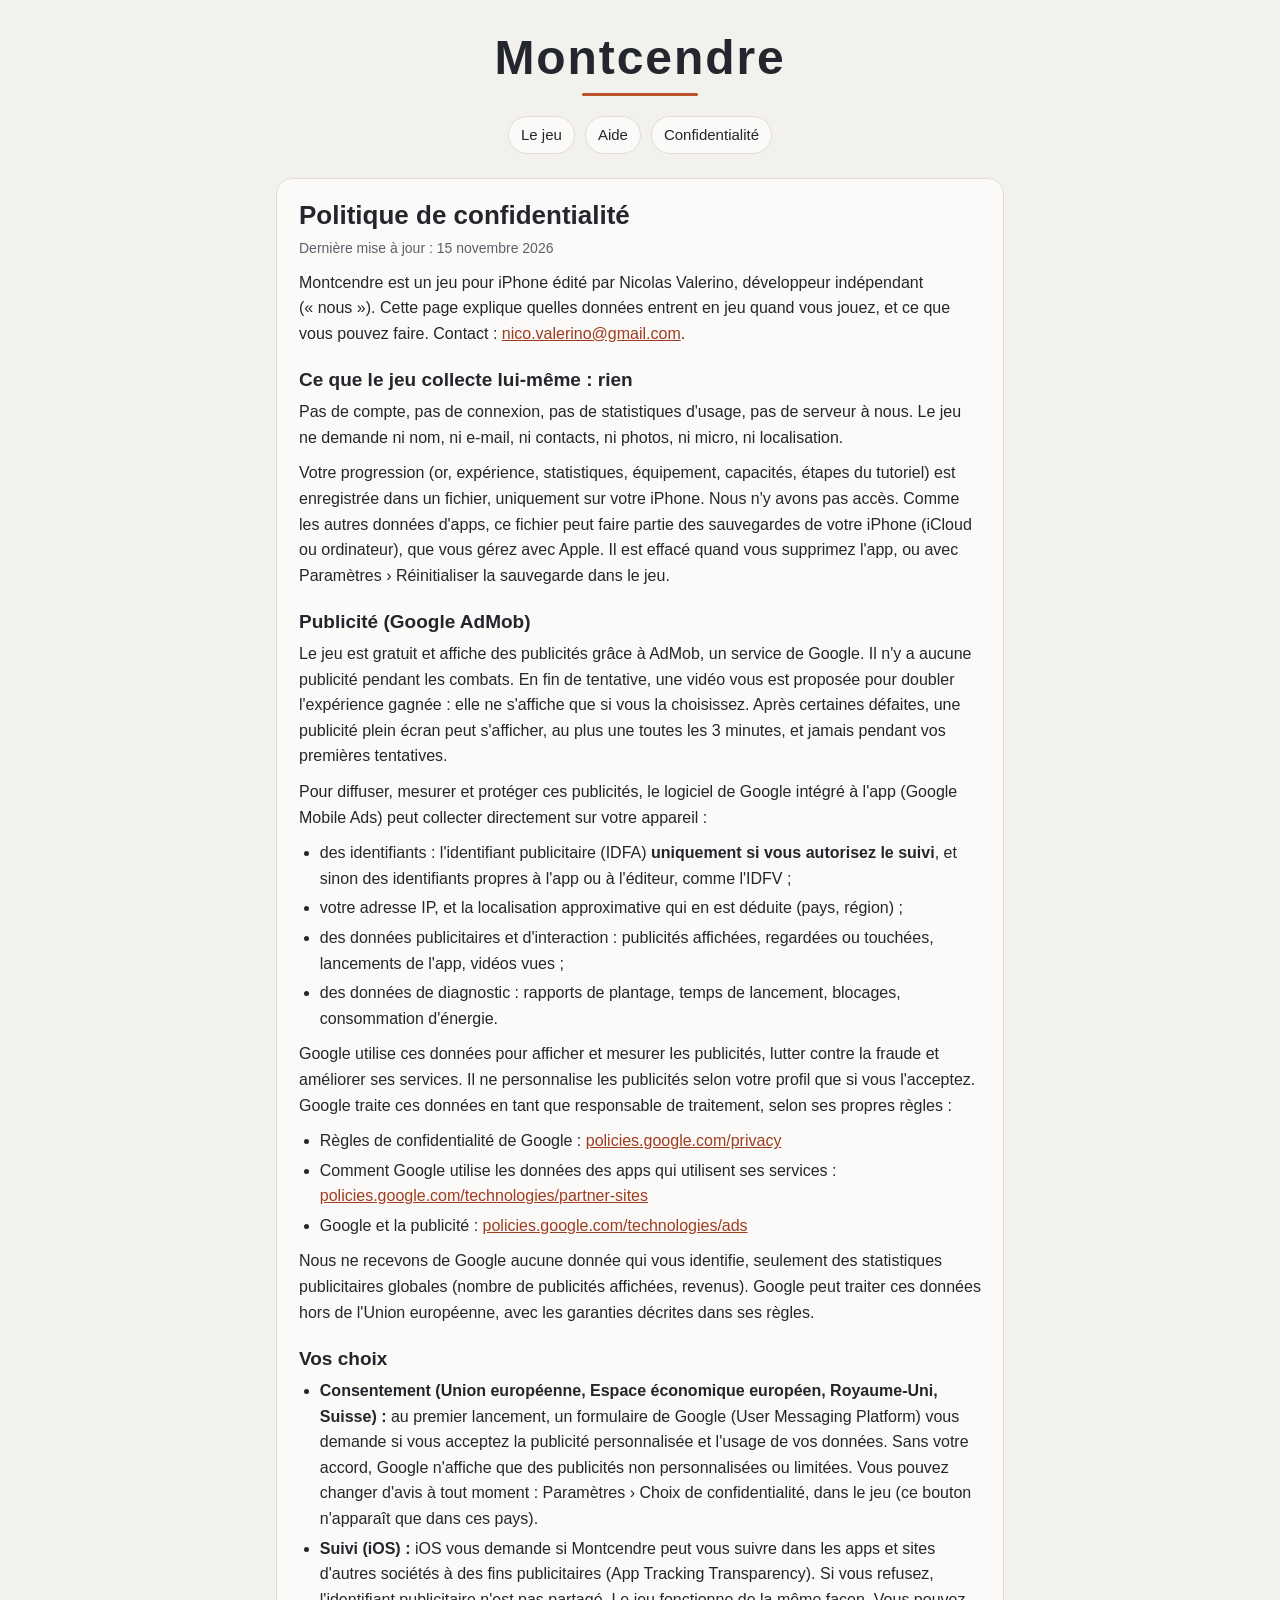
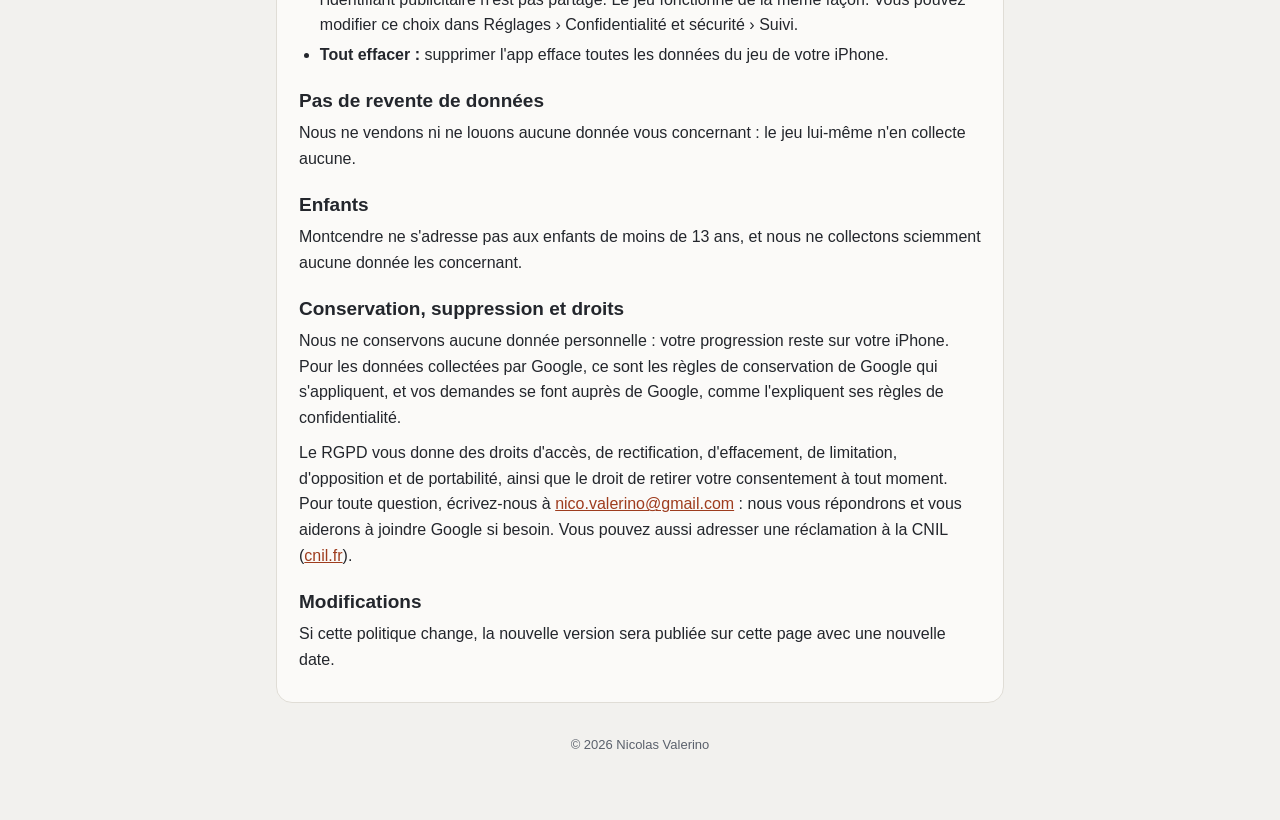
<file: montcendre/confidentialite.html>
<!doctype html>
<html lang="fr"><head><meta charset="utf-8"><meta name="viewport" content="width=device-width,initial-scale=1">
<title>Montcendre — politique de confidentialité</title><meta name="description" content="Politique de confidentialité de Montcendre, jeu pour iPhone : sauvegarde locale, publicités Google AdMob, consentement et suivi, vos droits.">
<link rel="stylesheet" href="style.css"></head>
<body><main>
<header><a class="wordmark" href="./">Montcendre</a></header>
<nav><a href="./">Le jeu</a><a href="./#aide">Aide</a><a href="confidentialite.html">Confidentialité</a></nav>
<article class="card">
<h1>Politique de confidentialité</h1>
<p class="muted">Dernière mise à jour&nbsp;: 15&nbsp;novembre 2026</p>
<p>Montcendre est un jeu pour iPhone édité par Nicolas Valerino, développeur indépendant («&nbsp;nous&nbsp;»). Cette page explique quelles données entrent en jeu quand vous jouez, et ce que vous pouvez faire. Contact&nbsp;: <a href="mailto:nico.valerino@gmail.com">nico.valerino@gmail.com</a>.</p>

<h2>Ce que le jeu collecte lui-même&nbsp;: rien</h2>
<p>Pas de compte, pas de connexion, pas de statistiques d'usage, pas de serveur à nous. Le jeu ne demande ni nom, ni e-mail, ni contacts, ni photos, ni micro, ni localisation.</p>
<p>Votre progression (or, expérience, statistiques, équipement, capacités, étapes du tutoriel) est enregistrée dans un fichier, uniquement sur votre iPhone. Nous n'y avons pas accès. Comme les autres données d'apps, ce fichier peut faire partie des sauvegardes de votre iPhone (iCloud ou ordinateur), que vous gérez avec Apple. Il est effacé quand vous supprimez l'app, ou avec Paramètres › Réinitialiser la sauvegarde dans le jeu.</p>

<h2>Publicité (Google AdMob)</h2>
<p>Le jeu est gratuit et affiche des publicités grâce à AdMob, un service de Google. Il n'y a aucune publicité pendant les combats. En fin de tentative, une vidéo vous est proposée pour doubler l'expérience gagnée&nbsp;: elle ne s'affiche que si vous la choisissez. Après certaines défaites, une publicité plein écran peut s'afficher, au plus une toutes les 3&nbsp;minutes, et jamais pendant vos premières tentatives.</p>
<p>Pour diffuser, mesurer et protéger ces publicités, le logiciel de Google intégré à l'app (Google Mobile Ads) peut collecter directement sur votre appareil&nbsp;:</p>
<ul>
<li>des identifiants&nbsp;: l'identifiant publicitaire (IDFA) <b>uniquement si vous autorisez le suivi</b>, et sinon des identifiants propres à l'app ou à l'éditeur, comme l'IDFV&nbsp;;</li>
<li>votre adresse IP, et la localisation approximative qui en est déduite (pays, région)&nbsp;;</li>
<li>des données publicitaires et d'interaction&nbsp;: publicités affichées, regardées ou touchées, lancements de l'app, vidéos vues&nbsp;;</li>
<li>des données de diagnostic&nbsp;: rapports de plantage, temps de lancement, blocages, consommation d'énergie.</li>
</ul>
<p>Google utilise ces données pour afficher et mesurer les publicités, lutter contre la fraude et améliorer ses services. Il ne personnalise les publicités selon votre profil que si vous l'acceptez. Google traite ces données en tant que responsable de traitement, selon ses propres règles&nbsp;:</p>
<ul>
<li>Règles de confidentialité de Google&nbsp;: <a href="https://policies.google.com/privacy?hl=fr">policies.google.com/privacy</a></li>
<li>Comment Google utilise les données des apps qui utilisent ses services&nbsp;: <a href="https://policies.google.com/technologies/partner-sites?hl=fr">policies.google.com/technologies/partner-sites</a></li>
<li>Google et la publicité&nbsp;: <a href="https://policies.google.com/technologies/ads?hl=fr">policies.google.com/technologies/ads</a></li>
</ul>
<p>Nous ne recevons de Google aucune donnée qui vous identifie, seulement des statistiques publicitaires globales (nombre de publicités affichées, revenus). Google peut traiter ces données hors de l'Union européenne, avec les garanties décrites dans ses règles.</p>

<h2 id="choix">Vos choix</h2>
<ul>
<li><b>Consentement (Union européenne, Espace économique européen, Royaume-Uni, Suisse)&nbsp;:</b> au premier lancement, un formulaire de Google (User Messaging Platform) vous demande si vous acceptez la publicité personnalisée et l'usage de vos données. Sans votre accord, Google n'affiche que des publicités non personnalisées ou limitées. Vous pouvez changer d'avis à tout moment&nbsp;: Paramètres › Choix de confidentialité, dans le jeu (ce bouton n'apparaît que dans ces pays).</li>
<li><b>Suivi (iOS)&nbsp;:</b> iOS vous demande si Montcendre peut vous suivre dans les apps et sites d'autres sociétés à des fins publicitaires (App Tracking Transparency). Si vous refusez, l'identifiant publicitaire n'est pas partagé. Le jeu fonctionne de la même façon. Vous pouvez modifier ce choix dans Réglages › Confidentialité et sécurité › Suivi.</li>
<li><b>Tout effacer&nbsp;:</b> supprimer l'app efface toutes les données du jeu de votre iPhone.</li>
</ul>

<h2>Pas de revente de données</h2>
<p>Nous ne vendons ni ne louons aucune donnée vous concernant&nbsp;: le jeu lui-même n'en collecte aucune.</p>

<h2>Enfants</h2>
<p>Montcendre ne s'adresse pas aux enfants de moins de 13&nbsp;ans, et nous ne collectons sciemment aucune donnée les concernant.</p>

<h2>Conservation, suppression et droits</h2>
<p>Nous ne conservons aucune donnée personnelle&nbsp;: votre progression reste sur votre iPhone. Pour les données collectées par Google, ce sont les règles de conservation de Google qui s'appliquent, et vos demandes se font auprès de Google, comme l'expliquent ses règles de confidentialité.</p>
<p>Le RGPD vous donne des droits d'accès, de rectification, d'effacement, de limitation, d'opposition et de portabilité, ainsi que le droit de retirer votre consentement à tout moment. Pour toute question, écrivez-nous à <a href="mailto:nico.valerino@gmail.com">nico.valerino@gmail.com</a>&nbsp;: nous vous répondrons et vous aiderons à joindre Google si besoin. Vous pouvez aussi adresser une réclamation à la CNIL (<a href="https://www.cnil.fr">cnil.fr</a>).</p>

<h2>Modifications</h2>
<p>Si cette politique change, la nouvelle version sera publiée sur cette page avec une nouvelle date.</p>
</article>
<footer>© 2026 Nicolas Valerino</footer>
</main></body></html>
</file>
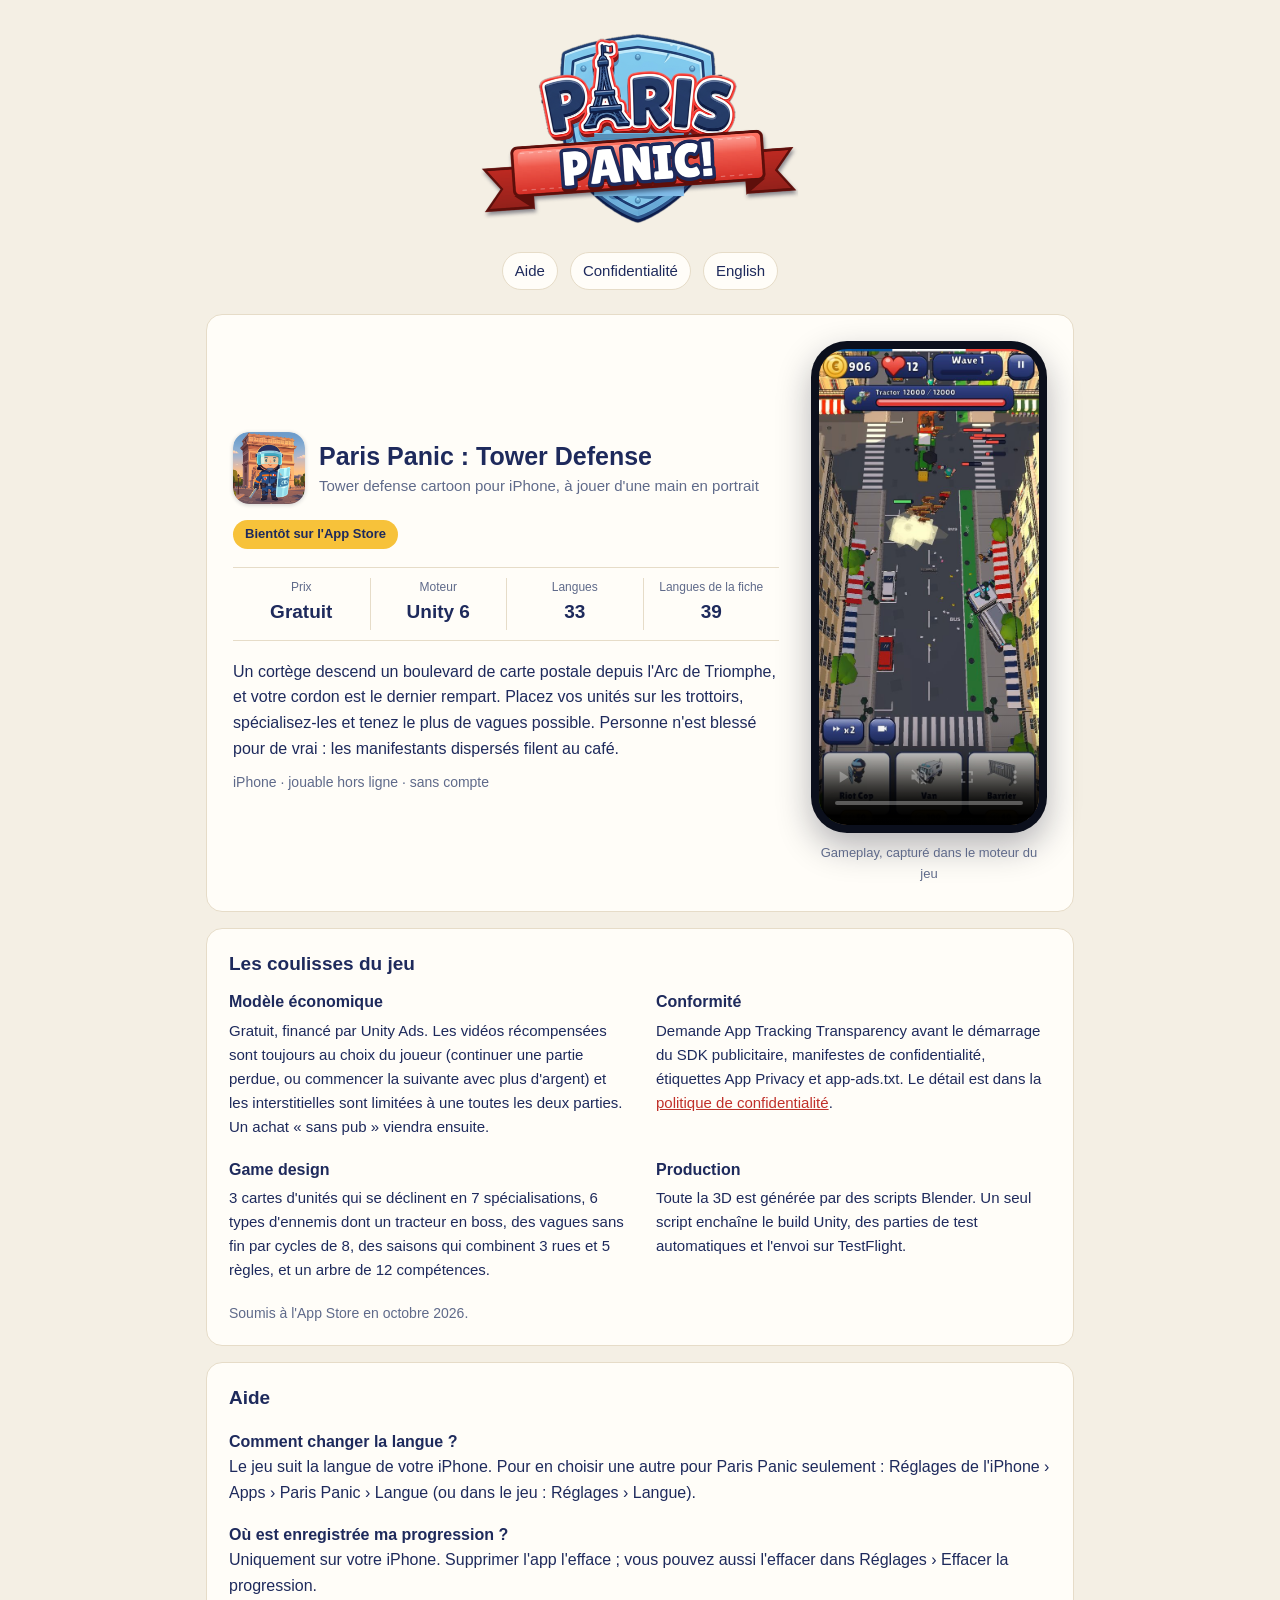
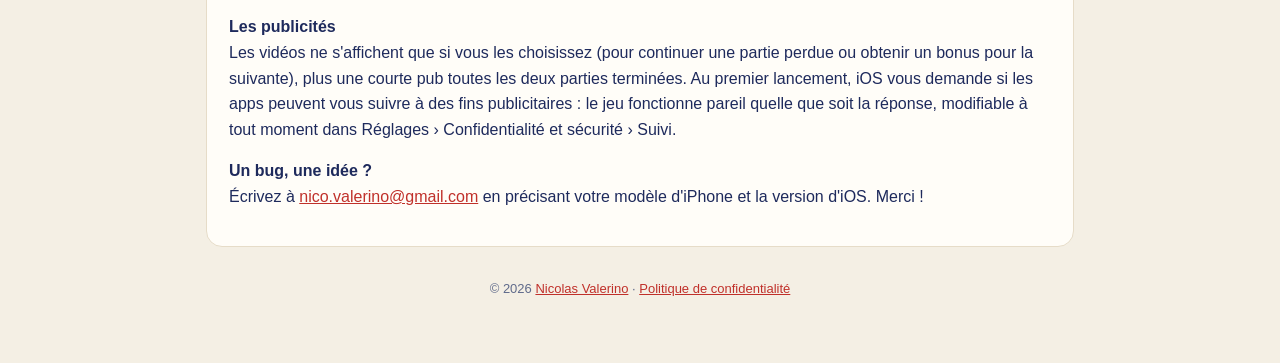
<file: paris-panic/fr.html>
<!doctype html>
<html lang="fr"><head><meta charset="utf-8"><meta name="viewport" content="width=device-width,initial-scale=1">
<title>Paris Panic : Tower Defense</title><meta name="description" content="Paris Panic, un tower defense cartoon pour iPhone dans un Paris de carte postale. Gameplay, coulisses, aide et contact.">
<meta property="og:type" content="website"><meta property="og:url" content="https://nicovlr.github.io/paris-panic/fr.html"><meta property="og:title" content="Paris Panic : Tower Defense"><meta property="og:description" content="Tower defense cartoon pour iPhone, à jouer d'une main en portrait. Bientôt sur l'App Store."><meta property="og:image" content="https://nicovlr.github.io/paris-panic/icon.png">
<link rel="icon" href="icon.png"><link rel="stylesheet" href="style.css"></head>
<body><main class="game">
<header><img class="logo" src="logo.png" alt="Paris Panic" width="640" height="385"></header>
<nav><a href="#aide">Aide</a><a href="privacy-fr.html">Confidentialité</a><a href="./">English</a></nav>

<section class="card hero">
<div>
<div class="app-head"><img src="icon.png" alt="" width="72" height="72"><div><h1>Paris Panic : Tower Defense</h1><p>Tower defense cartoon pour iPhone, à jouer d'une main en portrait</p></div></div>
<span class="badge">Bientôt sur l'App Store</span>
<dl class="facts">
<div><dt>Prix</dt><dd>Gratuit</dd></div>
<div><dt>Moteur</dt><dd>Unity 6</dd></div>
<div><dt>Langues</dt><dd>33</dd></div>
<div><dt>Langues de la fiche</dt><dd>39</dd></div>
</dl>
<p class="pitch">Un cortège descend un boulevard de carte postale depuis l'Arc de Triomphe, et votre cordon est le dernier rempart. Placez vos unités sur les trottoirs, spécialisez-les et tenez le plus de vagues possible. Personne n'est blessé pour de vrai : les manifestants dispersés filent au café.</p>
<p class="muted">iPhone · jouable hors ligne · sans compte</p>
</div>
<figure class="media">
<div class="phone"><video id="gameplay" src="../assets/paris-panic-gameplay.mp4" poster="../assets/paris-panic-poster.jpg" autoplay muted loop playsinline preload="metadata" aria-label="Gameplay de Paris Panic : on pose des unités, on choisit la spécialité gaz lacrymogène, puis le cortège et un tracteur arrivent sur la défense"></video></div>
<figcaption>Gameplay, capturé dans le moteur du jeu</figcaption>
</figure>
</section>

<section class="card">
<h2>Les coulisses du jeu</h2>
<ul class="points">
<li><h3>Modèle économique</h3><p>Gratuit, financé par Unity Ads. Les vidéos récompensées sont toujours au choix du joueur (continuer une partie perdue, ou commencer la suivante avec plus d'argent) et les interstitielles sont limitées à une toutes les deux parties. Un achat « sans pub » viendra ensuite.</p></li>
<li><h3>Conformité</h3><p>Demande App Tracking Transparency avant le démarrage du SDK publicitaire, manifestes de confidentialité, étiquettes App Privacy et app-ads.txt. Le détail est dans la <a href="privacy-fr.html">politique de confidentialité</a>.</p></li>
<li><h3>Game design</h3><p>3 cartes d'unités qui se déclinent en 7 spécialisations, 6 types d'ennemis dont un tracteur en boss, des vagues sans fin par cycles de 8, des saisons qui combinent 3 rues et 5 règles, et un arbre de 12 compétences.</p></li>
<li><h3>Production</h3><p>Toute la 3D est générée par des scripts Blender. Un seul script enchaîne le build Unity, des parties de test automatiques et l'envoi sur TestFlight.</p></li>
</ul>
<p class="muted note">Soumis à l'App Store en octobre 2026.</p>
</section>

<section class="card" id="aide">
<h2>Aide</h2>
<p><b>Comment changer la langue ?</b><br>Le jeu suit la langue de votre iPhone. Pour en choisir une autre pour Paris Panic seulement : Réglages de l'iPhone › Apps › Paris Panic › Langue (ou dans le jeu : Réglages › Langue).</p>
<p><b>Où est enregistrée ma progression ?</b><br>Uniquement sur votre iPhone. Supprimer l'app l'efface ; vous pouvez aussi l'effacer dans Réglages › Effacer la progression.</p>
<p><b>Les publicités</b><br>Les vidéos ne s'affichent que si vous les choisissez (pour continuer une partie perdue ou obtenir un bonus pour la suivante), plus une courte pub toutes les deux parties terminées. Au premier lancement, iOS vous demande si les apps peuvent vous suivre à des fins publicitaires : le jeu fonctionne pareil quelle que soit la réponse, modifiable à tout moment dans Réglages › Confidentialité et sécurité › Suivi.</p>
<p><b>Un bug, une idée ?</b><br>Écrivez à <a href="mailto:nico.valerino@gmail.com?subject=Paris%20Panic">nico.valerino@gmail.com</a> en précisant votre modèle d'iPhone et la version d'iOS. Merci !</p>
</section>
<footer>© 2026 <a href="../">Nicolas Valerino</a> · <a href="privacy-fr.html">Politique de confidentialité</a></footer>
</main>
<script>
(function () {
  var v = document.getElementById('gameplay');
  if (!v || !window.matchMedia) return;
  var mq = window.matchMedia('(prefers-reduced-motion: reduce)');
  function apply() {
    if (mq.matches) { v.pause(); v.controls = true; }
    else { var p = v.play(); if (p && p.catch) p.catch(function () { v.controls = true; }); }
  }
  apply();
  if (mq.addEventListener) mq.addEventListener('change', apply);
})();
</script>
</body></html>
</file>
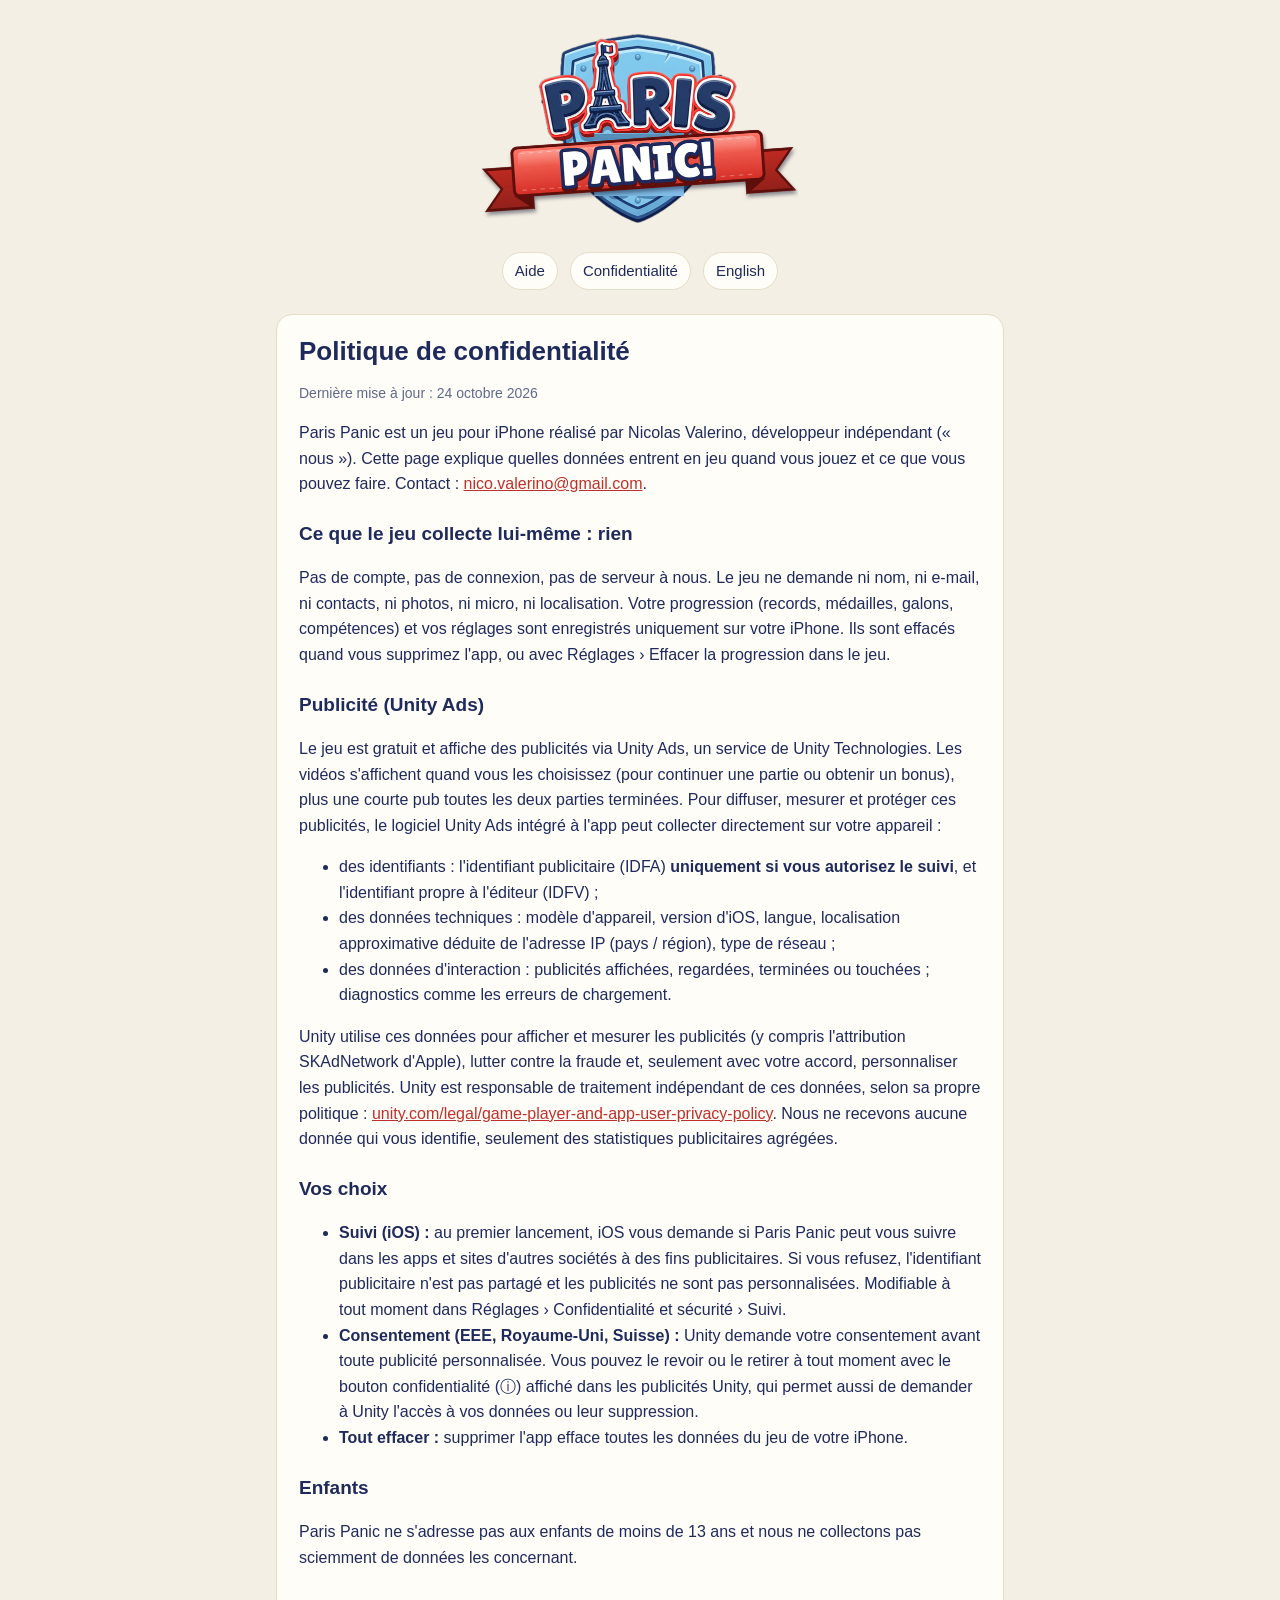
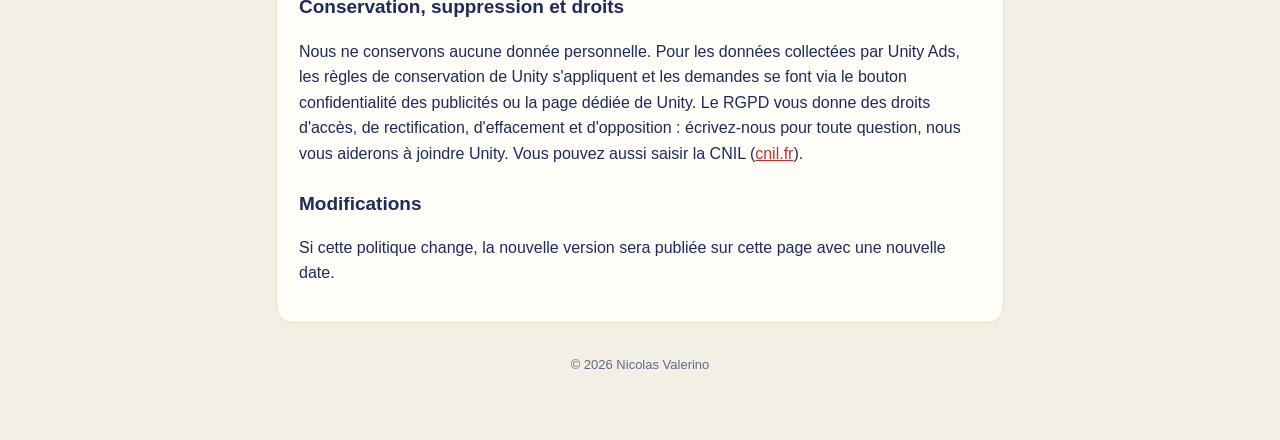
<file: paris-panic/privacy-fr.html>
<!doctype html>
<html lang="fr"><head><meta charset="utf-8"><meta name="viewport" content="width=device-width,initial-scale=1">
<title>Paris Panic — politique de confidentialité</title><link rel="icon" href="icon.png"><link rel="stylesheet" href="style.css"></head>
<body><main>
<header><img class="logo" src="logo.png" alt="Paris Panic"></header>
<nav><a href="fr.html">Aide</a><a href="privacy-fr.html">Confidentialité</a><a href="privacy.html">English</a></nav>
<article class="card">
<h1>Politique de confidentialité</h1>
<p class="muted">Dernière mise à jour : 24 octobre 2026</p>
<p>Paris Panic est un jeu pour iPhone réalisé par Nicolas Valerino, développeur indépendant (« nous »). Cette page explique quelles données entrent en jeu quand vous jouez et ce que vous pouvez faire. Contact : <a href="mailto:nico.valerino@gmail.com">nico.valerino@gmail.com</a>.</p>

<h2>Ce que le jeu collecte lui-même : rien</h2>
<p>Pas de compte, pas de connexion, pas de serveur à nous. Le jeu ne demande ni nom, ni e-mail, ni contacts, ni photos, ni micro, ni localisation. Votre progression (records, médailles, galons, compétences) et vos réglages sont enregistrés uniquement sur votre iPhone. Ils sont effacés quand vous supprimez l'app, ou avec Réglages › Effacer la progression dans le jeu.</p>

<h2>Publicité (Unity Ads)</h2>
<p>Le jeu est gratuit et affiche des publicités via Unity Ads, un service de Unity Technologies. Les vidéos s'affichent quand vous les choisissez (pour continuer une partie ou obtenir un bonus), plus une courte pub toutes les deux parties terminées. Pour diffuser, mesurer et protéger ces publicités, le logiciel Unity Ads intégré à l'app peut collecter directement sur votre appareil :</p>
<ul>
<li>des identifiants : l'identifiant publicitaire (IDFA) <b>uniquement si vous autorisez le suivi</b>, et l'identifiant propre à l'éditeur (IDFV) ;</li>
<li>des données techniques : modèle d'appareil, version d'iOS, langue, localisation approximative déduite de l'adresse IP (pays / région), type de réseau ;</li>
<li>des données d'interaction : publicités affichées, regardées, terminées ou touchées ; diagnostics comme les erreurs de chargement.</li>
</ul>
<p>Unity utilise ces données pour afficher et mesurer les publicités (y compris l'attribution SKAdNetwork d'Apple), lutter contre la fraude et, seulement avec votre accord, personnaliser les publicités. Unity est responsable de traitement indépendant de ces données, selon sa propre politique : <a href="https://unity.com/legal/game-player-and-app-user-privacy-policy">unity.com/legal/game-player-and-app-user-privacy-policy</a>. Nous ne recevons aucune donnée qui vous identifie, seulement des statistiques publicitaires agrégées.</p>

<h2>Vos choix</h2>
<ul>
<li><b>Suivi (iOS) :</b> au premier lancement, iOS vous demande si Paris Panic peut vous suivre dans les apps et sites d'autres sociétés à des fins publicitaires. Si vous refusez, l'identifiant publicitaire n'est pas partagé et les publicités ne sont pas personnalisées. Modifiable à tout moment dans Réglages › Confidentialité et sécurité › Suivi.</li>
<li><b>Consentement (EEE, Royaume-Uni, Suisse) :</b> Unity demande votre consentement avant toute publicité personnalisée. Vous pouvez le revoir ou le retirer à tout moment avec le bouton confidentialité (ⓘ) affiché dans les publicités Unity, qui permet aussi de demander à Unity l'accès à vos données ou leur suppression.</li>
<li><b>Tout effacer :</b> supprimer l'app efface toutes les données du jeu de votre iPhone.</li>
</ul>

<h2>Enfants</h2>
<p>Paris Panic ne s'adresse pas aux enfants de moins de 13 ans et nous ne collectons pas sciemment de données les concernant.</p>

<h2>Conservation, suppression et droits</h2>
<p>Nous ne conservons aucune donnée personnelle. Pour les données collectées par Unity Ads, les règles de conservation de Unity s'appliquent et les demandes se font via le bouton confidentialité des publicités ou la page dédiée de Unity. Le RGPD vous donne des droits d'accès, de rectification, d'effacement et d'opposition : écrivez-nous pour toute question, nous vous aiderons à joindre Unity. Vous pouvez aussi saisir la CNIL (<a href="https://www.cnil.fr">cnil.fr</a>).</p>

<h2>Modifications</h2>
<p>Si cette politique change, la nouvelle version sera publiée sur cette page avec une nouvelle date.</p>
</article>
<footer>© 2026 Nicolas Valerino</footer>
</main></body></html>
</file>
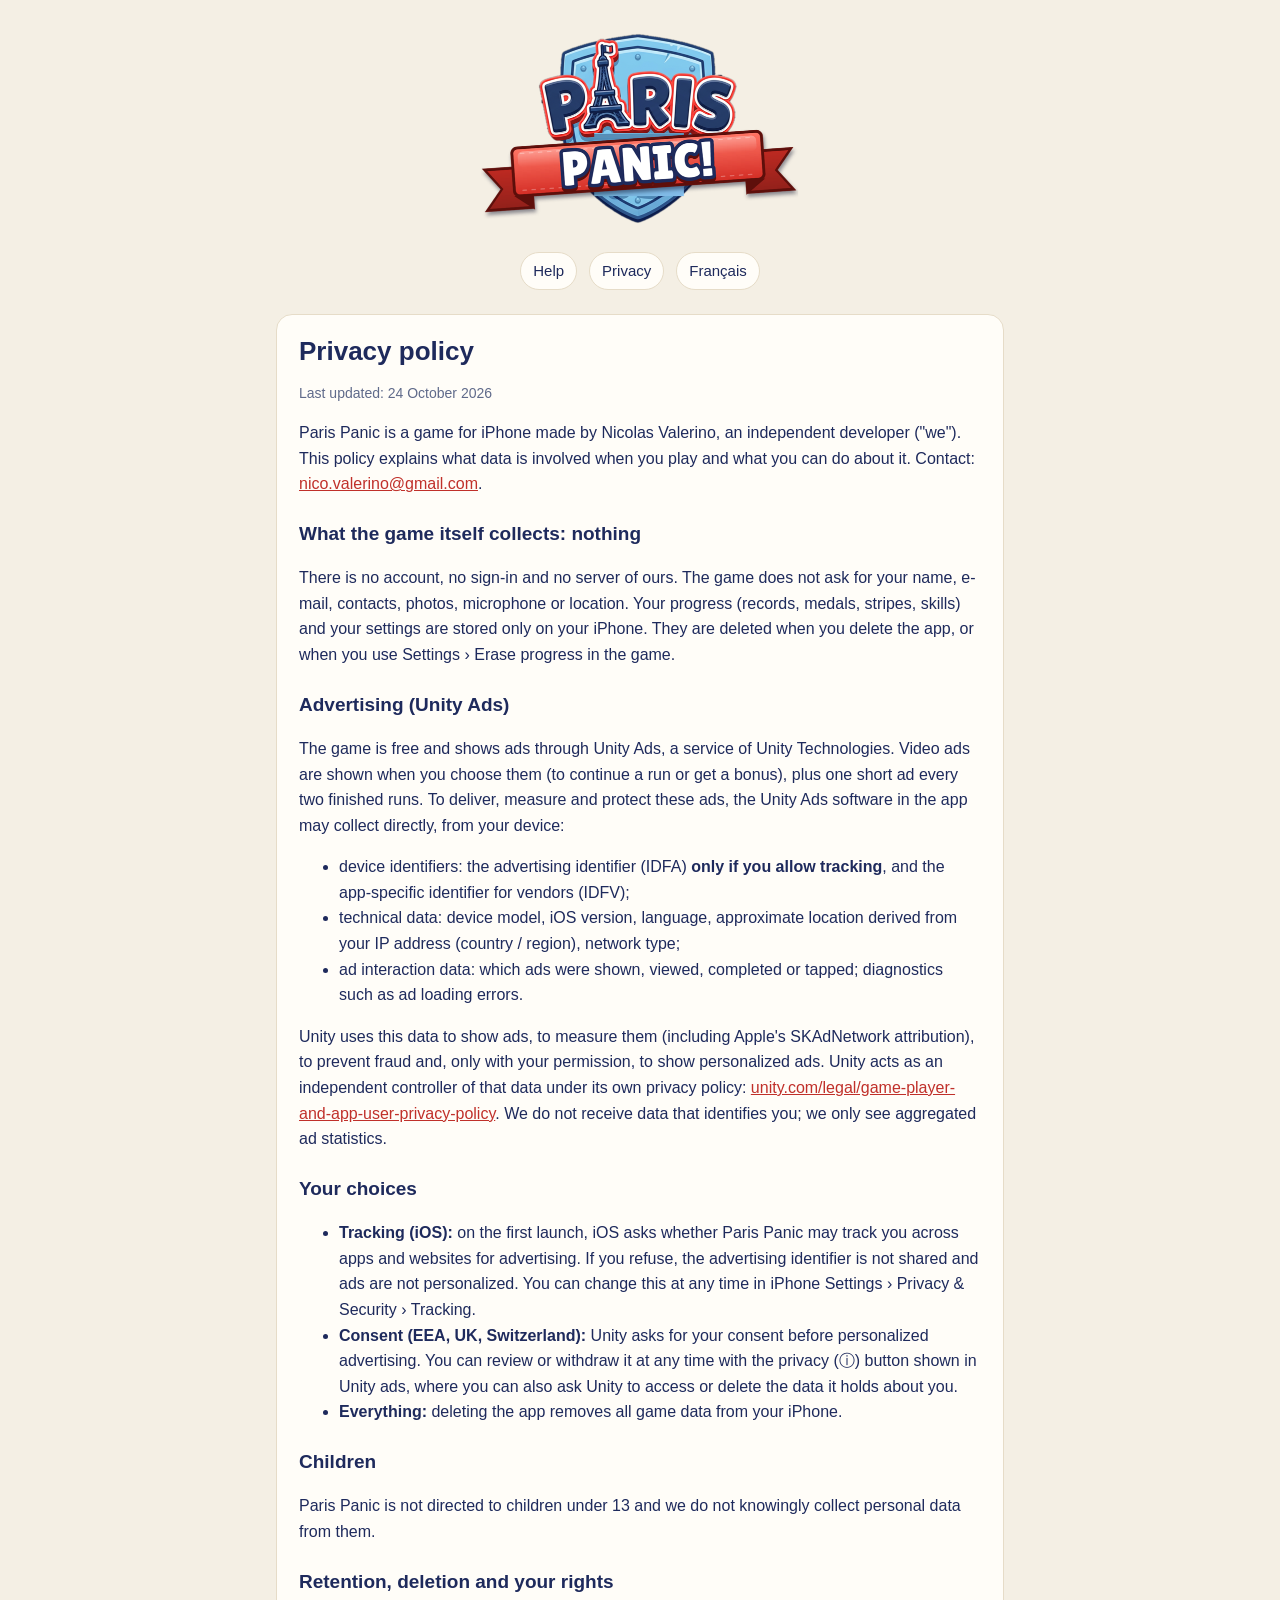
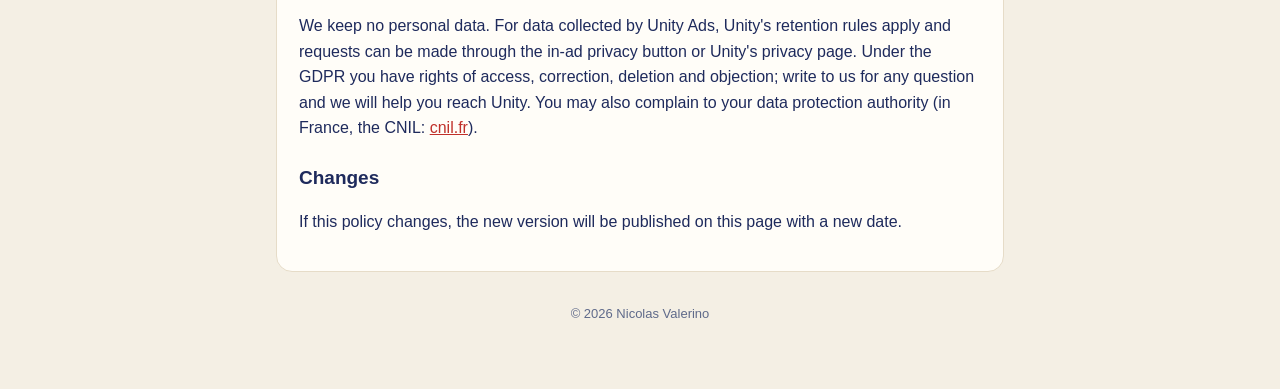
<file: paris-panic/privacy.html>
<!doctype html>
<html lang="en"><head><meta charset="utf-8"><meta name="viewport" content="width=device-width,initial-scale=1">
<title>Paris Panic — privacy policy</title><link rel="icon" href="icon.png"><link rel="stylesheet" href="style.css"></head>
<body><main>
<header><img class="logo" src="logo.png" alt="Paris Panic"></header>
<nav><a href="./">Help</a><a href="privacy.html">Privacy</a><a href="privacy-fr.html">Français</a></nav>
<article class="card">
<h1>Privacy policy</h1>
<p class="muted">Last updated: 24 October 2026</p>
<p>Paris Panic is a game for iPhone made by Nicolas Valerino, an independent developer ("we"). This policy explains what data is involved when you play and what you can do about it. Contact: <a href="mailto:nico.valerino@gmail.com">nico.valerino@gmail.com</a>.</p>

<h2>What the game itself collects: nothing</h2>
<p>There is no account, no sign-in and no server of ours. The game does not ask for your name, e-mail, contacts, photos, microphone or location. Your progress (records, medals, stripes, skills) and your settings are stored only on your iPhone. They are deleted when you delete the app, or when you use Settings › Erase progress in the game.</p>

<h2>Advertising (Unity Ads)</h2>
<p>The game is free and shows ads through Unity Ads, a service of Unity Technologies. Video ads are shown when you choose them (to continue a run or get a bonus), plus one short ad every two finished runs. To deliver, measure and protect these ads, the Unity Ads software in the app may collect directly, from your device:</p>
<ul>
<li>device identifiers: the advertising identifier (IDFA) <b>only if you allow tracking</b>, and the app-specific identifier for vendors (IDFV);</li>
<li>technical data: device model, iOS version, language, approximate location derived from your IP address (country / region), network type;</li>
<li>ad interaction data: which ads were shown, viewed, completed or tapped; diagnostics such as ad loading errors.</li>
</ul>
<p>Unity uses this data to show ads, to measure them (including Apple's SKAdNetwork attribution), to prevent fraud and, only with your permission, to show personalized ads. Unity acts as an independent controller of that data under its own privacy policy: <a href="https://unity.com/legal/game-player-and-app-user-privacy-policy">unity.com/legal/game-player-and-app-user-privacy-policy</a>. We do not receive data that identifies you; we only see aggregated ad statistics.</p>

<h2>Your choices</h2>
<ul>
<li><b>Tracking (iOS):</b> on the first launch, iOS asks whether Paris Panic may track you across apps and websites for advertising. If you refuse, the advertising identifier is not shared and ads are not personalized. You can change this at any time in iPhone Settings › Privacy &amp; Security › Tracking.</li>
<li><b>Consent (EEA, UK, Switzerland):</b> Unity asks for your consent before personalized advertising. You can review or withdraw it at any time with the privacy (ⓘ) button shown in Unity ads, where you can also ask Unity to access or delete the data it holds about you.</li>
<li><b>Everything:</b> deleting the app removes all game data from your iPhone.</li>
</ul>

<h2>Children</h2>
<p>Paris Panic is not directed to children under 13 and we do not knowingly collect personal data from them.</p>

<h2>Retention, deletion and your rights</h2>
<p>We keep no personal data. For data collected by Unity Ads, Unity's retention rules apply and requests can be made through the in-ad privacy button or Unity's privacy page. Under the GDPR you have rights of access, correction, deletion and objection; write to us for any question and we will help you reach Unity. You may also complain to your data protection authority (in France, the CNIL: <a href="https://www.cnil.fr">cnil.fr</a>).</p>

<h2>Changes</h2>
<p>If this policy changes, the new version will be published on this page with a new date.</p>
</article>
<footer>© 2026 Nicolas Valerino</footer>
</main></body></html>
</file>
<file: altivolt/style.css>
/* Altivolt: the Paris Panic page layout in Altivolt's colours, sky by day and space by night. */
:root { --navy: #0a1226; --cream: #ffffff; --cyan: #3fe6ff; --sky: #3fa9ee; --link: #0b67a8; --muted: #4a5a78; --bg: #e9f4fd; --card: #ffffff; --line: #cde0f0; --frame: #050a2a; }
@media (prefers-color-scheme: dark) { :root { --navy: #eef5ff; --cream: #050a2a; --sky: #10275a; --link: #3fe6ff; --muted: #9fb2d0; --bg: #050a2a; --card: #0a1226; --line: #1d2c55; --frame: #02040f; } }
* { box-sizing: border-box; }
body { margin: 0; background: linear-gradient(180deg, var(--sky) 0, var(--bg) 420px) no-repeat, var(--bg); color: var(--navy); font: 16px/1.6 -apple-system, BlinkMacSystemFont, "Segoe UI", Roboto, Helvetica, Arial, sans-serif; }
main { max-width: 760px; margin: 0 auto; padding: 24px 16px 64px; }
header { text-align: center; padding: 8px 0 12px; }
.wordmark { display: inline-block; margin: 0; padding: 0 .12em; font: italic 900 clamp(46px, 12vw, 72px)/1.1 -apple-system, BlinkMacSystemFont, "Segoe UI", Roboto, Helvetica, Arial, sans-serif; letter-spacing: .02em; text-transform: uppercase; color: #fff; -webkit-text-stroke: .09em #0a1226; paint-order: stroke fill; text-shadow: 0 .06em 0 #0a1226; }
.wordmark::after { content: ""; display: block; width: 74%; height: 5px; margin: 6px auto 0; border-radius: 3px; background: var(--cyan); box-shadow: 0 0 10px rgba(63, 230, 255, .7); }
nav { display: flex; gap: 12px; justify-content: center; flex-wrap: wrap; margin: 8px 0 24px; font-size: 15px; }
nav a { color: var(--navy); text-decoration: none; border: 1px solid var(--line); background: var(--card); padding: 6px 12px; border-radius: 999px; }
.card { background: var(--card); border: 1px solid var(--line); border-radius: 16px; padding: 20px 22px; margin: 16px 0; }
h1 { font-size: 26px; line-height: 1.25; margin: 0 0 6px; }
h2 { font-size: 19px; margin: 22px 0 6px; }
.card > h2:first-child { margin-top: 0; }
p, li { color: var(--navy); }
.muted { color: var(--muted); font-size: 14px; }
a { color: var(--link); }
.store { display: inline-block; margin-top: 16px; background: var(--cyan); color: #0a1226; border: 2px solid #0a1226; padding: 9px 18px; border-radius: 12px; text-decoration: none; font-weight: 700; }
footer { text-align: center; color: var(--muted); font-size: 13px; margin-top: 32px; }

/* Game page (index.html and fr.html) */
main.game { max-width: 900px; }
.hero { padding: 26px; }
.app-head { display: flex; gap: 14px; align-items: center; }
.app-head img { width: 72px; height: 72px; border-radius: 16px; flex: none; box-shadow: 0 1px 4px rgba(5, 10, 42, .25); }
.app-head h1 { margin: 0; font-size: 25px; line-height: 1.2; }
.app-head p { margin: 4px 0 0; color: var(--muted); font-size: 15px; line-height: 1.4; }
.facts { display: grid; grid-template-columns: repeat(4, minmax(0, 1fr)); margin: 18px 0; padding: 10px 0; border-top: 1px solid var(--line); border-bottom: 1px solid var(--line); }
.facts div { text-align: center; padding: 2px 6px; min-width: 0; }
.facts div + div { border-left: 1px solid var(--line); }
.facts dt { font-size: 12px; line-height: 1.3; color: var(--muted); }
.facts dd { margin: 2px 0 0; font-size: 19px; font-weight: 700; }
.pitch { margin: 0 0 10px; max-width: 68ch; }
.hero .muted { margin: 0; }
.media { margin: 22px 0 0; }
.phone { padding: 8px; border-radius: 30px; background: var(--frame); border: 1px solid var(--line); box-shadow: 0 14px 34px rgba(5, 10, 42, .3); }
.phone video { display: block; width: 100%; height: auto; aspect-ratio: auto 2868 / 1320; border-radius: 22px; background: #000; }
.media figcaption, .shots figcaption { text-align: center; color: var(--muted); font-size: 13px; margin-top: 10px; }
.shots { display: grid; grid-template-columns: repeat(3, minmax(0, 1fr)); gap: 14px; margin: 12px 0 0; }
.shots figure { margin: 0; min-width: 0; }
.shots a { display: block; border-radius: 12px; }
.shots img { display: block; width: 100%; height: auto; border-radius: 12px; border: 1px solid var(--line); }
.shots figcaption { margin-top: 6px; }
.points { list-style: none; padding: 0; margin: 10px 0 0; display: grid; grid-template-columns: 1fr 1fr; gap: 18px 32px; }
.points h3 { margin: 0 0 4px; font-size: 16px; }
.points p { margin: 0; font-size: 15px; }
.points p + p { margin-top: 6px; }
.key { display: inline-block; padding: 0 8px; border: 2px solid var(--cyan); border-radius: 8px; background: #0a1226; color: #fff; font-size: 12px; font-weight: 800; letter-spacing: .04em; line-height: 1.6; vertical-align: 1px; }
@media (max-width: 700px) {
  .hero { padding: 20px; }
  .shots, .points { grid-template-columns: 1fr; }
  .phone { padding: 6px; border-radius: 22px; }
  .phone video { border-radius: 16px; }
}
@media (max-width: 440px) {
  nav { gap: 8px; }
  nav a { padding: 6px 10px; }
  .facts { grid-template-columns: repeat(2, minmax(0, 1fr)); row-gap: 10px; }
  .facts div:nth-child(3) { border-left: 0; }
}
</file>
<file: montcendre/style.css>
/* Montcendre: same layout as the Paris Panic pages, in neutral ash tones. */
:root { --ink: #23262c; --muted: #5b616c; --bg: #f2f1ee; --card: #fbfaf8; --line: #e0ddd6; --link: #9e3c1e; --accent: #b8542c; --badge: #ebe5da; --badge-ink: #4a3a2a; }
@media (prefers-color-scheme: dark) { :root { --ink: #e7e5e1; --muted: #a4a9b1; --bg: #16171a; --card: #1f2125; --line: #30333a; --link: #f0a27e; --accent: #e07b4f; --badge: #2b2a28; --badge-ink: #e9dccb; } }
* { box-sizing: border-box; }
body { margin: 0; background: var(--bg); color: var(--ink); font: 16px/1.6 -apple-system, BlinkMacSystemFont, "Segoe UI", Roboto, Helvetica, Arial, sans-serif; -webkit-text-size-adjust: 100%; }
main { max-width: 760px; margin: 0 auto; padding: 24px 16px 64px; }
main.game { max-width: 860px; }
header { text-align: center; padding: 8px 0 12px; }
.wordmark { display: inline-block; margin: 0; font-size: clamp(34px, 9vw, 48px); line-height: 1.1; font-weight: 800; letter-spacing: .04em; color: var(--ink); text-decoration: none; }
.wordmark::after { content: ""; display: block; width: 40%; height: 3px; margin: 8px auto 0; border-radius: 2px; background: var(--accent); }
nav { display: flex; gap: 10px; justify-content: center; flex-wrap: wrap; margin: 8px 0 24px; font-size: 15px; }
nav a { color: var(--ink); text-decoration: none; border: 1px solid var(--line); background: var(--card); padding: 6px 12px; border-radius: 999px; }
nav a:hover, nav a:focus-visible { border-color: var(--muted); }
.card { background: var(--card); border: 1px solid var(--line); border-radius: 16px; padding: 20px 22px; margin: 16px 0; }
h1 { font-size: 26px; line-height: 1.25; margin: 0 0 6px; }
h2 { font-size: 19px; line-height: 1.3; margin: 22px 0 6px; }
h3 { font-size: 16px; line-height: 1.35; margin: 18px 0 4px; }
.card > h2:first-child, .card > h3:first-child { margin-top: 0; }
p, li { color: var(--ink); }
p { margin: 0 0 10px; }
ul, ol { padding-left: 1.3em; margin: 0 0 10px; }
li { margin: 4px 0; }
.muted { color: var(--muted); font-size: 14px; }
a { color: var(--link); }
footer { text-align: center; color: var(--muted); font-size: 13px; margin-top: 32px; }
footer a { color: var(--muted); }

/* Game page */
.hero { padding: 24px 22px; }
.tagline { margin: 0; color: var(--muted); font-size: 15px; line-height: 1.4; }
.badge { display: inline-block; margin-top: 14px; background: var(--badge); color: var(--badge-ink); font-size: 13px; font-weight: 600; padding: 4px 12px; border-radius: 999px; }
.facts { display: grid; grid-template-columns: repeat(4, minmax(0, 1fr)); margin: 18px 0; padding: 10px 0; border-top: 1px solid var(--line); border-bottom: 1px solid var(--line); }
.facts div { text-align: center; padding: 2px 6px; min-width: 0; }
.facts div + div { border-left: 1px solid var(--line); }
.facts dt { font-size: 12px; line-height: 1.3; color: var(--muted); }
.facts dd { margin: 2px 0 0; font-size: 18px; font-weight: 700; }
.pitch { max-width: 68ch; }
.points { list-style: none; padding: 0; margin: 10px 0 0; display: grid; grid-template-columns: 1fr 1fr; gap: 18px 32px; }
.points li { margin: 0; }
.points h3 { margin: 0 0 4px; }
.points p { margin: 0; font-size: 15px; }
.districts { list-style: none; padding: 0; margin: 10px 0 0; counter-reset: d; }
.districts li { counter-increment: d; display: grid; grid-template-columns: 30px minmax(0, 1fr); gap: 0 10px; padding: 10px 0; border-top: 1px solid var(--line); margin: 0; }
.districts li:first-child { border-top: 0; padding-top: 2px; }
.districts li::before { content: counter(d); grid-row: span 2; width: 26px; height: 26px; border-radius: 50%; border: 1px solid var(--line); color: var(--muted); font-size: 13px; font-weight: 700; display: flex; align-items: center; justify-content: center; margin-top: 1px; }
.districts b { font-weight: 700; }
.districts span { color: var(--muted); font-size: 15px; }
.faq h3 { margin-top: 20px; }
.faq h3:first-of-type { margin-top: 6px; }
.contact-mail { font-weight: 600; overflow-wrap: anywhere; }
@media (max-width: 640px) {
  .points { grid-template-columns: 1fr; }
  .card { padding: 18px 16px; }
}
@media (max-width: 440px) {
  .facts { grid-template-columns: repeat(2, minmax(0, 1fr)); row-gap: 10px; }
  .facts div:nth-child(3) { border-left: 0; }
}
</file>
<file: paris-panic/style.css>
:root { --navy: #1e2a5c; --cream: #fff9ee; --gold: #f7c23a; --red: #e23a32; --link: #c0302a; --muted: #5f6a8a; --bg: #f4efe4; --card: #fffdf8; --line: #e6dcc8; }
@media (prefers-color-scheme: dark) { :root { --navy: #e9edff; --cream: #141a33; --link: #ff8f86; --muted: #aab3d4; --bg: #0e1226; --card: #182042; --line: #2a3566; } }
* { box-sizing: border-box; }
body { margin: 0; background: var(--bg); color: var(--navy); font: 16px/1.6 -apple-system, BlinkMacSystemFont, "Segoe UI", Roboto, Helvetica, Arial, sans-serif; }
main { max-width: 760px; margin: 0 auto; padding: 24px 16px 64px; }
header { text-align: center; padding: 8px 0 12px; }
header img.logo { width: min(320px, 80%); height: auto; }
nav { display: flex; gap: 12px; justify-content: center; flex-wrap: wrap; margin: 8px 0 24px; font-size: 15px; }
nav a { color: var(--navy); text-decoration: none; border: 1px solid var(--line); background: var(--card); padding: 6px 12px; border-radius: 999px; }
.card { background: var(--card); border: 1px solid var(--line); border-radius: 16px; padding: 20px 22px; margin: 16px 0; }
h1 { font-size: 26px; line-height: 1.25; margin: 0 0 6px; }
h2 { font-size: 19px; margin: 22px 0 6px; }
.card > h2:first-child { margin-top: 0; }
p, li { color: var(--navy); }
.muted { color: var(--muted); font-size: 14px; }
a { color: var(--link); }
.store { display: inline-block; margin-top: 10px; background: var(--navy); color: var(--cream); padding: 10px 18px; border-radius: 12px; text-decoration: none; font-weight: 600; }
footer { text-align: center; color: var(--muted); font-size: 13px; margin-top: 32px; }

/* Game page (index.html and fr.html) */
main.game { max-width: 900px; }
.hero { display: grid; grid-template-columns: minmax(0, 1fr) 236px; gap: 32px; align-items: center; padding: 26px; }
.app-head { display: flex; gap: 14px; align-items: center; }
.app-head img { width: 72px; height: 72px; border-radius: 16px; flex: none; box-shadow: 0 1px 4px rgba(14, 18, 38, .2); }
.app-head h1 { margin: 0; font-size: 25px; line-height: 1.2; }
.app-head p { margin: 4px 0 0; color: var(--muted); font-size: 15px; line-height: 1.4; }
.badge { display: inline-block; margin-top: 16px; background: var(--gold); color: #1e2a5c; font-size: 13px; font-weight: 700; padding: 4px 12px; border-radius: 999px; }
.facts { display: grid; grid-template-columns: repeat(4, minmax(0, 1fr)); margin: 18px 0; padding: 10px 0; border-top: 1px solid var(--line); border-bottom: 1px solid var(--line); }
.facts div { text-align: center; padding: 2px 6px; min-width: 0; }
.facts div + div { border-left: 1px solid var(--line); }
.facts dt { font-size: 12px; line-height: 1.3; color: var(--muted); }
.facts dd { margin: 2px 0 0; font-size: 19px; font-weight: 700; }
.pitch { margin: 0 0 10px; }
.hero .muted { margin: 0; }
.media { margin: 0; justify-self: center; }
.phone { width: 236px; padding: 8px; border-radius: 36px; background: #0b0f1c; box-shadow: 0 14px 34px rgba(14, 18, 38, .3); }
.phone video { display: block; width: 100%; height: auto; aspect-ratio: 540 / 1168; border-radius: 28px; background: #000; }
.media figcaption { text-align: center; color: var(--muted); font-size: 13px; margin-top: 10px; }
.points { list-style: none; padding: 0; margin: 10px 0 0; display: grid; grid-template-columns: 1fr 1fr; gap: 18px 32px; }
.points h3 { margin: 0 0 4px; font-size: 16px; }
.points p { margin: 0; font-size: 15px; }
.note { margin: 20px 0 0; }
@media (max-width: 700px) {
  .hero { grid-template-columns: 1fr; gap: 24px; padding: 20px; }
  .points { grid-template-columns: 1fr; }
}
@media (max-width: 440px) {
  .facts { grid-template-columns: repeat(2, minmax(0, 1fr)); row-gap: 10px; }
  .facts div:nth-child(3) { border-left: 0; }
  .phone { width: 216px; }
}
</file>
